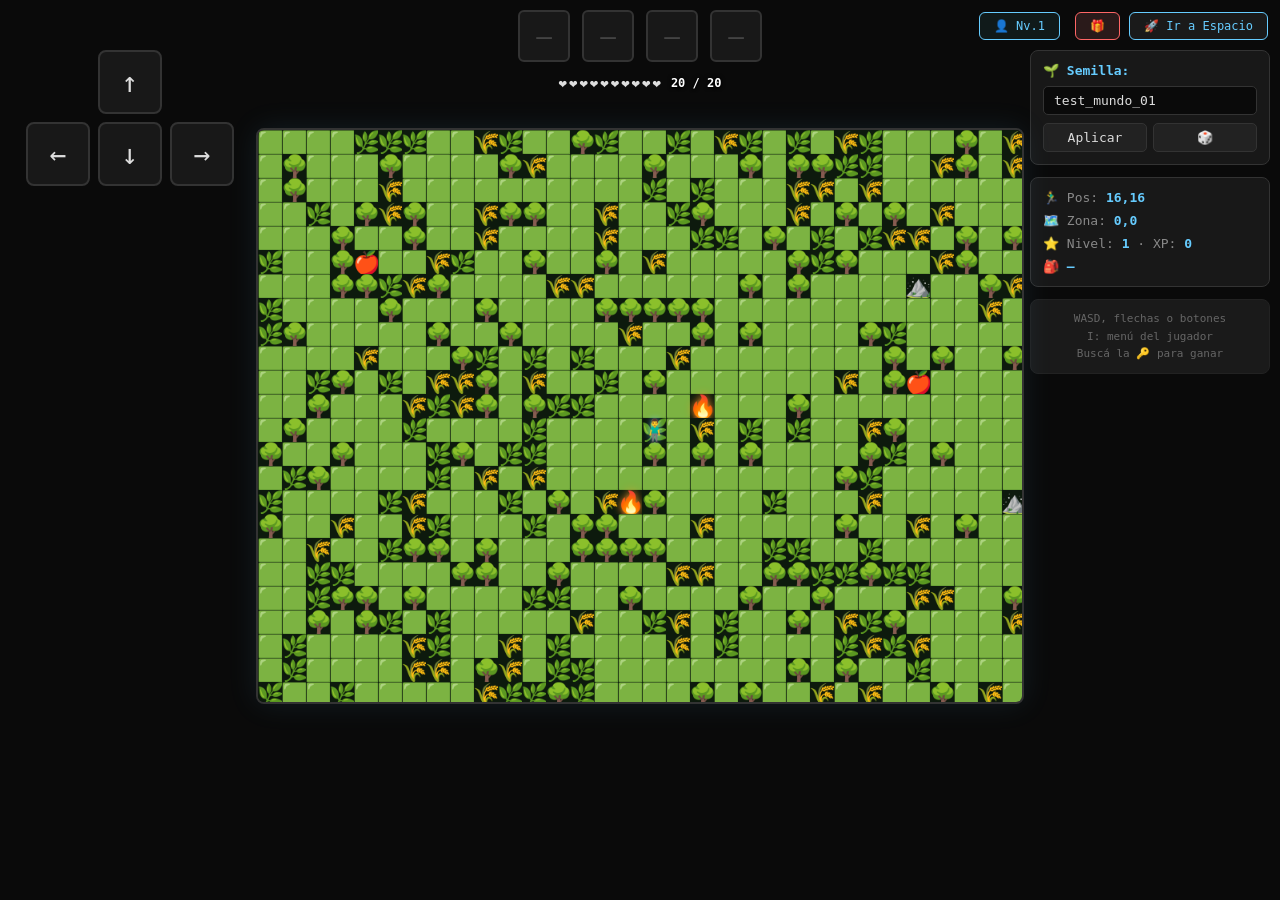
<file: index.html>
<!DOCTYPE html>
<html lang="es">
<head>
<meta charset="UTF-8">
<title>Roguelike · v2.10-alpha</title>
<link rel="stylesheet" href="css/estilo.css">
</head>
<body>
<button id="btn-tema" title="Cambiar tema">🌍 Tema: Tierra</button>
<button id="btn-cheat" title="Cheat: cargar/limpiar equipables">🎁</button>
<button id="btn-jugador" title="Menú del jugador">👤 Nv.1</button>

<!-- ═══════════════════════════════════════════════════════════ -->
<!--  LAYOUT PRINCIPAL: 3 columnas (20% / 60% / 20%)             -->
<!-- ═══════════════════════════════════════════════════════════ -->
<div id="layout">

  <!-- ─── Columna izquierda: botones de movimiento ─── -->
  <div id="col-izquierda">
    <div id="botones-movimiento">
      <div class="fila">
        <button class="btn-mover" data-dir="arriba">↑</button>
      </div>
      <div class="fila">
        <button class="btn-mover" data-dir="izquierda">←</button>
        <button class="btn-mover" data-dir="abajo">↓</button>
        <button class="btn-mover" data-dir="derecha">→</button>
      </div>
    </div>
  </div>

  <!-- ─── Columna centro: objetos arriba, mapa, barra abajo ─── -->
  <div id="col-centro">

    <!-- Slots de objetos equipados (arriba del mapa) -->
    <div id="slots-equipados">
      <div class="slot-equipado" id="slot-hacha">—</div>
      <div class="slot-equipado" id="slot-pico">—</div>
      <div class="slot-equipado" id="slot-linterna">—</div>
      <div class="slot-equipado" id="slot-barco">—</div>
    </div>

<!-- Corazones de HP (F28 fase 9) -->
<div id="hp-corazones" aria-label="Vida del jugador">
  <div id="hp-corazones-iconos"></div>
  <span id="hp-corazones-numero">20 / 20</span>
</div>

<!-- Barra de stamina (rotura) -->
<div id="barra-stamina">
  <div id="barra-stamina-relleno"></div>
</div>

    <!-- Mapa (viewport) -->
    <div id="pantalla">
      <div id="mapa"></div>
      <div id="jugador-fijo"></div>
    </div>

  </div>

  <!-- ─── Columna derecha: semilla + HUD ─── -->
  <div id="col-derecha">

    <!-- Semilla -->
    <div id="controles-semilla">
      <label>🌱 Semilla:</label>
      <input id="input-semilla" type="text" value="test_mundo_01" size="18">
      <div class="botones-semilla">
        <button id="btn-aplicar">Aplicar</button>
        <button id="btn-random">🎲</button>
      </div>
    </div>

    <!-- HUD -->
    <div id="hud">
      <div>🏃‍♂️ Pos: <strong id="pos">0,0</strong></div>
      <div>🗺️ Zona: <strong id="zona">0</strong></div>
      <div>⭐ Nivel: <strong id="nivel-jugador">1</strong> · XP: <strong id="xp-jugador">0</strong></div>
      <div>🎒 <strong id="inventario">—</strong></div>
    </div>

    <div id="ayuda">
  WASD, flechas o botones<br>
  I: menú del jugador<br>
  <span id="ayuda-objetivo"></span>
</div>

  </div>

</div>

<!-- Overlay -->
<div id="overlay">
  <div class="titulo" id="ovTitulo"></div>
  <div class="subtitulo" id="ovSubtitulo"></div>
</div>

<script src="js/core/temas/tema-tierra.js"></script>
<script src="js/core/temas/tema-espacio.js"></script>
<script src="js/core/config.js"></script>
<script src="js/core/ruido.js"></script>
<script src="js/core/tiles.js"></script>
<script src="js/core/rng.js"></script>
<script src="js/world/biomas.js"></script>
<script src="js/world/mundo.js"></script>
<script src="js/systems/camara.js"></script>
<script src="js/core/estado.js"></script>
<script src="js/systems/progresion.js"></script>
<script src="js/world/chunks.js"></script>
<script src="js/entities/items.js"></script>
<script src="js/systems/equipamiento.js"></script>
<script src="js/systems/ciclo.js"></script>
<script src="js/entities/mobs.js"></script>
<script src="js/systems/loot.js"></script>
<script src="js/entities/enemigos.js"></script>
<script src="js/systems/efectos.js"></script>
<script src="js/systems/barra-timing.js"></script>
<script src="js/ui/render.js"></script>
<script src="js/systems/ia.js"></script>
<script src="js/entities/jugador.js"></script>
<script src="js/ui/combate-ui.js"></script>
<script src="js/systems/combate.js"></script>
<script src="js/ui/menu-jugador.js"></script>
<script src="js/ui/victoria.js"></script>
<script src="js/core/input.js"></script>
<script src="js/systems/rotura.js"></script>
<script src="js/systems/barco.js"></script>
<script src="js/systems/cheats.js"></script>
<script src="js/main.js"></script>

</body>
</html>
</file>
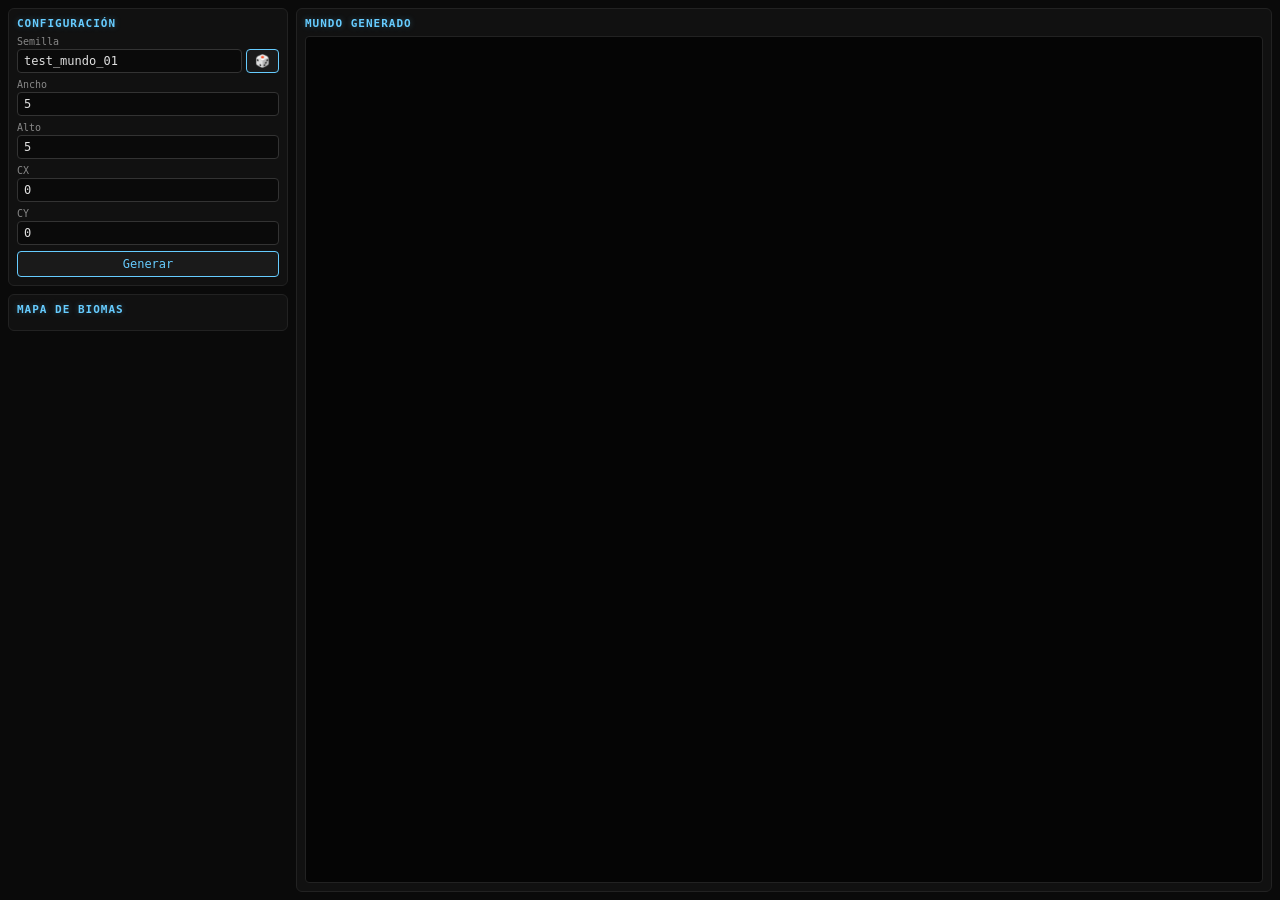
<file: auditor/auditor.html>
<!DOCTYPE html>
<html lang="es">
<head>
  <meta charset="UTF-8">
  <title>Auditor de Semillas · Game_RPG</title>
  <link rel="stylesheet" href="auditor.css">
</head>
<body>
  <div class="layout">

    <!-- ═══ TARJETA IZQUIERDA ═══ -->
    <aside class="tarjeta-izq">
      <section class="bloque">
        <h2>Configuración</h2>
        <label>Semilla
  <div style="display:flex;gap:4px">
    <input type="text" id="input-semilla" value="test_mundo_01">
    <button id="btn-random" title="Semilla aleatoria">🎲</button>
  </div>
</label>
        <label>Ancho <input type="number" id="input-ancho" value="5" min="1" max="10"></label>
        <label>Alto <input type="number" id="input-alto" value="5" min="1" max="10"></label>
        <label>CX <input type="number" id="input-cx" value="0" min="-50" max="50"></label>
        <label>CY <input type="number" id="input-cy" value="0" min="-50" max="50"></label>
        <button id="btn-generar">Generar</button>
      </section>

      <section class="bloque">
        <h2>Mapa de biomas</h2>
        <div class="matriz-simplificada" id="matriz-simplificada"></div>
      </section>
    </aside>

    <!-- ═══ TARJETA DERECHA ═══ -->
    <main class="tarjeta-der">
      <h2>Mundo generado</h2>
      <div class="mundo-wrapper" id="mundo-wrapper">
        <div class="mundo" id="mundo"></div>
      </div>
    </main>

  </div>

  <script src="../js/core/config.js"></script>
  <script src="../js/core/tiles.js"></script>
  <script src="../js/core/rng.js"></script>
  <script src="../js/world/biomas.js"></script>
  <script src="../js/world/mundo.js"></script>
  <script src="../js/world/chunks.js"></script>
  <script src="../js/entities/items.js"></script>
  <script src="auditor.js"></script>
</body>
</html>
</file>
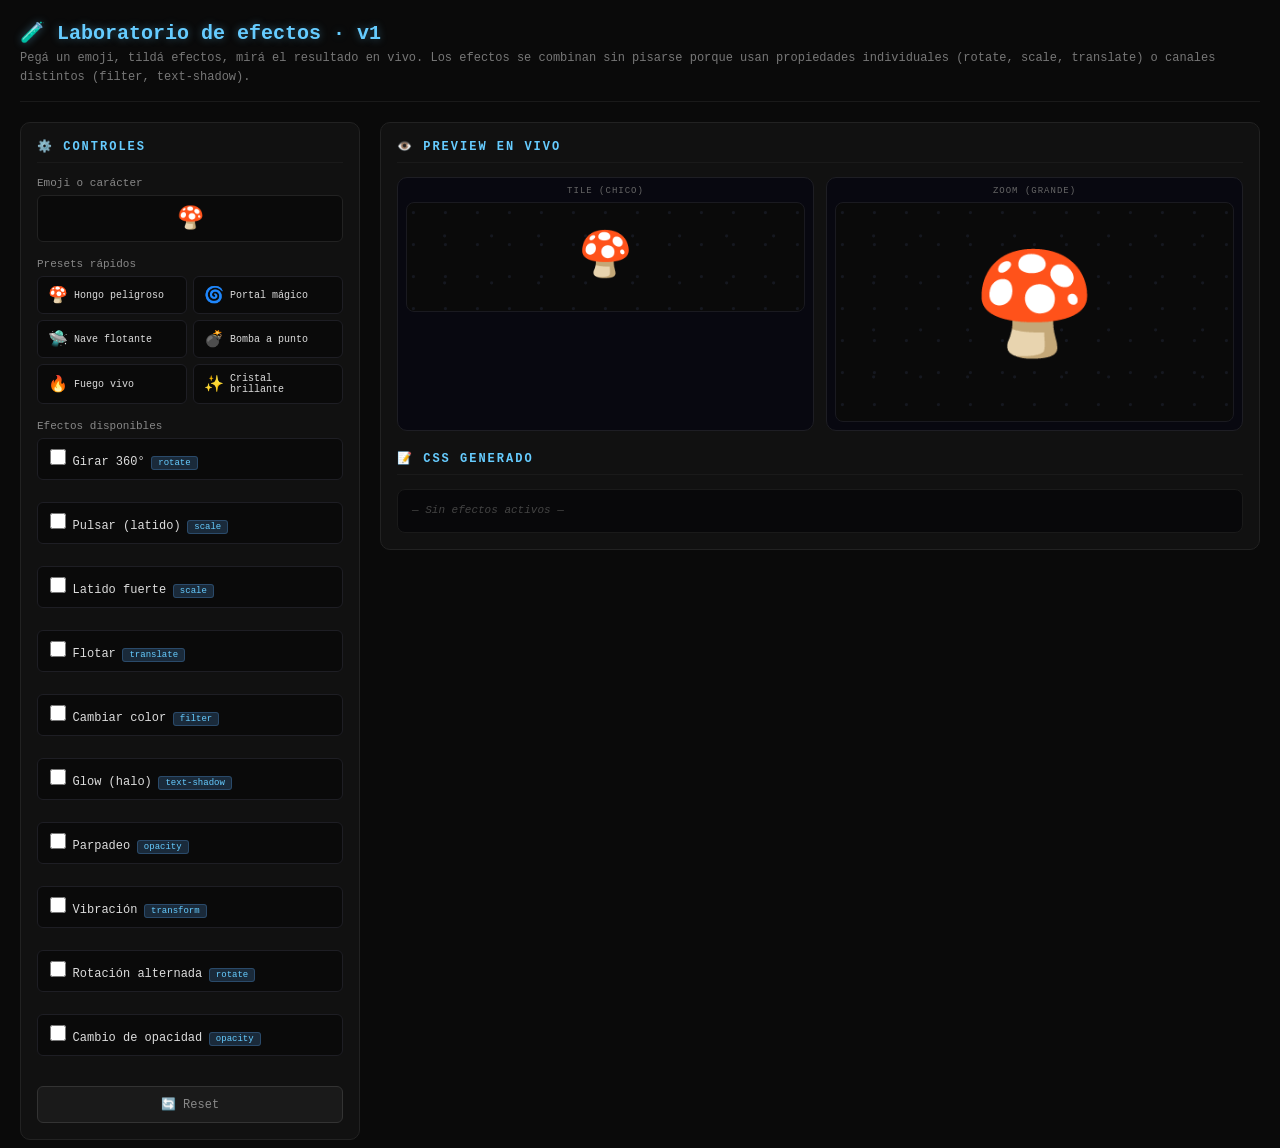
<file: auditor/laboratorio-v1.html>
<!DOCTYPE html>
<html lang="es">
<head>
<meta charset="UTF-8">
<title>🧪 Laboratorio de efectos · v1</title>
<style>
  * { box-sizing: border-box; margin: 0; padding: 0; }
  body {
    background: #0a0a0a;
    color: #ddd;
    font-family: monospace;
    padding: 20px;
    min-height: 100vh;
  }
  h1 {
    font-size: 20px;
    color: #6cf;
    margin-bottom: 4px;
    text-shadow: 0 0 8px rgba(102, 204, 255, 0.4);
  }
  .subtitulo {
    font-size: 12px;
    color: #777;
    margin-bottom: 20px;
    padding-bottom: 14px;
    border-bottom: 1px solid #1a1a1a;
    line-height: 1.6;
  }

  /* ── Layout de dos columnas ── */
  .layout {
    display: grid;
    grid-template-columns: 340px 1fr;
    gap: 20px;
    align-items: start;
  }
  @media (max-width: 820px) {
    .layout { grid-template-columns: 1fr; }
  }

  /* ── Paneles ── */
  .panel {
    background: #111;
    border: 1px solid #222;
    border-radius: 10px;
    padding: 16px;
  }
  .panel h2 {
    font-size: 12px;
    color: #6cf;
    text-transform: uppercase;
    letter-spacing: 2px;
    margin-bottom: 14px;
    padding-bottom: 8px;
    border-bottom: 1px solid #1a1a1a;
  }

  /* ── Campo de entrada de emoji ── */
  .campo {
    margin-bottom: 16px;
  }
  .campo label {
    display: block;
    font-size: 11px;
    color: #888;
    margin-bottom: 6px;
  }
  .campo input[type="text"] {
    width: 100%;
    background: #0a0a0a;
    border: 1px solid #222;
    border-radius: 6px;
    padding: 10px 12px;
    color: #ddd;
    font-family: monospace;
    font-size: 22px;
    text-align: center;
    outline: none;
    transition: border-color 0.15s;
  }
  .campo input[type="text"]:focus {
    border-color: #6cf;
    box-shadow: 0 0 8px rgba(102, 204, 255, 0.2);
  }

  /* ── Lista de efectos (checkboxes) ── */
  .efectos {
    display: flex;
    flex-direction: column;
    gap: 8px;
  }
  .efecto {
    display: flex;
    align-items: center;
    gap: 10px;
    padding: 10px 12px;
    background: #0a0a0a;
    border: 1px solid #1e1e24;
    border-radius: 6px;
    cursor: pointer;
    transition: border-color 0.15s, background 0.15s;
    user-select: none;
  }
  .efecto:hover {
    border-color: #2a4a6a;
  }
  .efecto.activo {
    background: #0f1a24;
    border-color: #6cf;
  }
  .efecto input[type="checkbox"] {
    accent-color: #6cf;
    width: 16px;
    height: 16px;
    cursor: pointer;
    flex-shrink: 0;
  }
  .efecto-label {
    font-size: 12px;
    color: #ddd;
    flex: 1;
  }
  .efecto-badge {
    font-size: 9px;
    color: #6cf;
    background: #1a2a3a;
    border: 1px solid #2a4a6a;
    border-radius: 3px;
    padding: 1px 6px;
    white-space: nowrap;
  }

  /* ── Panel derecho: previews + CSS ── */
  .preview-panel {
    position: sticky;
    top: 20px;
  }

  /* Grid de 2 previews */
  .previews {
    display: grid;
    grid-template-columns: 1fr 1fr;
    gap: 12px;
    margin-bottom: 20px;
  }
  @media (max-width: 600px) {
    .previews { grid-template-columns: 1fr; }
  }

  .preview-box {
    background: #080810;
    border: 1px solid #1e1e24;
    border-radius: 10px;
    padding: 8px;
    display: flex;
    flex-direction: column;
    gap: 6px;
  }
  .preview-label {
    font-size: 9px;
    color: #666;
    text-transform: uppercase;
    letter-spacing: 1px;
    text-align: center;
  }

  /* Área base: fondo, centrado, overflow */
  .preview-area {
    background:
      radial-gradient(circle at 20% 30%, #151820 1px, transparent 2px),
      radial-gradient(circle at 80% 70%, #151820 1px, transparent 2px),
      #0a0a0a;
    background-size: 32px 32px, 47px 47px, auto;
    border: 1px solid #1a1a20;
    border-radius: 8px;
    display: flex;
    align-items: center;
    justify-content: center;
    line-height: 1;
    overflow: hidden;
  }

  /* Tamaños distintos por preview */
  .preview-chico .preview-area {
    min-height: 110px;
    font-size: 44px;
  }
  .preview-grande .preview-area {
    min-height: 220px;
    font-size: 100px;
  }

  /* El emoji en sí */
  .preview-area .target {
    display: inline-block;
    will-change: transform, filter;
    transform-origin: center center;
  }

  /* ── Bloque de CSS generado ── */
  .css-output {
    background: #08080a;
    border: 1px solid #1a1a1a;
    border-radius: 8px;
    padding: 12px 14px;
    font-size: 11px;
    color: #9cd;
    line-height: 1.6;
    white-space: pre-wrap;
    word-break: break-word;
    max-height: 240px;
    overflow-y: auto;
    font-family: monospace;
  }
  .css-output .vacio {
    color: #444;
    font-style: italic;
  }

  /* ── Botones ── */
  .acciones {
    display: flex;
    gap: 8px;
    margin-top: 12px;
  }
  .btn {
    flex: 1;
    background: #1a2a3a;
    border: 1px solid #2a4a6a;
    color: #6cf;
    padding: 10px 14px;
    border-radius: 6px;
    font-family: monospace;
    font-size: 12px;
    cursor: pointer;
    transition: background 0.15s, border-color 0.15s;
  }
  .btn:hover {
    background: #2a3a5a;
    border-color: #6cf;
  }
  .btn.secundario {
    background: #1a1a1a;
    border-color: #333;
    color: #888;
  }
  .btn.secundario:hover {
    background: #222;
    border-color: #555;
    color: #ddd;
  }

  /* ═══════════════════════════════════════════════
     CLASES DE EFECTOS
     Cada efecto usa una propiedad individual (rotate, scale, translate)
     o un canal distinto (filter, text-shadow). Así se combinan sin
     pisarse entre sí.
     ═══════════════════════════════════════════════ */

    /* ═══════════════════════════════════════════════════════
     EFECTOS ANIMADOS: solo keyframes, sin clase CSS.
     El JS los combina en una sola `animation:` con comas.
     Así spin + pulse + float + hue corren sin pisarse.
     ═══════════════════════════════════════════════════════ */

  @keyframes efecto-spin {
    from { rotate: 0deg; }
    to   { rotate: 360deg; }
  }

    @keyframes efecto-pulse {
    0%, 100% { scale: 1; }
    50%      { scale: var(--pulse-scale-max, 1.2); }
  }

    @keyframes efecto-float {
    0%, 100% { translate: 0 0; }
    50%      { translate: 0 calc(-1 * var(--float-height, 10px)); }
  }

    @keyframes efecto-hue {
    from { filter: hue-rotate(0deg); }
    to   { filter: hue-rotate(var(--hue-max, 360deg)); }
  }

    @keyframes efecto-latido-fuerte {
    0%, 100% { scale: 1; }
    50%      { scale: var(--latido-fuerte-scale-max, 1.5); }
  }

    @keyframes efecto-parpadeo {
    0%, 100% { opacity: 1; }
    50%      { opacity: 0.15; }
  }

  @keyframes efecto-vibrar {
    0%, 100% { transform: translate(0, 0) rotate(0deg); }
    20%      { transform: translate(calc(-2px * var(--vibrar-intensity, 1)), calc(1px * var(--vibrar-intensity, 1))) rotate(calc(-3deg * var(--vibrar-intensity, 1))); }
    40%      { transform: translate(calc(2px * var(--vibrar-intensity, 1)), calc(-1px * var(--vibrar-intensity, 1))) rotate(calc(3deg * var(--vibrar-intensity, 1))); }
    60%      { transform: translate(calc(-1px * var(--vibrar-intensity, 1)), calc(2px * var(--vibrar-intensity, 1))) rotate(calc(-2deg * var(--vibrar-intensity, 1))); }
    80%      { transform: translate(calc(1px * var(--vibrar-intensity, 1)), calc(-2px * var(--vibrar-intensity, 1))) rotate(calc(2deg * var(--vibrar-intensity, 1))); }
  }

  @keyframes efecto-rotacion-alterna {
    from { rotate: 0deg; }
    to   { rotate: 180deg; }
  }

  @keyframes efecto-cambio-opacidad {
    0%, 100% { opacity: 1; }
    50%      { opacity: 0.5; }
  }
    /* ── Glow: efecto estático, controlado por --glow-shadow inline ── */
  .fx-glow {
    text-shadow: var(--glow-shadow, 0 0 10px #6cf);
  }

  /* ── Formato del CSS generado ── */
  .css-output .tag {
    display: inline-block;
    font-size: 9px;
    color: #6cf;
    background: #1a2a3a;
    border: 1px solid #2a4a6a;
    border-radius: 3px;
    padding: 1px 6px;
    margin: 6px 0 4px;
    letter-spacing: 1px;
  }
  .css-output code {
    color: #9cd;
    background: #0f1a24;
    padding: 0 4px;
    border-radius: 3px;
  }

  /* ── Paneles de parámetros ── */
  .efecto-wrapper {
    margin-bottom: 8px;
  }
  .efecto-wrapper .parametros {
    display: none;
    flex-direction: column;
    gap: 8px;
    padding: 12px;
    background: #0d1014;
    border: 1px solid #1e2a34;
    border-top: none;
    border-radius: 0 0 6px 6px;
    margin-top: -1px;
  }
  .efecto-wrapper.activo .parametros {
    display: flex;
  }
  .efecto-wrapper.activo .efecto {
    border-radius: 6px 6px 0 0;
  }

  .param {
    display: grid;
    grid-template-columns: 75px 1fr 50px;
    gap: 8px;
    align-items: center;
    font-size: 10px;
    color: #999;
  }
  .param > span:first-child {
    color: #888;
  }
  .param input[type="range"] {
    width: 100%;
    accent-color: #6cf;
  }
  .param select {
    grid-column: 2 / 4;
    background: #0a0a0a;
    border: 1px solid #222;
    border-radius: 4px;
    color: #ddd;
    font-family: monospace;
    font-size: 10px;
    padding: 5px 8px;
    cursor: pointer;
  }
    .param input[type="color"] {
    grid-column: 2 / 4;
    width: 100%;
    height: 30px;
    background: #0a0a0a;
    border: 1px solid #222;
    border-radius: 4px;
    cursor: pointer;
    padding: 2px;
  }
  .param input[type="color"]:focus {
    outline: none;
    border-color: #6cf;
  }
  .param select:focus {
    outline: none;
    border-color: #6cf;
  }
  .param-valor {
    color: #6cf;
    font-size: 10px;
    text-align: right;
    font-weight: bold;
  }

  /* ── Aviso de conflictos ── */
  .aviso-conflictos {
    display: none;
    flex-direction: column;
    gap: 8px;
    background: #2a1f0a;
    border: 1px solid #6a4a1a;
    border-radius: 8px;
    padding: 12px 14px;
    margin-bottom: 16px;
    font-size: 11px;
    color: #fda;
    line-height: 1.5;
  }
  .aviso-conflictos.visible {
    display: flex;
  }
  .aviso-conflictos-titulo {
    font-weight: bold;
    color: #fc8;
    margin-bottom: 4px;
  }
  .aviso-conflictos-canal {
    color: #6cf;
    background: #1a2a3a;
    padding: 0 6px;
    border-radius: 3px;
    font-size: 10px;
    margin: 0 3px;
  }
  .aviso-conflictos-botones {
    display: flex;
    gap: 6px;
    flex-wrap: wrap;
    margin-top: 4px;
  }
  .aviso-conflictos-botones button {
    background: #3a2a0a;
    border: 1px solid #6a4a1a;
    color: #fc8;
    padding: 5px 10px;
    border-radius: 4px;
    font-family: monospace;
    font-size: 10px;
    cursor: pointer;
    transition: background 0.15s;
  }
  .aviso-conflictos-botones button:hover {
    background: #5a3f0a;
    border-color: #fc8;
  }

  /* ── Presets rápidos ── */
  .presets {
    display: grid;
    grid-template-columns: repeat(2, 1fr);
    gap: 6px;
  }
  .preset-btn {
    display: flex;
    align-items: center;
    gap: 6px;
    padding: 8px 10px;
    background: #0a0a0a;
    border: 1px solid #1e1e24;
    border-radius: 6px;
    color: #ddd;
    font-family: monospace;
    font-size: 10px;
    text-align: left;
    cursor: pointer;
    transition: border-color 0.15s, background 0.15s;
  }
  .preset-btn:hover {
    border-color: #6cf;
    background: #0f1a24;
  }
  .preset-btn:active {
    transform: scale(0.97);
  }
  .preset-emoji {
    font-size: 16px;
    flex-shrink: 0;
  } 
</style>
</head>
<body>

<h1>🧪 Laboratorio de efectos · v1</h1>
<div class="subtitulo">
  Pegá un emoji, tildá efectos, mirá el resultado en vivo. Los efectos se combinan sin pisarse porque usan propiedades individuales (<code>rotate</code>, <code>scale</code>, <code>translate</code>) o canales distintos (<code>filter</code>, <code>text-shadow</code>).
</div>

<div class="layout">

  <!-- ═══════════════ PANEL IZQUIERDO: CONTROLES ═══════════════ -->
  <div class="panel">
    <h2>⚙️ Controles</h2>

        <div class="campo">
      <label for="emoji-input">Emoji o carácter</label>
      <input type="text" id="emoji-input" value="🍄" maxlength="10" autocomplete="off">
    </div>

    <div class="campo">
      <label>Presets rápidos</label>
      <div class="presets" id="lista-presets"></div>
    </div>

    <div class="campo">
      <label>Efectos disponibles</label>
      <div class="efectos" id="lista-efectos">

        <div class="efecto-wrapper" data-wrapper="spin">
          <label class="efecto" data-efecto="spin">
            <input type="checkbox" data-efecto="spin">
            <span class="efecto-label">Girar 360°</span>
            <span class="efecto-badge">rotate</span>
          </label>
          <div class="parametros">
            <label class="param">
              <span>Velocidad</span>
              <input type="range" data-param="spin-duration" min="0.5" max="6" step="0.1" value="2">
              <span class="param-valor" data-valor="spin-duration">2.0s</span>
            </label>
            <label class="param">
              <span>Dirección</span>
              <select data-param="spin-direction">
                <option value="normal">Horaria ⟳</option>
                <option value="reverse">Antihoraria ⟲</option>
                <option value="alternate">Alternada ⇄</option>
              </select>
            </label>
          </div>
        </div>

        <div class="efecto-wrapper" data-wrapper="pulse">
          <label class="efecto" data-efecto="pulse">
            <input type="checkbox" data-efecto="pulse">
            <span class="efecto-label">Pulsar (latido)</span>
            <span class="efecto-badge">scale</span>
          </label>
          <div class="parametros">
            <label class="param">
              <span>Velocidad</span>
              <input type="range" data-param="pulse-duration" min="0.3" max="3" step="0.1" value="1">
              <span class="param-valor" data-valor="pulse-duration">1.0s</span>
            </label>
            <label class="param">
              <span>Escala máx</span>
              <input type="range" data-param="pulse-scaleMax" min="1.05" max="1.6" step="0.05" value="1.2">
              <span class="param-valor" data-valor="pulse-scaleMax">1.20</span>
            </label>
          </div>
        </div>
        <div class="efecto-wrapper" data-wrapper="latido-fuerte">
          <label class="efecto" data-efecto="latido-fuerte">
            <input type="checkbox" data-efecto="latido-fuerte">
            <span class="efecto-label">Latido fuerte</span>
            <span class="efecto-badge">scale</span>
          </label>
          <div class="parametros">
            <label class="param">
              <span>Velocidad</span>
              <input type="range" data-param="latido-fuerte-duration" min="0.2" max="2" step="0.1" value="0.7">
              <span class="param-valor" data-valor="latido-fuerte-duration">0.7s</span>
            </label>
            <label class="param">
              <span>Escala máx</span>
              <input type="range" data-param="latido-fuerte-scaleMax" min="1.2" max="2.2" step="0.05" value="1.5">
              <span class="param-valor" data-valor="latido-fuerte-scaleMax">1.50</span>
            </label>
          </div>
        </div>

        <div class="efecto-wrapper" data-wrapper="float">
          <label class="efecto" data-efecto="float">
            <input type="checkbox" data-efecto="float">
            <span class="efecto-label">Flotar</span>
            <span class="efecto-badge">translate</span>
          </label>
          <div class="parametros">
            <label class="param">
              <span>Velocidad</span>
              <input type="range" data-param="float-duration" min="0.5" max="4" step="0.1" value="1.5">
              <span class="param-valor" data-valor="float-duration">1.5s</span>
            </label>
            <label class="param">
              <span>Altura</span>
              <input type="range" data-param="float-height" min="2" max="40" step="1" value="10">
              <span class="param-valor" data-valor="float-height">10px</span>
            </label>
          </div>
        </div>

                <div class="efecto-wrapper" data-wrapper="hue">
          <label class="efecto" data-efecto="hue">
            <input type="checkbox" data-efecto="hue">
            <span class="efecto-label">Cambiar color</span>
            <span class="efecto-badge">filter</span>
          </label>
          <div class="parametros">
            <label class="param">
              <span>Velocidad</span>
              <input type="range" data-param="hue-duration" min="0.5" max="12" step="0.5" value="4">
              <span class="param-valor" data-valor="hue-duration">4.0s</span>
            </label>
            <label class="param">
              <span>Rango</span>
              <input type="range" data-param="hue-degrees" min="60" max="720" step="30" value="360">
              <span class="param-valor" data-valor="hue-degrees">360°</span>
            </label>
          </div>
        </div>

        <div class="efecto-wrapper" data-wrapper="glow">
          <label class="efecto" data-efecto="glow">
            <input type="checkbox" data-efecto="glow">
            <span class="efecto-label">Glow (halo)</span>
            <span class="efecto-badge">text-shadow</span>
          </label>
          <div class="parametros">
            <label class="param">
              <span>Color</span>
              <input type="color" data-param="glow-color" value="#66ccff">
            </label>
                        <label class="param">
              <span>Intensidad</span>
              <input type="range" data-param="glow-intensity" min="0.3" max="2.5" step="0.1" value="1">
              <span class="param-valor" data-valor="glow-intensity">1.0×</span>
            </label>
          </div>
        </div>

        <div class="efecto-wrapper" data-wrapper="parpadeo">
          <label class="efecto" data-efecto="parpadeo">
            <input type="checkbox" data-efecto="parpadeo">
            <span class="efecto-label">Parpadeo</span>
            <span class="efecto-badge">opacity</span>
          </label>
          <div class="parametros">
            <label class="param">
              <span>Velocidad</span>
              <input type="range" data-param="parpadeo-duration" min="0.2" max="2" step="0.1" value="0.6">
              <span class="param-valor" data-valor="parpadeo-duration">0.6s</span>
            </label>
          </div>
        </div>

        <div class="efecto-wrapper" data-wrapper="vibracion">
          <label class="efecto" data-efecto="vibracion">
            <input type="checkbox" data-efecto="vibracion">
            <span class="efecto-label">Vibración</span>
            <span class="efecto-badge">transform</span>
          </label>
          <div class="parametros">
            <label class="param">
              <span>Velocidad</span>
              <input type="range" data-param="vibracion-duration" min="0.1" max="1" step="0.05" value="0.3">
              <span class="param-valor" data-valor="vibracion-duration">0.3s</span>
            </label>
            <label class="param">
              <span>Intensidad</span>
              <input type="range" data-param="vibracion-intensity" min="0.5" max="3" step="0.1" value="1">
              <span class="param-valor" data-valor="vibracion-intensity">1.0×</span>
            </label>
          </div>
        </div>

        <div class="efecto-wrapper" data-wrapper="rotacion-alterna">
          <label class="efecto" data-efecto="rotacion-alterna">
            <input type="checkbox" data-efecto="rotacion-alterna">
            <span class="efecto-label">Rotación alternada</span>
            <span class="efecto-badge">rotate</span>
          </label>
          <div class="parametros">
            <label class="param">
              <span>Velocidad</span>
              <input type="range" data-param="rotacion-alterna-duration" min="0.5" max="4" step="0.1" value="1.5">
              <span class="param-valor" data-valor="rotacion-alterna-duration">1.5s</span>
            </label>
          </div>
        </div>

        <div class="efecto-wrapper" data-wrapper="cambio-opacidad">
          <label class="efecto" data-efecto="cambio-opacidad">
            <input type="checkbox" data-efecto="cambio-opacidad">
            <span class="efecto-label">Cambio de opacidad</span>
            <span class="efecto-badge">opacity</span>
          </label>
          <div class="parametros">
            <label class="param">
              <span>Velocidad</span>
              <input type="range" data-param="cambio-opacidad-duration" min="0.5" max="5" step="0.1" value="2">
              <span class="param-valor" data-valor="cambio-opacidad-duration">2.0s</span>
            </label>
          </div>
        </div>

      </div>
    </div>

    <div class="acciones">
      <button class="btn secundario" id="btn-reset">🔄 Reset</button>
    </div>

  </div>

    <!-- ═══════════════ PANEL DERECHO: PREVIEW ═══════════════ -->
  <div class="panel preview-panel">
    <h2>👁️ Preview en vivo</h2>
    <div class="aviso-conflictos" id="aviso-conflictos"></div>

    <div class="previews">
      <div class="preview-box preview-chico">
        <span class="preview-label">Tile (chico)</span>
        <div class="preview-area">
          <span class="target" data-preview="chico">🍄</span>
        </div>
      </div>
      <div class="preview-box preview-grande">
        <span class="preview-label">Zoom (grande)</span>
        <div class="preview-area">
          <span class="target" data-preview="grande">🍄</span>
        </div>
      </div>
    </div>

    <h2 style="margin-top: 20px;">📝 CSS generado</h2>
    <div class="css-output" id="css-output">
      <span class="vacio">— Sin efectos activos —</span>
    </div>

  </div>
<script>
  // ═══════════════════════════════════════════════════════════
  // LABORATORIO v1.3 — Detector de conflictos por canal
  // ═══════════════════════════════════════════════════════════
  // ═══════════════════════════════════════════════════════════
  // PRESETS: combinaciones guardadas
  // Cada preset define emoji + efectos activos + parámetros custom.
  // Agregar uno nuevo = sumar una entrada acá. No hace falta tocar HTML.
  // ═══════════════════════════════════════════════════════════
  const PRESETS = [
    {
      id: 'hongo-peligroso',
      nombre: 'Hongo peligroso',
      emoji: '🍄',
      efectos: ['pulse', 'hue', 'glow'],
      parametros: {
        pulse: { duration: 0.8, scaleMax: 1.3 },
        hue:   { duration: 3, degrees: 180 },
        glow:  { color: '#ff3366', intensity: 1.5 },
      },
    },
    {
      id: 'portal-magico',
      nombre: 'Portal mágico',
      emoji: '🌀',
      efectos: ['spin', 'pulse', 'glow'],
      parametros: {
        spin:  { duration: 4, direction: 'normal' },
        pulse: { duration: 2, scaleMax: 1.15 },
        glow:  { color: '#66ccff', intensity: 2.0 },
      },
    },
    {
      id: 'nave-flotante',
      nombre: 'Nave flotante',
      emoji: '🛸',
      efectos: ['float', 'glow'],
      parametros: {
        float: { duration: 2.5, height: 12 },
        glow:  { color: '#4aff8a', intensity: 1.3 },
      },
    },
    {
      id: 'bomba-a-punto',
      nombre: 'Bomba a punto',
      emoji: '💣',
      efectos: ['pulse', 'glow', 'float'],
      parametros: {
        pulse: { duration: 0.35, scaleMax: 1.25 },
        float: { duration: 0.15, height: 3 },
        glow:  { color: '#ff4400', intensity: 2.2 },
      },
    },
    {
      id: 'fuego-vivo',
      nombre: 'Fuego vivo',
      emoji: '🔥',
      efectos: ['pulse', 'hue', 'glow'],
      parametros: {
        pulse: { duration: 0.5, scaleMax: 1.25 },
        hue:   { duration: 2, degrees: 120 },
        glow:  { color: '#ffaa00', intensity: 1.8 },
      },
    },
    {
      id: 'cristal-brillante',
      nombre: 'Cristal brillante',
      emoji: '✨',
      efectos: ['spin', 'pulse', 'glow'],
      parametros: {
        spin:  { duration: 5, direction: 'alternate' },
        pulse: { duration: 1.5, scaleMax: 1.2 },
        glow:  { color: '#aa66ff', intensity: 1.6 },
      },
    },
  ];

  // ── Biblioteca de efectos ──
  const META = {
    spin:               { nombre: 'Girar 360°',         canal: 'rotate',      clase: null },
    pulse:              { nombre: 'Pulsar (latido)',    canal: 'scale',       clase: null },
    'latido-fuerte':    { nombre: 'Latido fuerte',      canal: 'scale',       clase: null },
    float:              { nombre: 'Flotar',             canal: 'translate',   clase: null },
    hue:                { nombre: 'Cambiar color',      canal: 'filter',      clase: null },
    glow:               { nombre: 'Glow (halo)',        canal: 'text-shadow', clase: 'fx-glow' },
    parpadeo:           { nombre: 'Parpadeo',           canal: 'opacity',     clase: null },
    vibracion:          { nombre: 'Vibración',          canal: 'transform',   clase: null },
    'rotacion-alterna': { nombre: 'Rotación alternada', canal: 'rotate',      clase: null },
    'cambio-opacidad':  { nombre: 'Cambio de opacidad', canal: 'opacity',     clase: null },
  };

    const PARAM_DEFAULTS = {
    spin:  { duration: 2, direction: 'normal' },
    pulse: { duration: 1, scaleMax: 1.2 },
    float: { duration: 1.5, height: 10 },
    hue:   { duration: 4, degrees: 360 },
    glow:  { color: '#66ccff', intensity: 1 },
    'latido-fuerte':    { duration: 0.7, scaleMax: 1.5 },
    parpadeo:           { duration: 0.6 },
    vibracion:          { duration: 0.3, intensity: 1 },
    'rotacion-alterna': { duration: 1.5 },
    'cambio-opacidad':  { duration: 2 },
  };

  const efectosActivos = new Set();
  const parametros = JSON.parse(JSON.stringify(PARAM_DEFAULTS));

  const inputEmoji   = document.getElementById('emoji-input');
  const targets      = document.querySelectorAll('.target');
  const checkboxes   = document.querySelectorAll('input[data-efecto]');
  const cssOutput    = document.getElementById('css-output');
  const btnReset     = document.getElementById('btn-reset');
  const avisoDiv     = document.getElementById('aviso-conflictos');

  // ═══════════════════════════════════════════════════════════
  // CONSTRUIR ANIMACIONES
  // ═══════════════════════════════════════════════════════════
    // Convierte un hex (#abc o #aabbcc) a rgba con alpha
  function hexToRgba(hex, alpha) {
    let h = hex.replace('#', '');
    if (h.length === 3) h = h[0]+h[0] + h[1]+h[1] + h[2]+h[2];
    const r = parseInt(h.substring(0, 2), 16);
    const g = parseInt(h.substring(2, 4), 16);
    const b = parseInt(h.substring(4, 6), 16);
    return `rgba(${r}, ${g}, ${b}, ${alpha})`;
  }

  // Genera la cadena completa de text-shadow para el glow
  function buildGlowShadow() {
    const { color, intensity } = parametros.glow;
    const base = 10 * intensity;
    return [
      `0 0 ${base}px ${hexToRgba(color, 1.0)}`,
      `0 0 ${base * 2}px ${hexToRgba(color, 0.6)}`,
      `0 0 ${base * 3}px ${hexToRgba(color, 0.4)}`,
    ].join(', ');
  }

  function construirAnimaciones() {
    const anims = [];
    if (efectosActivos.has('spin')) {
      anims.push(`efecto-spin ${parametros.spin.duration}s linear infinite ${parametros.spin.direction}`);
    }
        if (efectosActivos.has('pulse')) {
      anims.push(`efecto-pulse ${parametros.pulse.duration}s ease-in-out infinite`);
    }
    if (efectosActivos.has('latido-fuerte')) {
      anims.push(`efecto-latido-fuerte ${parametros['latido-fuerte'].duration}s ease-in-out infinite`);
    }
        if (efectosActivos.has('float')) {
      anims.push(`efecto-float ${parametros.float.duration}s ease-in-out infinite`);
    }
        if (efectosActivos.has('hue')) {
      anims.push(`efecto-hue ${parametros.hue.duration}s linear infinite`);
    }
    if (efectosActivos.has('parpadeo')) {
      anims.push(`efecto-parpadeo ${parametros.parpadeo.duration}s ease-in-out infinite`);
    }
    if (efectosActivos.has('vibracion')) {
      anims.push(`efecto-vibrar ${parametros.vibracion.duration}s ease-in-out infinite`);
    }
    if (efectosActivos.has('rotacion-alterna')) {
      anims.push(`efecto-rotacion-alterna ${parametros['rotacion-alterna'].duration}s linear infinite alternate`);
    }
    if (efectosActivos.has('cambio-opacidad')) {
      anims.push(`efecto-cambio-opacidad ${parametros['cambio-opacidad'].duration}s ease-in-out infinite`);
    }
    return anims;
  }

  // ═══════════════════════════════════════════════════════════
  // DETECTAR CONFLICTOS POR CANAL
  // Devuelve [{ canal, efectos: [id1, id2, ...] }, ...]
  // ═══════════════════════════════════════════════════════════
  function detectarConflictos() {
    const porCanal = {};
    efectosActivos.forEach(id => {
      const canal = META[id].canal;
      if (!porCanal[canal]) porCanal[canal] = [];
      porCanal[canal].push(id);
    });
    const conflictos = [];
    Object.keys(porCanal).forEach(canal => {
      if (porCanal[canal].length > 1) {
        conflictos.push({ canal, efectos: porCanal[canal] });
      }
    });
    return conflictos;
  }

  // ═══════════════════════════════════════════════════════════
  // RENDER
  // ═══════════════════════════════════════════════════════════
    function render() {
    const emoji = inputEmoji.value.trim() || '❓';

    targets.forEach(t => {
      // Reset total
      t.textContent = emoji;
      t.className = 'target';
      t.style.animation = '';
      t.style.removeProperty('--pulse-scale-max');
      t.style.removeProperty('--float-height');
      t.style.removeProperty('--hue-max');
      t.style.removeProperty('--glow-shadow');
      t.style.removeProperty('--latido-fuerte-scale-max');
      t.style.removeProperty('--vibrar-intensity');

      // Clases estáticas (glow)
      efectosActivos.forEach(id => {
        if (META[id] && META[id].clase) t.classList.add(META[id].clase);
      });

    // Variables CSS para parámetros que afectan @keyframes
      if (efectosActivos.has('pulse')) {
        t.style.setProperty('--pulse-scale-max', parametros.pulse.scaleMax);
      }
      if (efectosActivos.has('float')) {
        t.style.setProperty('--float-height', parametros.float.height + 'px');
      }
      if (efectosActivos.has('hue')) {
        t.style.setProperty('--hue-max', parametros.hue.degrees + 'deg');
      }
      if (efectosActivos.has('glow')) {
        t.style.setProperty('--glow-shadow', buildGlowShadow());
      }
            if (efectosActivos.has('latido-fuerte')) {
        t.style.setProperty('--latido-fuerte-scale-max', parametros['latido-fuerte'].scaleMax);
      }
      if (efectosActivos.has('vibracion')) {
        t.style.setProperty('--vibrar-intensity', parametros.vibracion.intensity);
      }

      // Animaciones compuestas
      const anims = construirAnimaciones();
      if (anims.length) t.style.animation = anims.join(', ');
    });

    // Labels + wrappers
    document.querySelectorAll('.efecto').forEach(label => {
      const id = label.dataset.efecto;
      const activo = efectosActivos.has(id);
      label.classList.toggle('activo', activo);
      const wrapper = label.closest('.efecto-wrapper');
      if (wrapper) wrapper.classList.toggle('activo', activo);
    });

    // Aviso de conflictos
    renderAvisoConflictos();

    // CSS generado
    actualizarCSS();
  }
  
  // ═══════════════════════════════════════════════════════════
  // AVISO DE CONFLICTOS
  // ═══════════════════════════════════════════════════════════
  function renderAvisoConflictos() {
    const conflictos = detectarConflictos();
    if (conflictos.length === 0) {
      avisoDiv.classList.remove('visible');
      avisoDiv.innerHTML = '';
      return;
    }

    avisoDiv.classList.add('visible');
    let html = '';

    conflictos.forEach(c => {
      const nombres = c.efectos.map(id => META[id].nombre).join(' y ');
      html += `<div class="aviso-conflictos-titulo">⚠️ Conflicto en canal <span class="aviso-conflictos-canal">${c.canal}</span></div>`;
      html += `<div>${nombres} comparten la misma propiedad CSS. Solo uno se verá.</div>`;
      html += '<div class="aviso-conflictos-botones">';
      c.efectos.forEach(id => {
        html += `<button data-mantener="${id}">Mantener ${META[id].nombre}</button>`;
      });
      html += '</div>';
    });

    avisoDiv.innerHTML = html;

    // Delegación de eventos para los botones "Mantener X"
    avisoDiv.querySelectorAll('[data-mantener]').forEach(btn => {
      btn.addEventListener('click', () => {
        const mantener = btn.dataset.mantener;
        // Encontrar el conflicto al que pertenece este botón
        const conflicto = conflictos.find(c => c.efectos.includes(mantener));
        if (!conflicto) return;
        // Desactivar todos los demás del mismo conflicto
        conflicto.efectos.forEach(id => {
          if (id !== mantener) {
            efectosActivos.delete(id);
            // Desmarcar el checkbox visual
            const cb = document.querySelector(`input[data-efecto="${id}"]`);
            if (cb) cb.checked = false;
          }
        });
        render();
      });
    });
  }

  // ═══════════════════════════════════════════════════════════
  // CSS GENERADO
  // ═══════════════════════════════════════════════════════════
  function actualizarCSS() {
    if (efectosActivos.size === 0) {
      cssOutput.innerHTML = '<span class="vacio">— Sin efectos activos —</span>';
      return;
    }

    const emoji = inputEmoji.value.trim() || '❓';

    const clases = [];
    efectosActivos.forEach(id => {
      if (META[id] && META[id].clase) clases.push(META[id].clase);
    });

        const anims = construirAnimaciones();
    const inlineStyles = [];
    if (anims.length) inlineStyles.push(`animation: ${anims.join(', ')}`);
    if (efectosActivos.has('pulse')) {
      inlineStyles.push(`--pulse-scale-max: ${parametros.pulse.scaleMax}`);
    }
    if (efectosActivos.has('float')) {
      inlineStyles.push(`--float-height: ${parametros.float.height}px`);
    }
    if (efectosActivos.has('hue')) {
      inlineStyles.push(`--hue-max: ${parametros.hue.degrees}deg`);
    }
    if (efectosActivos.has('glow')) {
      inlineStyles.push(`--glow-shadow: ${buildGlowShadow()}`);
    }
        if (efectosActivos.has('latido-fuerte')) {
      inlineStyles.push(`--latido-fuerte-scale-max: ${parametros['latido-fuerte'].scaleMax}`);
    }
    if (efectosActivos.has('vibracion')) {
      inlineStyles.push(`--vibrar-intensity: ${parametros.vibracion.intensity}`);
    }

    const classAttr = ' class="target' + (clases.length ? ' ' + clases.join(' ') : '') + '"';
    const styleAttr = inlineStyles.length ? ` style="${inlineStyles.join('; ')}"` : '';

    let html = '';
    html += '<span class="tag">HTML resultante</span>\n';
    html += `&lt;span${classAttr}${styleAttr}&gt;${emoji}&lt;/span&gt;\n\n`;
    html += `<span class="tag">Efectos activos (${efectosActivos.size})</span>\n`;
    efectosActivos.forEach(id => {
      html += `• ${META[id].nombre} — <code>${META[id].canal}</code>\n`;
    });

    cssOutput.innerHTML = html;
  }
  // ═══════════════════════════════════════════════════════════
  // SINCRONIZAR CONTROLES VISUALES CON EL ESTADO
  // Usado por Reset y por los presets.
  // ═══════════════════════════════════════════════════════════
  function sincronizarControlesDesdeParametros() {
    // 1. Checkboxes: marcados según efectosActivos
    checkboxes.forEach(cb => {
      cb.checked = efectosActivos.has(cb.dataset.efecto);
    });

    // 2. Inputs de parámetros: valor según parametros
    document.querySelectorAll('[data-param]').forEach(input => {
      const partes = input.dataset.param.split('-');
      const campo = partes.pop();
      const efecto = partes.join('-');
      const val = parametros[efecto]?.[campo];
      if (val !== undefined) input.value = val;
    });

    // 3. Labels de valores: texto formateado según parametros
    document.querySelectorAll('[data-valor]').forEach(el => {
      const partes = el.dataset.valor.split('-');
      const campo = partes.pop();
      const efecto = partes.join('-');
      const val = parametros[efecto]?.[campo];
      if (val !== undefined) {
        let unidad = '';
        let decimales = 1;
        if (campo === 'duration') unidad = 's';
        else if (campo === 'height') { unidad = 'px'; decimales = 0; }
        else if (campo === 'scaleMax') { decimales = 2; }
        else if (campo === 'degrees') { unidad = '°'; decimales = 0; }
        else if (campo === 'intensity') { unidad = '×'; decimales = 1; }
        el.textContent = parseFloat(val).toFixed(decimales) + unidad;
      }
    });
  }

  // ═══════════════════════════════════════════════════════════
  // CARGAR UN PRESET
  // ═══════════════════════════════════════════════════════════
  function cargarPreset(preset) {
    // 1. Resetear estado
    efectosActivos.clear();
    Object.keys(parametros).forEach(k => delete parametros[k]);
    Object.assign(parametros, JSON.parse(JSON.stringify(PARAM_DEFAULTS)));

    // 2. Aplicar emoji
    inputEmoji.value = preset.emoji;

    // 3. Activar efectos del preset
    preset.efectos.forEach(id => efectosActivos.add(id));

    // 4. Aplicar parámetros custom del preset (sobreescriben defaults)
    if (preset.parametros) {
      Object.entries(preset.parametros).forEach(([efecto, vals]) => {
        if (parametros[efecto]) Object.assign(parametros[efecto], vals);
      });
    }

    // 5. Sincronizar controles visuales y renderizar
    sincronizarControlesDesdeParametros();
    render();
  }

  // ═══════════════════════════════════════════════════════════
  // GENERAR BOTONES DE PRESETS
  // ═══════════════════════════════════════════════════════════
  function construirBotonesPresets() {
    const contenedor = document.getElementById('lista-presets');
    PRESETS.forEach(preset => {
      const btn = document.createElement('button');
      btn.className = 'preset-btn';
      btn.innerHTML = `<span class="preset-emoji">${preset.emoji}</span><span>${preset.nombre}</span>`;
      btn.addEventListener('click', () => cargarPreset(preset));
      contenedor.appendChild(btn);
    });
  }

  // ═══════════════════════════════════════════════════════════
  // EVENTOS
  // ═══════════════════════════════════════════════════════════
  inputEmoji.addEventListener('input', render);

  checkboxes.forEach(cb => {
    cb.addEventListener('change', () => {
      const id = cb.dataset.efecto;
      if (cb.checked) efectosActivos.add(id);
      else            efectosActivos.delete(id);
      render();
    });
  });

  document.querySelectorAll('[data-param]').forEach(input => {
    input.addEventListener('input', () => {
      const partes = input.dataset.param.split('-');
      const campo = partes.pop();
      const efecto = partes.join('-');
      if (!parametros[efecto]) return;
      let valor = input.value;
      if (input.type === 'range') valor = parseFloat(valor);
      parametros[efecto][campo] = valor;
            const label = document.querySelector(`[data-valor="${input.dataset.param}"]`);
      if (label && input.type === 'range') {
        let unidad = '';
        let decimales = 1;
        if (campo === 'duration') unidad = 's';
        else if (campo === 'height') { unidad = 'px'; decimales = 0; }
        else if (campo === 'scaleMax') { decimales = 2; }
        else if (campo === 'degrees') { unidad = '°'; decimales = 0; }
        else if (campo === 'intensity') { unidad = '×'; decimales = 1; }
        label.textContent = valor.toFixed(decimales) + unidad;
      }
      render();
    });
  });

   btnReset.addEventListener('click', () => {
    efectosActivos.clear();
    inputEmoji.value = '🍄';

    Object.keys(parametros).forEach(k => delete parametros[k]);
    Object.assign(parametros, JSON.parse(JSON.stringify(PARAM_DEFAULTS)));

    sincronizarControlesDesdeParametros();
    render();
  });

  // Arranque
  construirBotonesPresets();
  render();
</script>

</body>
</html>
</file>
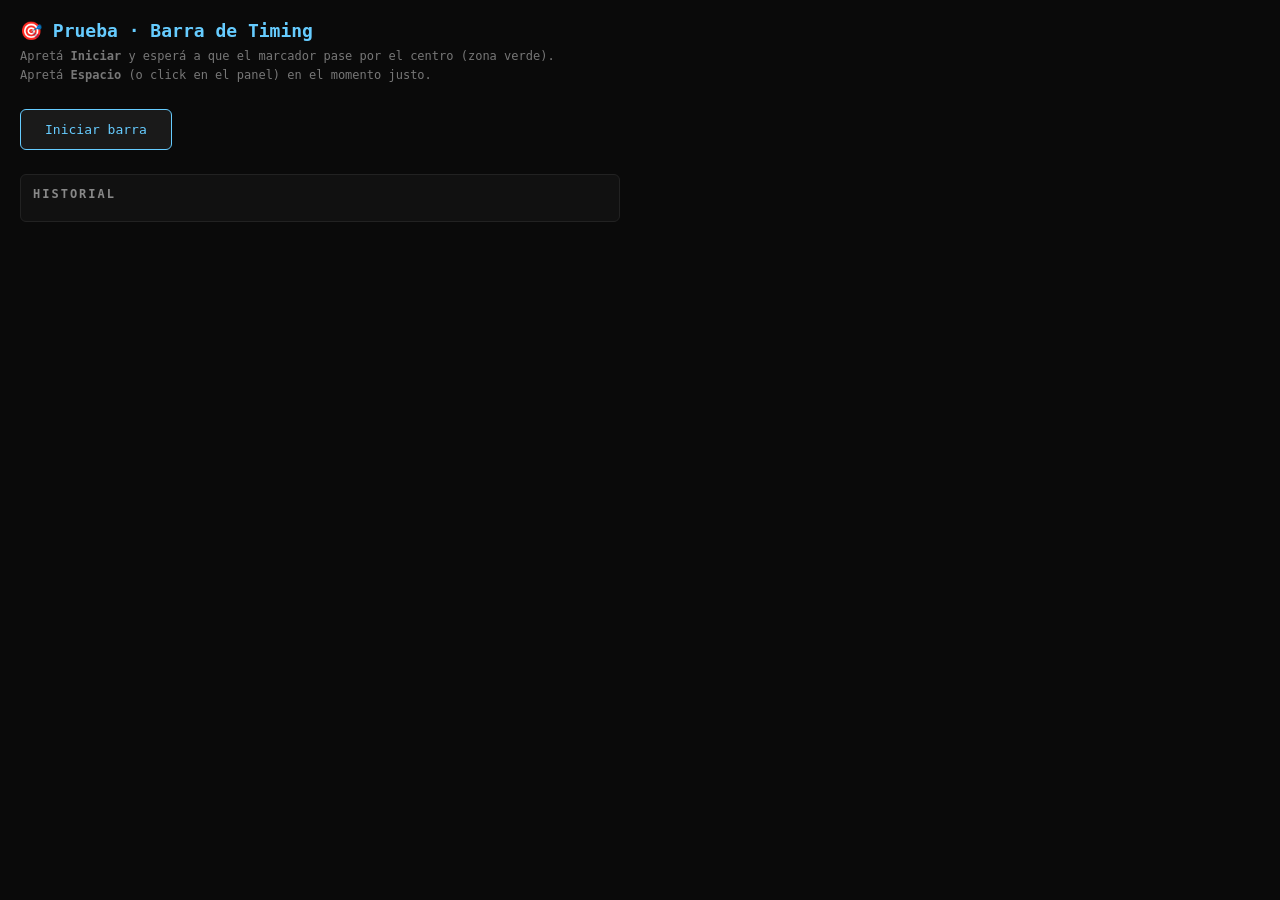
<file: pruebas/barra-timing.html>
<!DOCTYPE html>
<html lang="es">
<head>
<meta charset="UTF-8">
<title>Prueba · Barra de Timing</title>
<style>
  * { box-sizing: border-box; margin: 0; padding: 0; }
  body { background: #0a0a0a; color: #ddd; font-family: monospace; padding: 20px; min-height: 100vh; }
  h1 { color: #6cf; font-size: 18px; margin-bottom: 6px; }
  .subt { font-size: 12px; color: #777; margin-bottom: 24px; max-width: 600px; line-height: 1.6; }
  #btn-iniciar { background: #1a1a1a; border: 1px solid #6cf; color: #6cf; padding: 12px 24px; border-radius: 6px; font-family: monospace; font-size: 13px; cursor: pointer; }
  #btn-iniciar:hover { background: #6cf; color: #0a0a0a; box-shadow: 0 0 16px rgba(102, 204, 255, 0.6); }
  #btn-iniciar:disabled { opacity: 0.4; cursor: not-allowed; }
  #resultados { margin-top: 24px; padding: 12px; background: #111; border: 1px solid #222; border-radius: 6px; max-width: 600px; }
  #resultados h2 { font-size: 12px; color: #888; text-transform: uppercase; letter-spacing: 2px; margin-bottom: 8px; }
  #resultados .fila { padding: 6px 0; border-bottom: 1px solid #1a1a1a; font-size: 13px; }
  .pct { color: #6cf; font-weight: bold; }
  .perfecto { color: #5c5; }
  .aceptable { color: #e85; }
  .fallo { color: #d33; }
  #barra-timing-overlay {
    position: fixed; top: 0; right: 0; bottom: 0; left: 0;
    background: rgba(0, 0, 0, 0.7); display: flex;
    align-items: center; justify-content: center;
    z-index: 500; cursor: pointer;
  }
  #barra-timing-panel {
    background: #111; border: 2px solid #6cf; border-radius: 12px;
    padding: 24px 32px; box-shadow: 0 0 32px rgba(102, 204, 255, 0.4);
    min-width: 440px; text-align: center;
  }
  #barra-timing-panel.perfecto { border-color: #5c5; box-shadow: 0 0 32px rgba(85, 204, 85, 0.7); }
  #barra-timing-panel.aceptable { border-color: #e85; box-shadow: 0 0 32px rgba(238, 136, 85, 0.7); }
  #barra-timing-panel.fallo { border-color: #d33; box-shadow: 0 0 32px rgba(221, 51, 51, 0.7); }
  #barra-timing-titulo { font-size: 16px; color: #6cf; margin-bottom: 20px; font-weight: bold; }
  #barra-timing-barra {
    position: relative; width: 100%; height: 40px;
    background: #0a0a0a; border: 2px solid #333;
    border-radius: 6px; overflow: hidden; margin-bottom: 14px; display: flex;
  }
  #barra-timing-barra .zona { height: 100%; }
  .zona.roja-izq    { width: 25%; background: rgba(221, 51, 51, 0.6); }
  .zona.naranja-izq { width: 15%; background: rgba(238, 136, 85, 0.7); }
  .zona.verde       { width: 20%; background: rgba(85, 204, 85, 0.8); }
  .zona.naranja-der { width: 15%; background: rgba(238, 136, 85, 0.7); }
  .zona.roja-der    { width: 25%; background: rgba(221, 51, 51, 0.6); }
  #barra-timing-marcador {
    position: absolute; top: 0; width: 4px; height: 100%;
    background: #fff; box-shadow: 0 0 8px #fff, 0 0 16px #6cf;
    left: 0%; transform: translateX(-2px); pointer-events: none;
  }
  #barra-timing-hint { font-size: 10px; color: #888; text-transform: uppercase; letter-spacing: 2px; }
</style>
</head>
<body>

<h1>🎯 Prueba · Barra de Timing</h1>
<div class="subt">
  Apretá <strong>Iniciar</strong> y esperá a que el marcador pase por el centro (zona verde).<br>
  Apretá <strong>Espacio</strong> (o click en el panel) en el momento justo.
</div>

<button id="btn-iniciar">Iniciar barra</button>

<div id="resultados">
  <h2>Historial</h2>
</div>

<script>
"use strict";

window.BarraTiming = (() => {
  let activo = false, inicio = 0, duracion = 1500;
  let onResultado = null, frameId = null, teclaHandler = null;
  let contenedor = null, marcador = null;

  function iniciar(opciones) {
    if (activo) return;
    activo = true;
    duracion = opciones.duracionMs || 1500;
    onResultado = opciones.onResultado || (() => {});
    crearUI(opciones.titulo || "¡Apretá Espacio!");
    inicio = performance.now();
    animar();
    teclaHandler = (e) => {
      if (e.code === "Space" || e.key === " ") { e.preventDefault(); apretar(); }
    };
    document.addEventListener("keydown", teclaHandler);
  }

  function crearUI(titulo) {
    contenedor = document.createElement("div");
    contenedor.id = "barra-timing-overlay";
    contenedor.innerHTML = `
      <div id="barra-timing-panel">
        <div id="barra-timing-titulo">${titulo}</div>
        <div id="barra-timing-barra">
          <div class="zona roja-izq"></div>
          <div class="zona naranja-izq"></div>
          <div class="zona verde"></div>
          <div class="zona naranja-der"></div>
          <div class="zona roja-der"></div>
          <div id="barra-timing-marcador"></div>
        </div>
        <div id="barra-timing-hint">Espacio para apretar</div>
      </div>
    `;
    document.body.appendChild(contenedor);
    marcador = document.getElementById("barra-timing-marcador");
    contenedor.addEventListener("click", (e) => { e.stopPropagation(); apretar(); });
  }

  function animar() {
    if (!activo) return;
    const transcurrido = performance.now() - inicio;
    const progreso = Math.min(1, transcurrido / duracion);
    if (marcador) marcador.style.left = (progreso * 100) + "%";
    if (progreso >= 1) { terminar(0); return; }
    frameId = requestAnimationFrame(animar);
  }

  function apretar() {
    if (!activo) return;
    const transcurrido = performance.now() - inicio;
    const posicion = Math.min(100, (transcurrido / duracion) * 100);
    const distanciaAlCentro = Math.abs(posicion - 50);
    const precision = Math.max(0, 1 - distanciaAlCentro / 50);
    terminar(precision);
  }

  function terminar(precision) {
    activo = false;
    if (frameId) { cancelAnimationFrame(frameId); frameId = null; }
    if (teclaHandler) { document.removeEventListener("keydown", teclaHandler); teclaHandler = null; }
    const panel = document.getElementById("barra-timing-panel");
    if (panel) panel.classList.add(claseDePrecision(precision));
    setTimeout(() => {
      if (contenedor && contenedor.parentNode) contenedor.parentNode.removeChild(contenedor);
      contenedor = null; marcador = null;
      onResultado(precision);
    }, 400);
  }

  function claseDePrecision(p) {
    if (p >= 0.8) return "perfecto";
    if (p >= 0.4) return "aceptable";
    return "fallo";
  }

  return { iniciar };
})();

const btn = document.getElementById("btn-iniciar");
const divResultados = document.getElementById("resultados");
let contador = 0;
const historial = [];

btn.addEventListener("click", () => {
  btn.disabled = true;
  BarraTiming.iniciar({
    duracionMs: 1500,
    titulo: "¡Apretá Espacio!",
    onResultado: (precision) => {
      contador++;
      historial.unshift({ n: contador, p: precision });
      if (historial.length > 10) historial.pop();
      renderHistorial();
      btn.disabled = false;
    }
  });
});

function renderHistorial() {
  const clase = (p) => p >= 0.8 ? "perfecto" : p >= 0.4 ? "aceptable" : "fallo";
  const filas = historial.map(({ n, p }) => `
    <div class="fila">
      #${n} · Precisión: <span class="pct">${(p * 100).toFixed(0)}%</span> · <span class="${clase(p)}">${clase(p)}</span>
    </div>
  `).join("");
  divResultados.innerHTML = `<h2>Historial</h2>${filas}`;
}
</script>

</body>
</html>
</file>
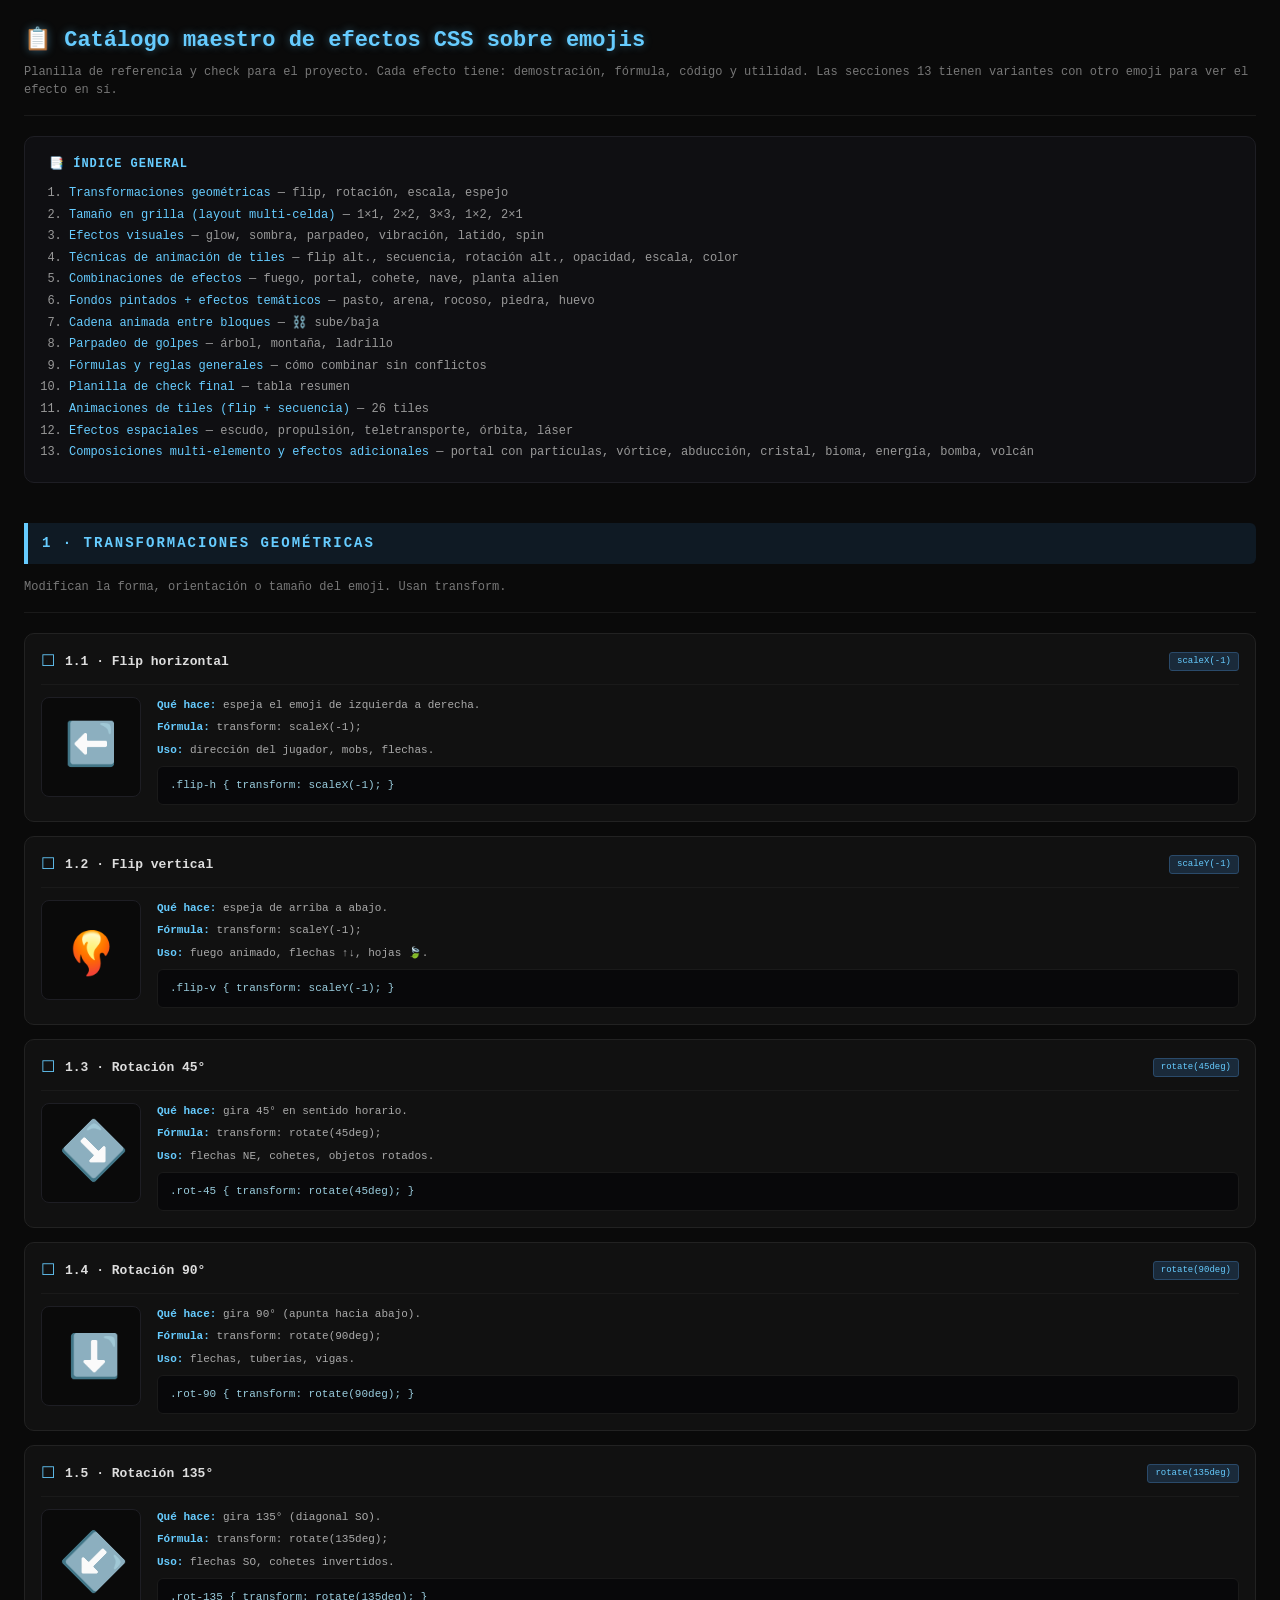
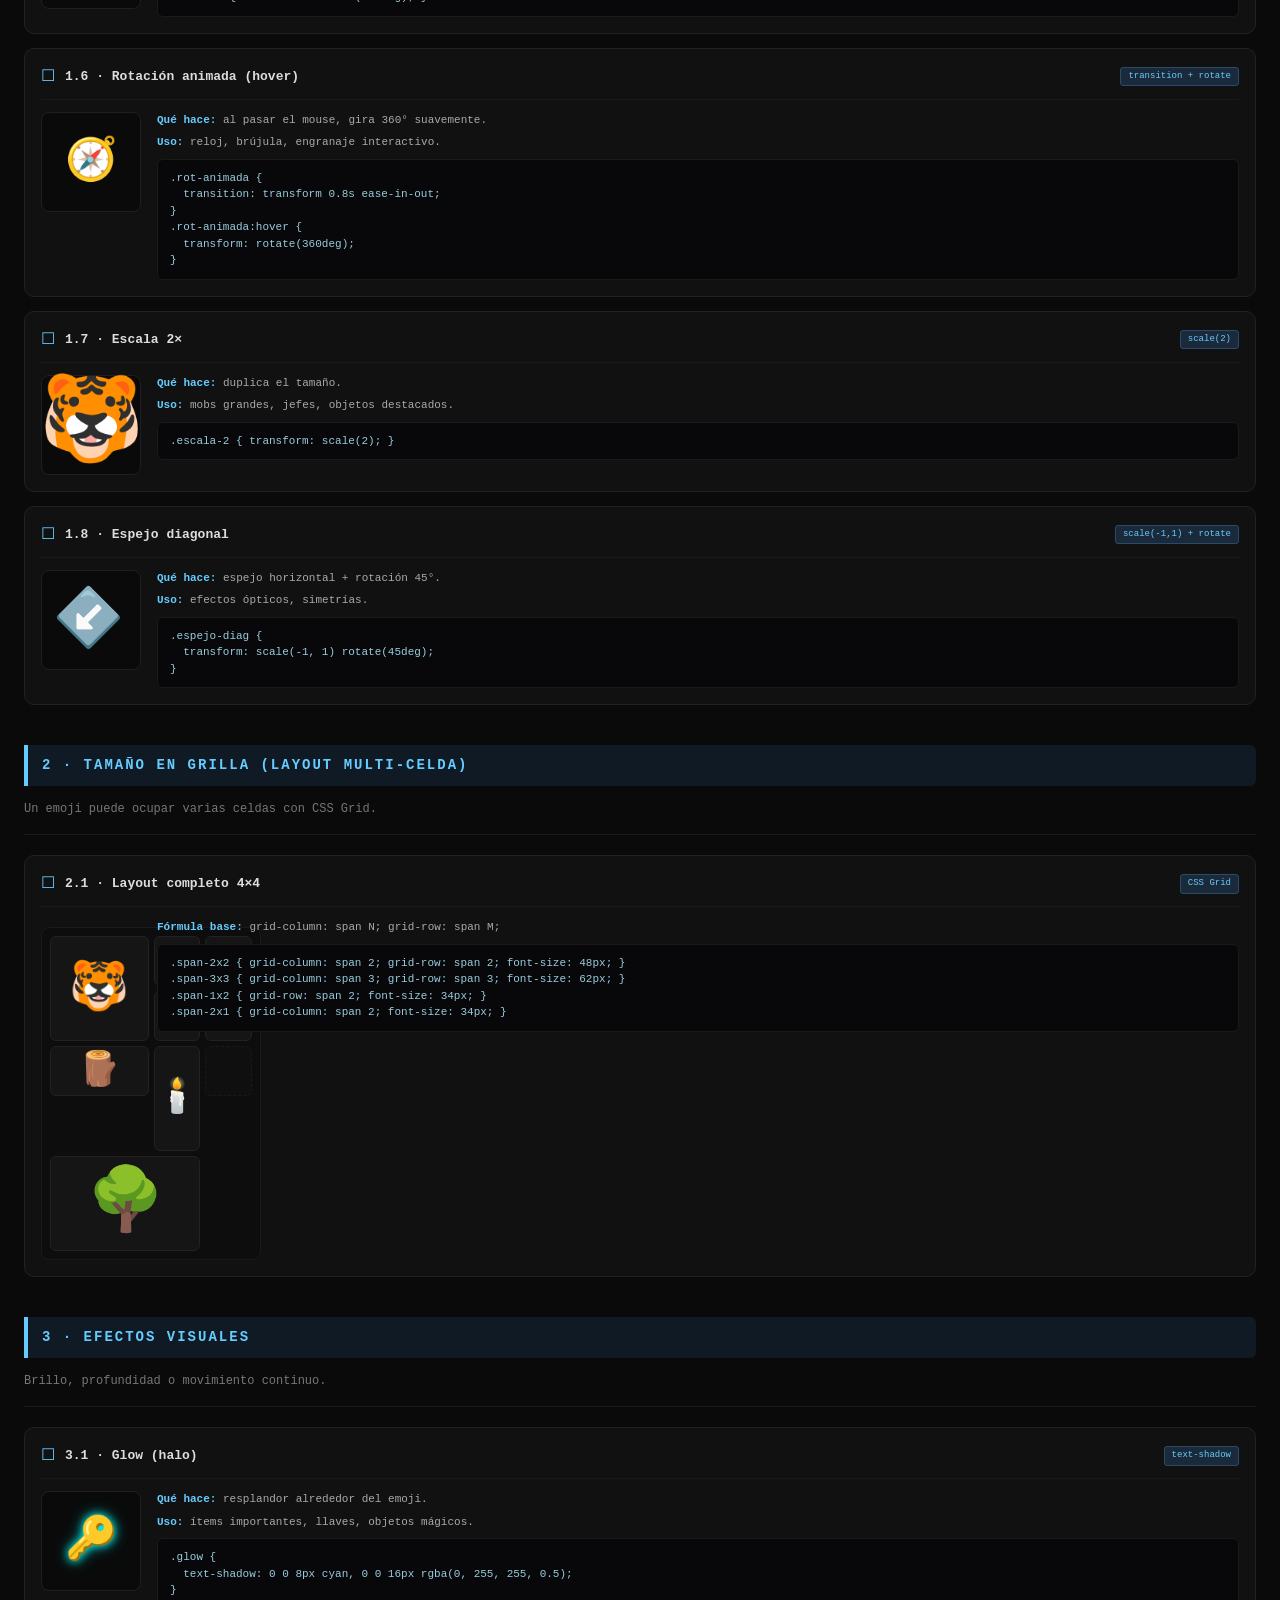
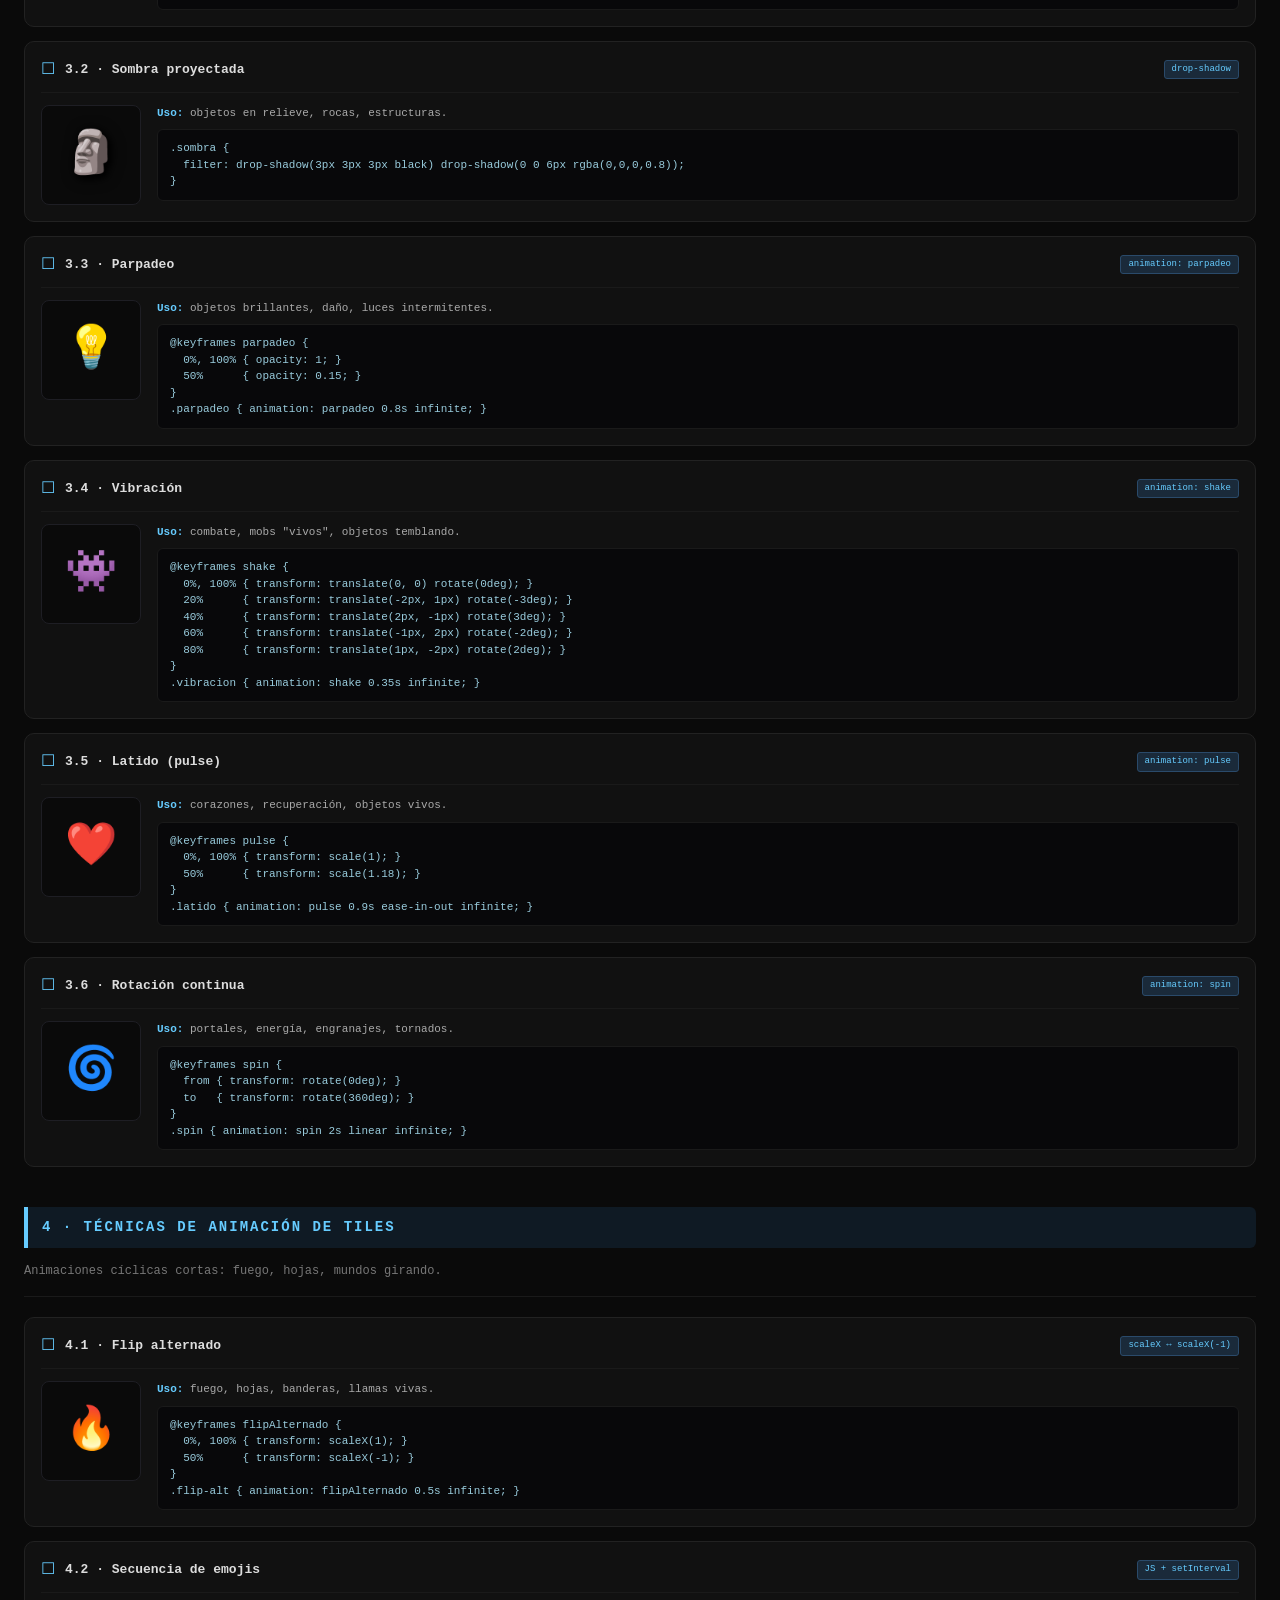
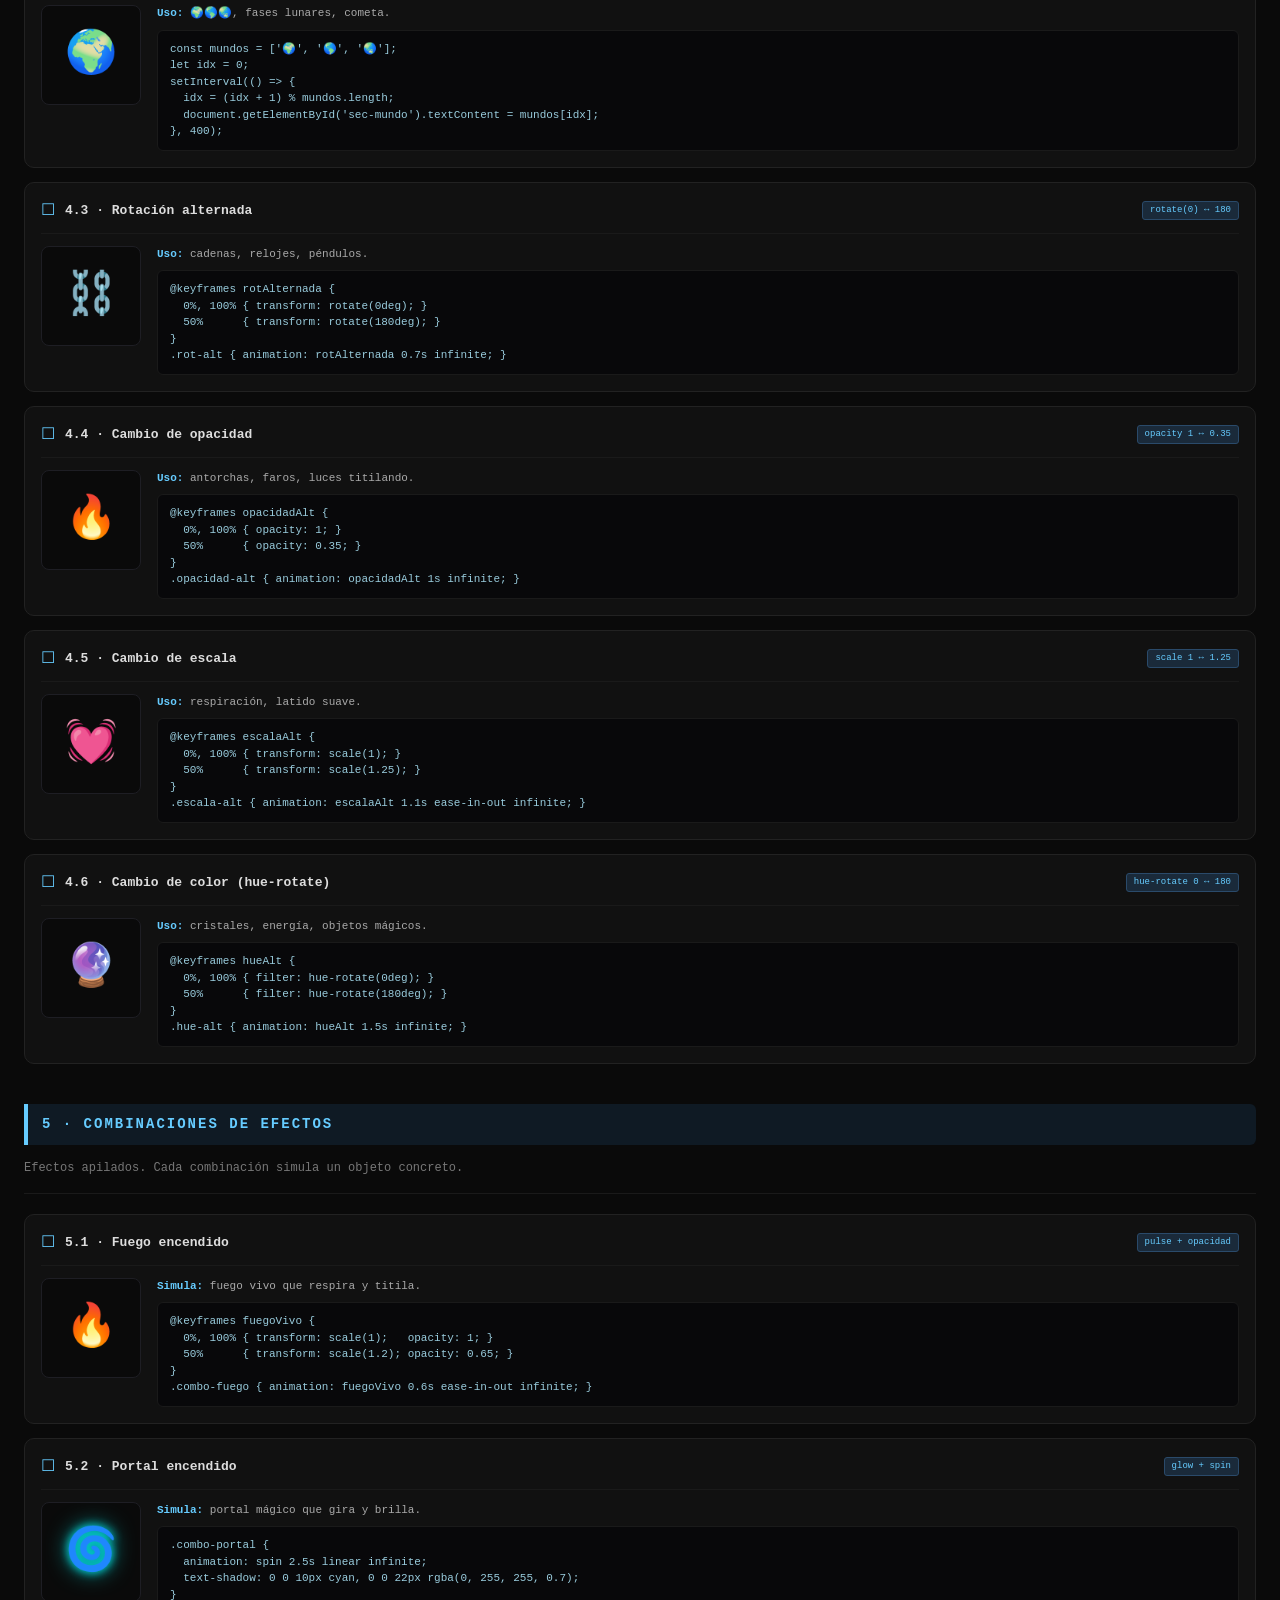
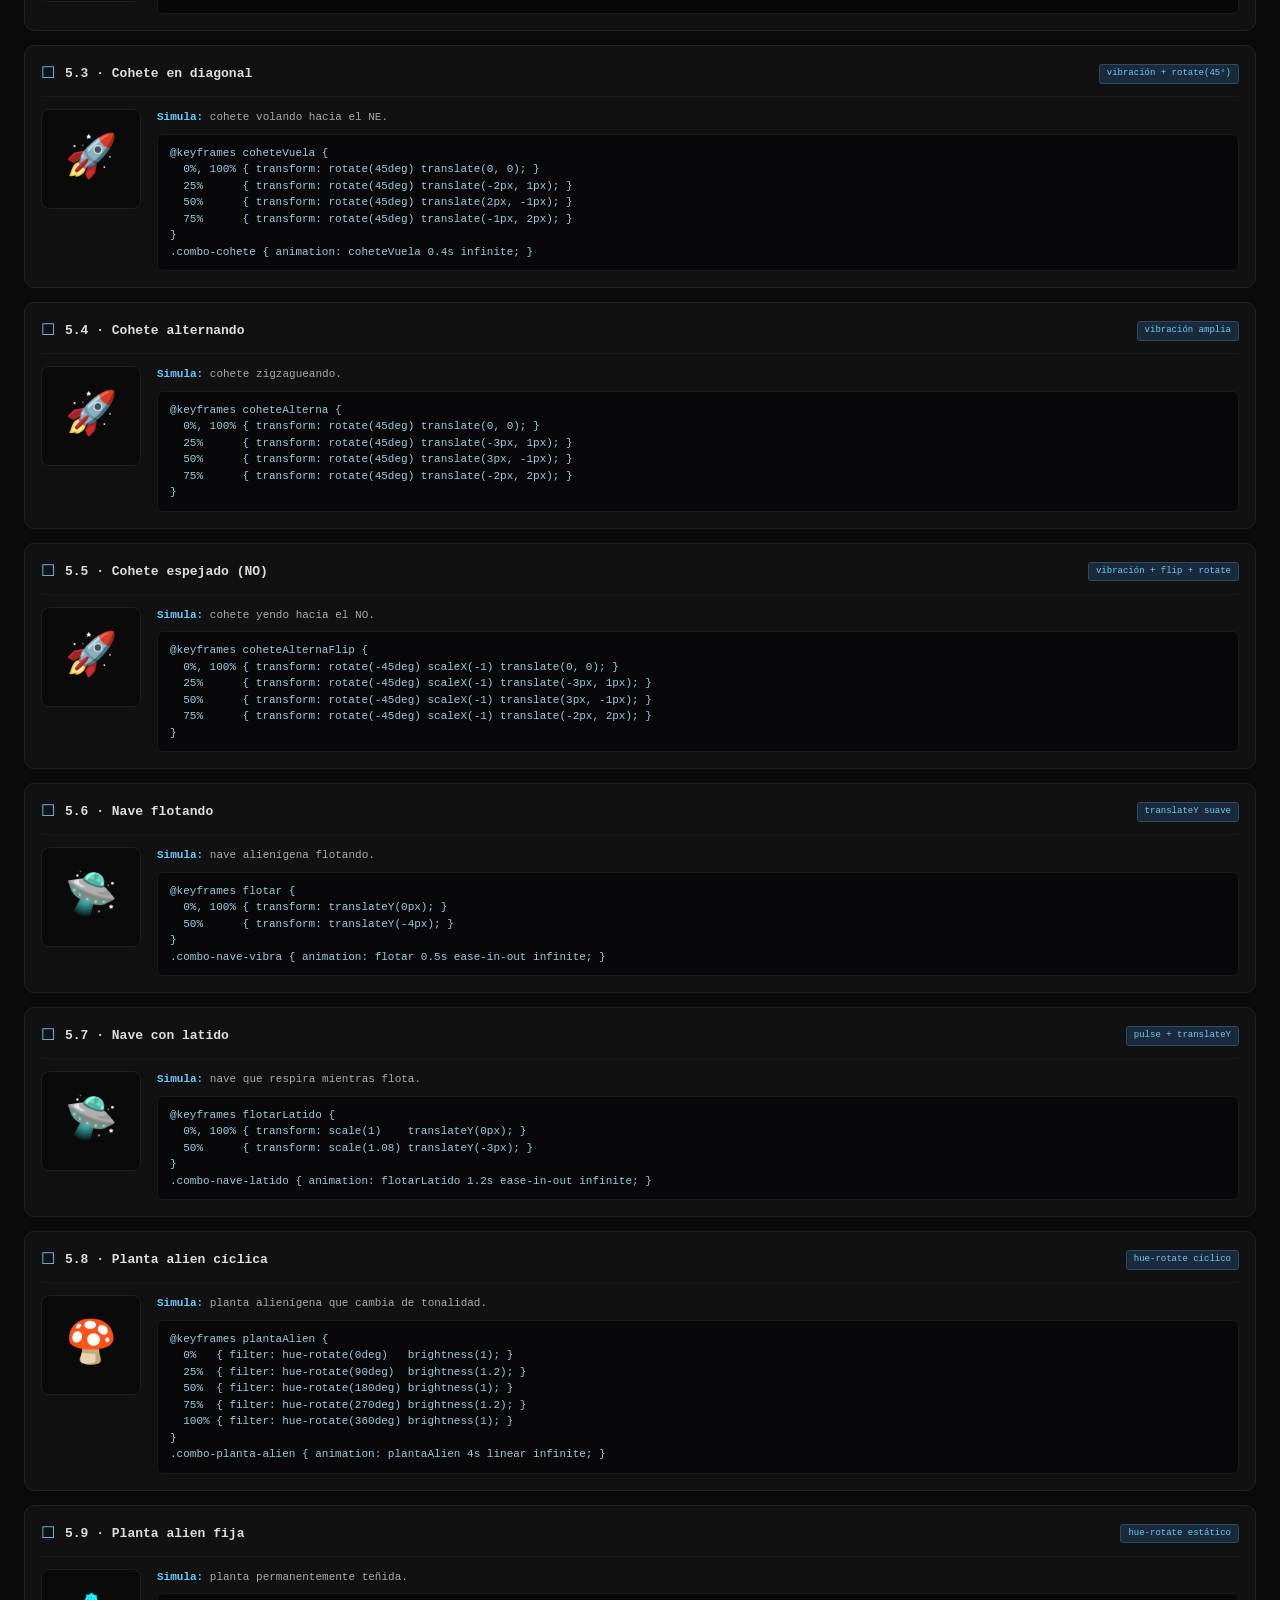
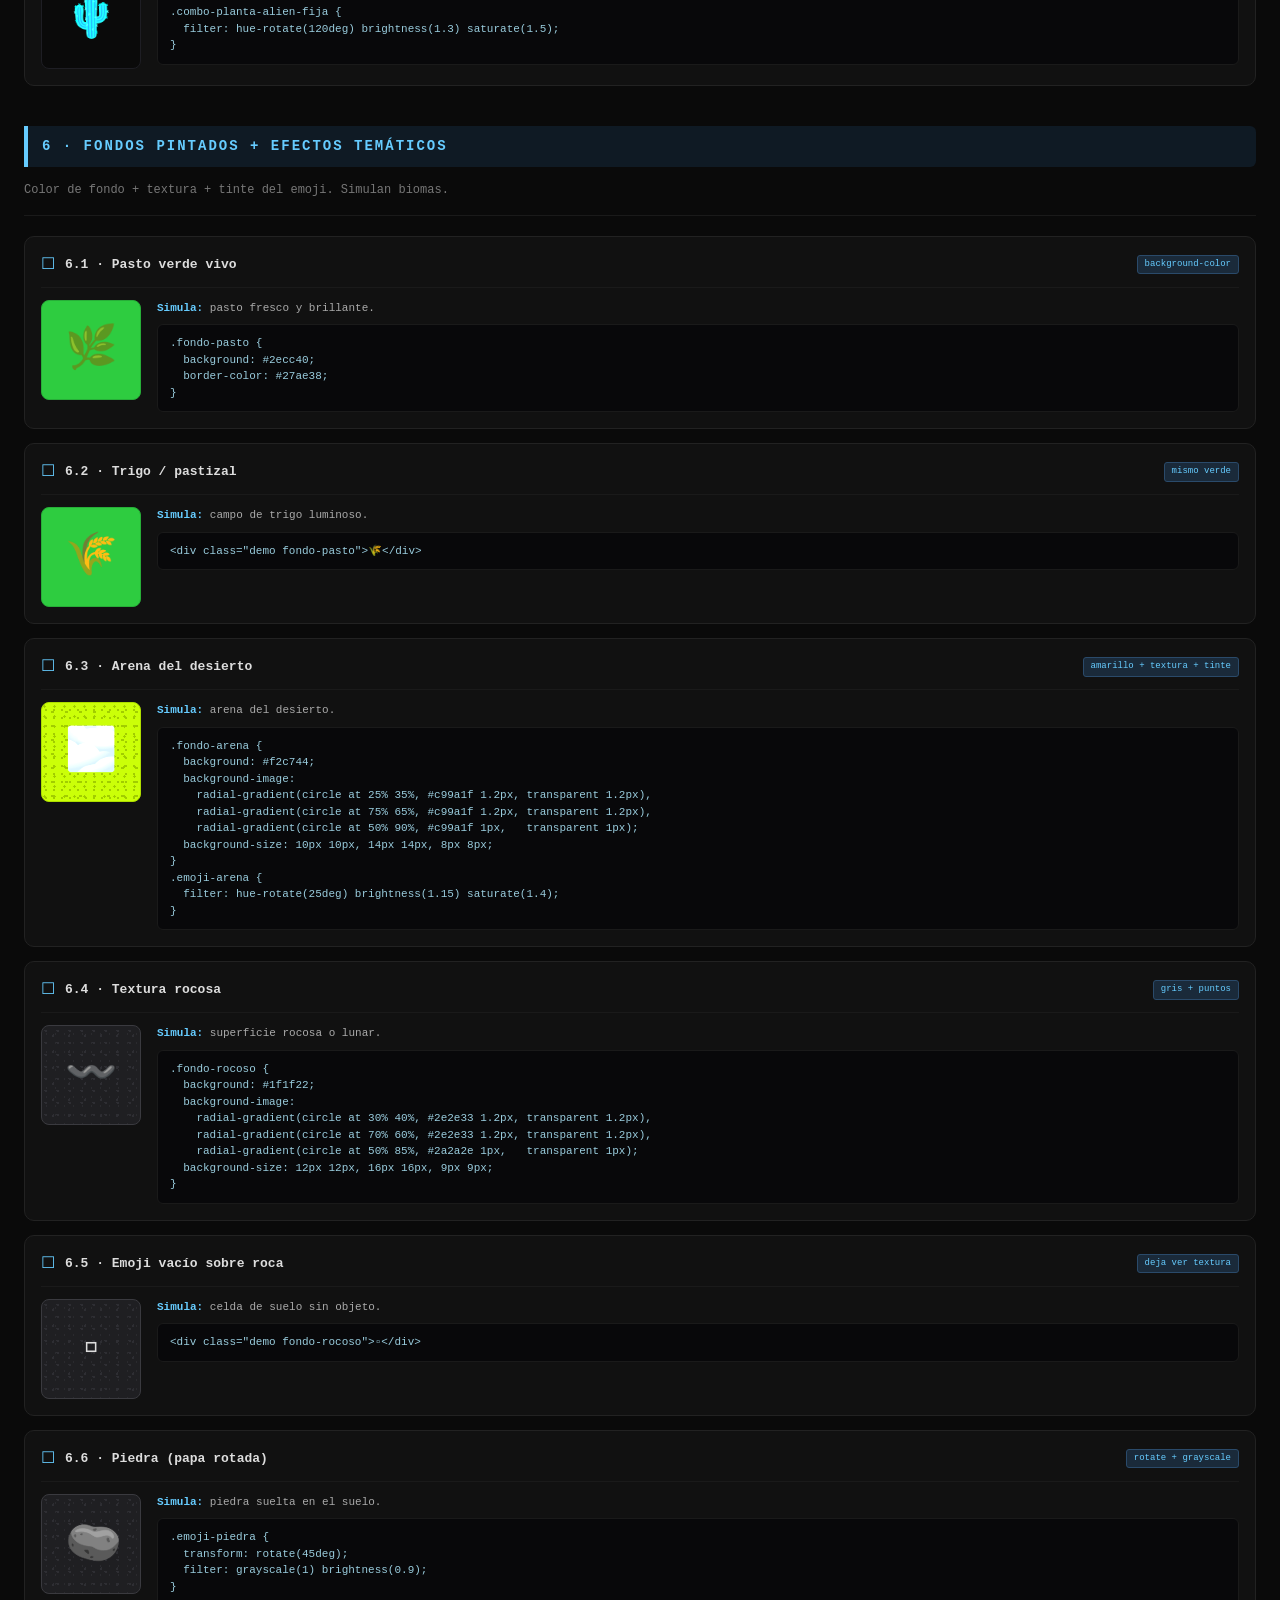
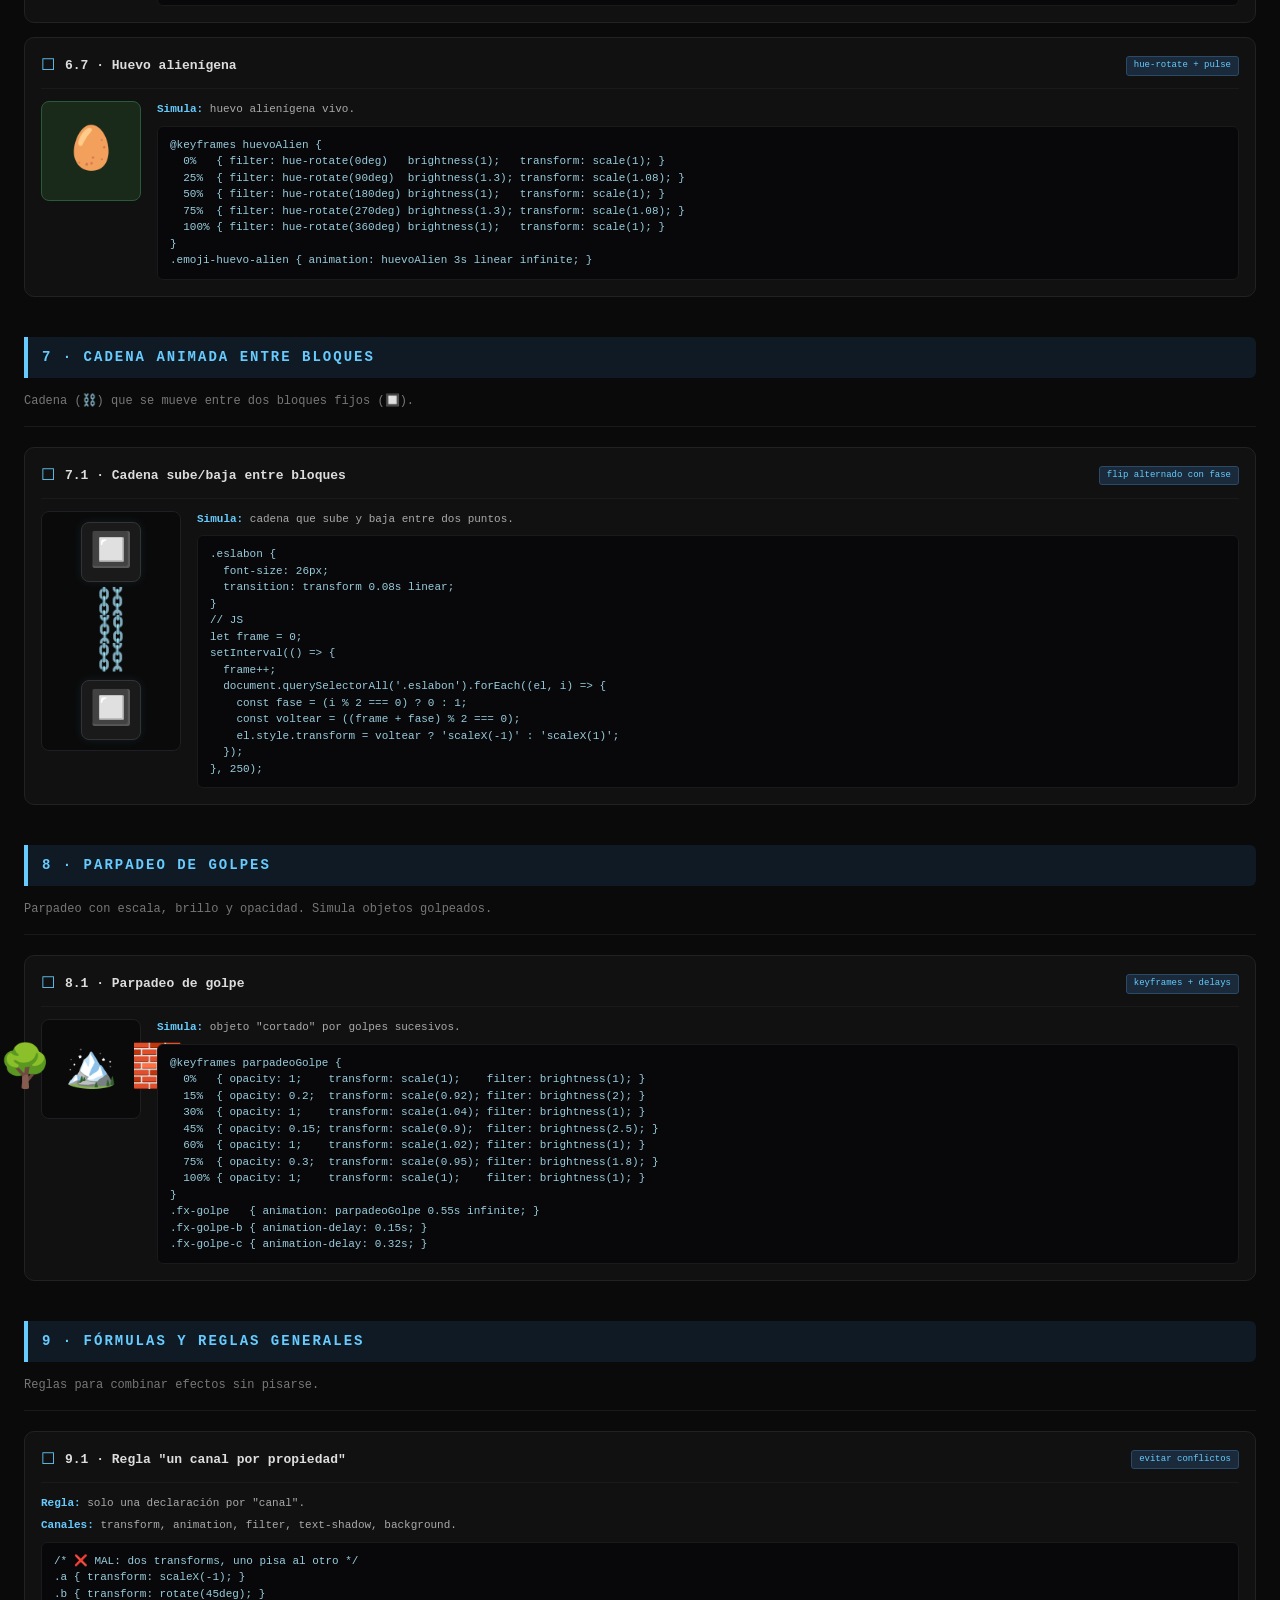
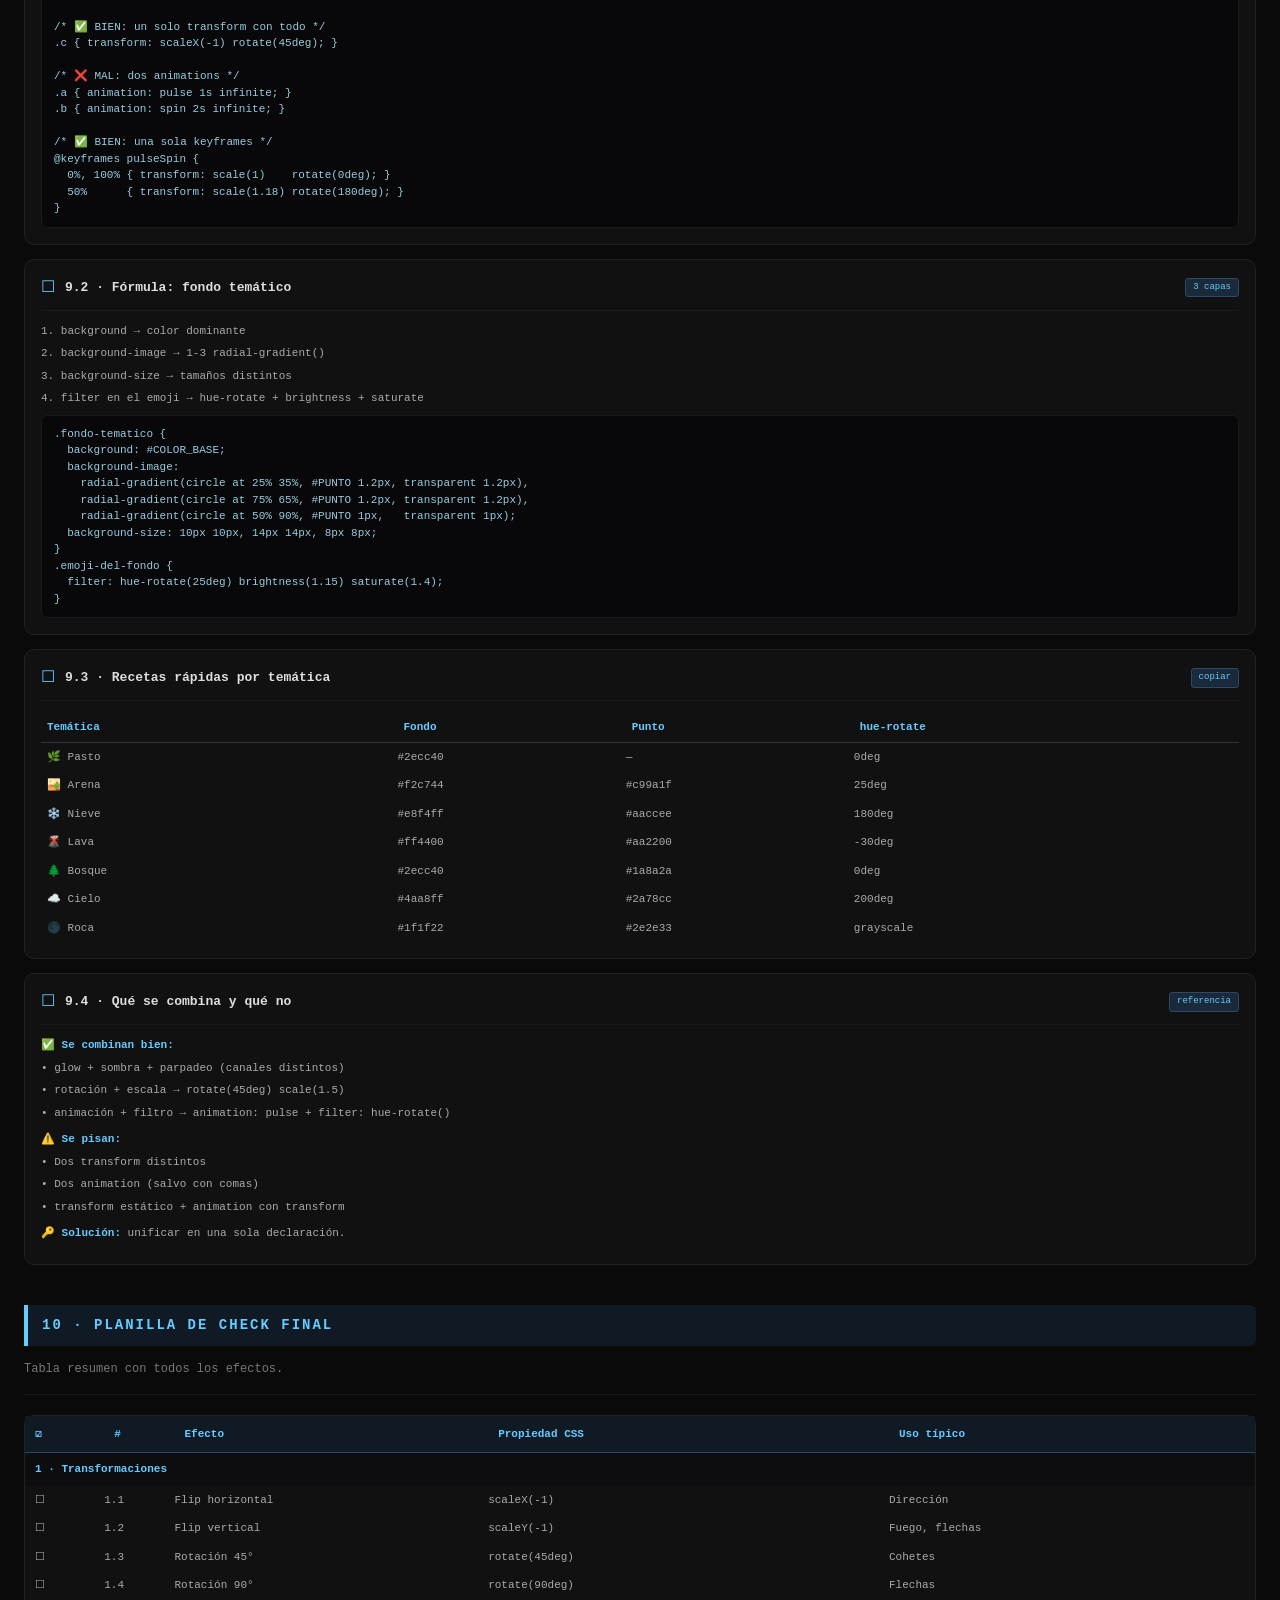
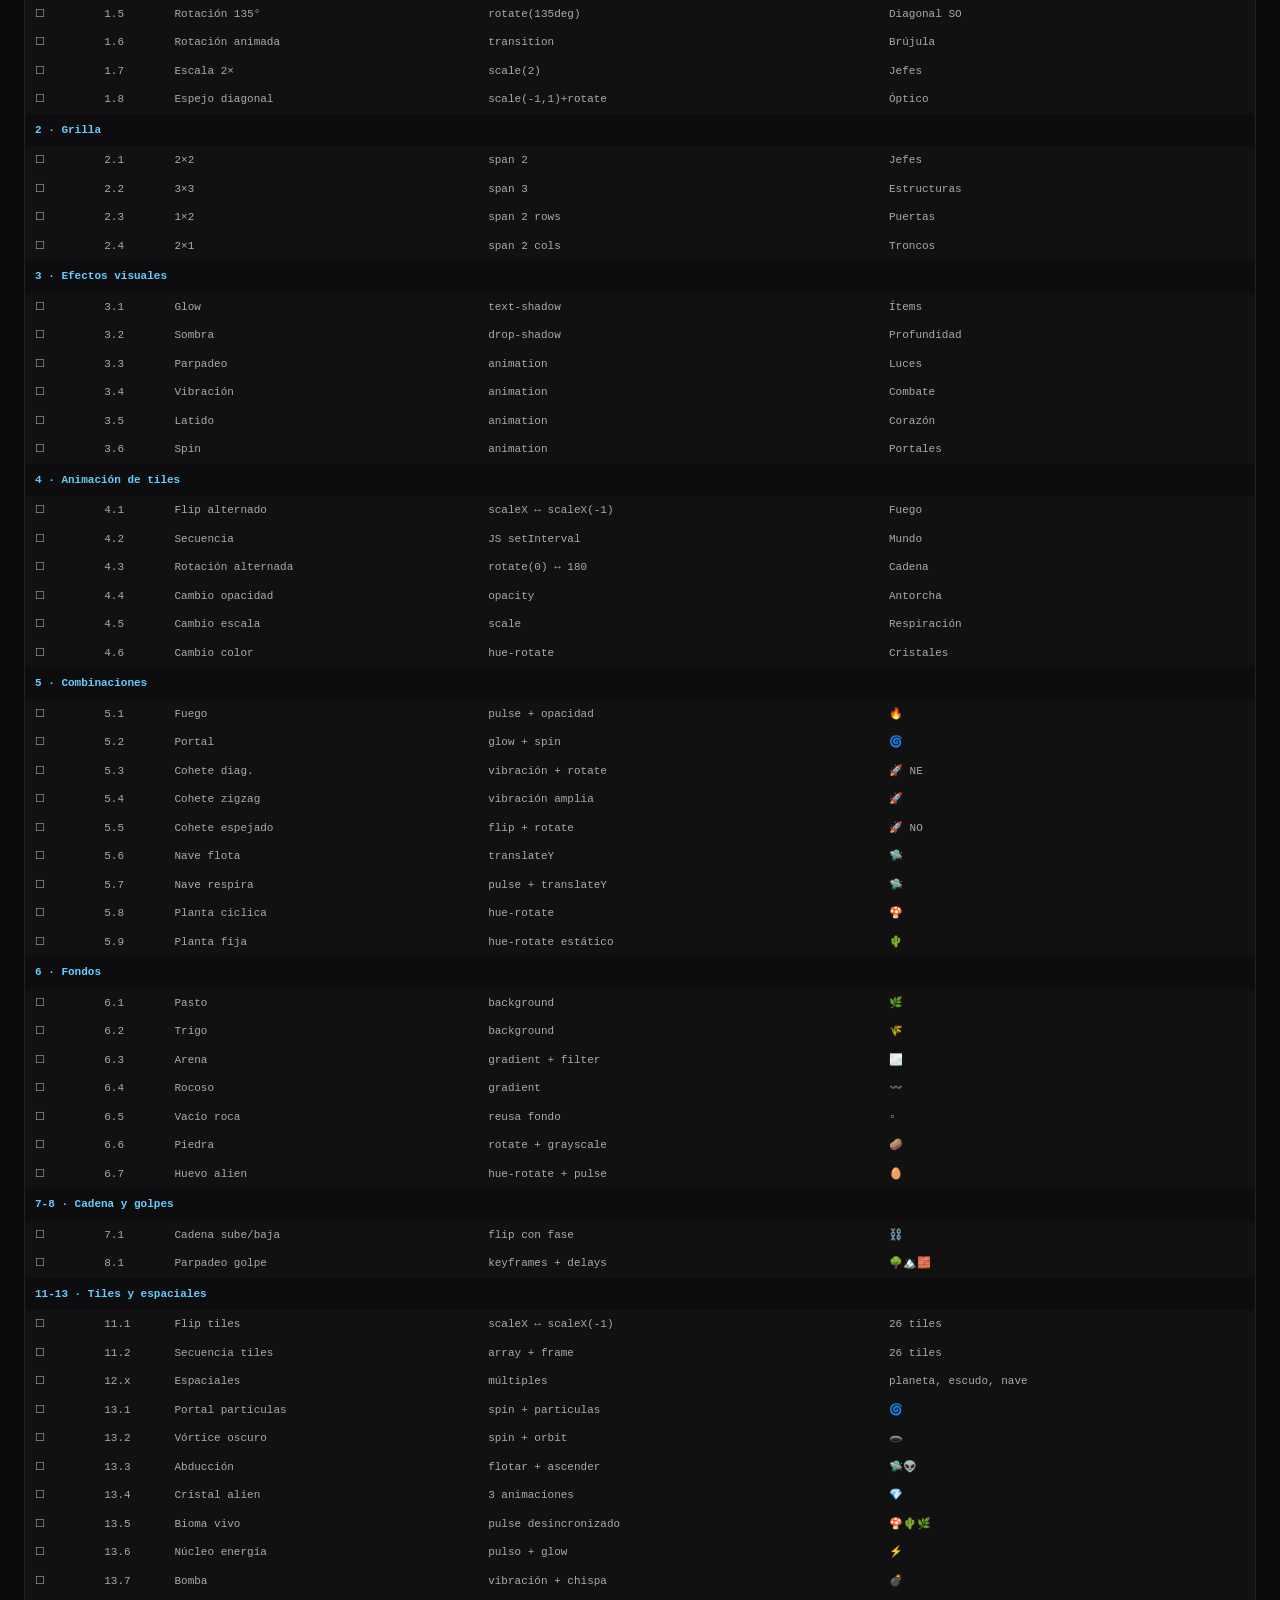
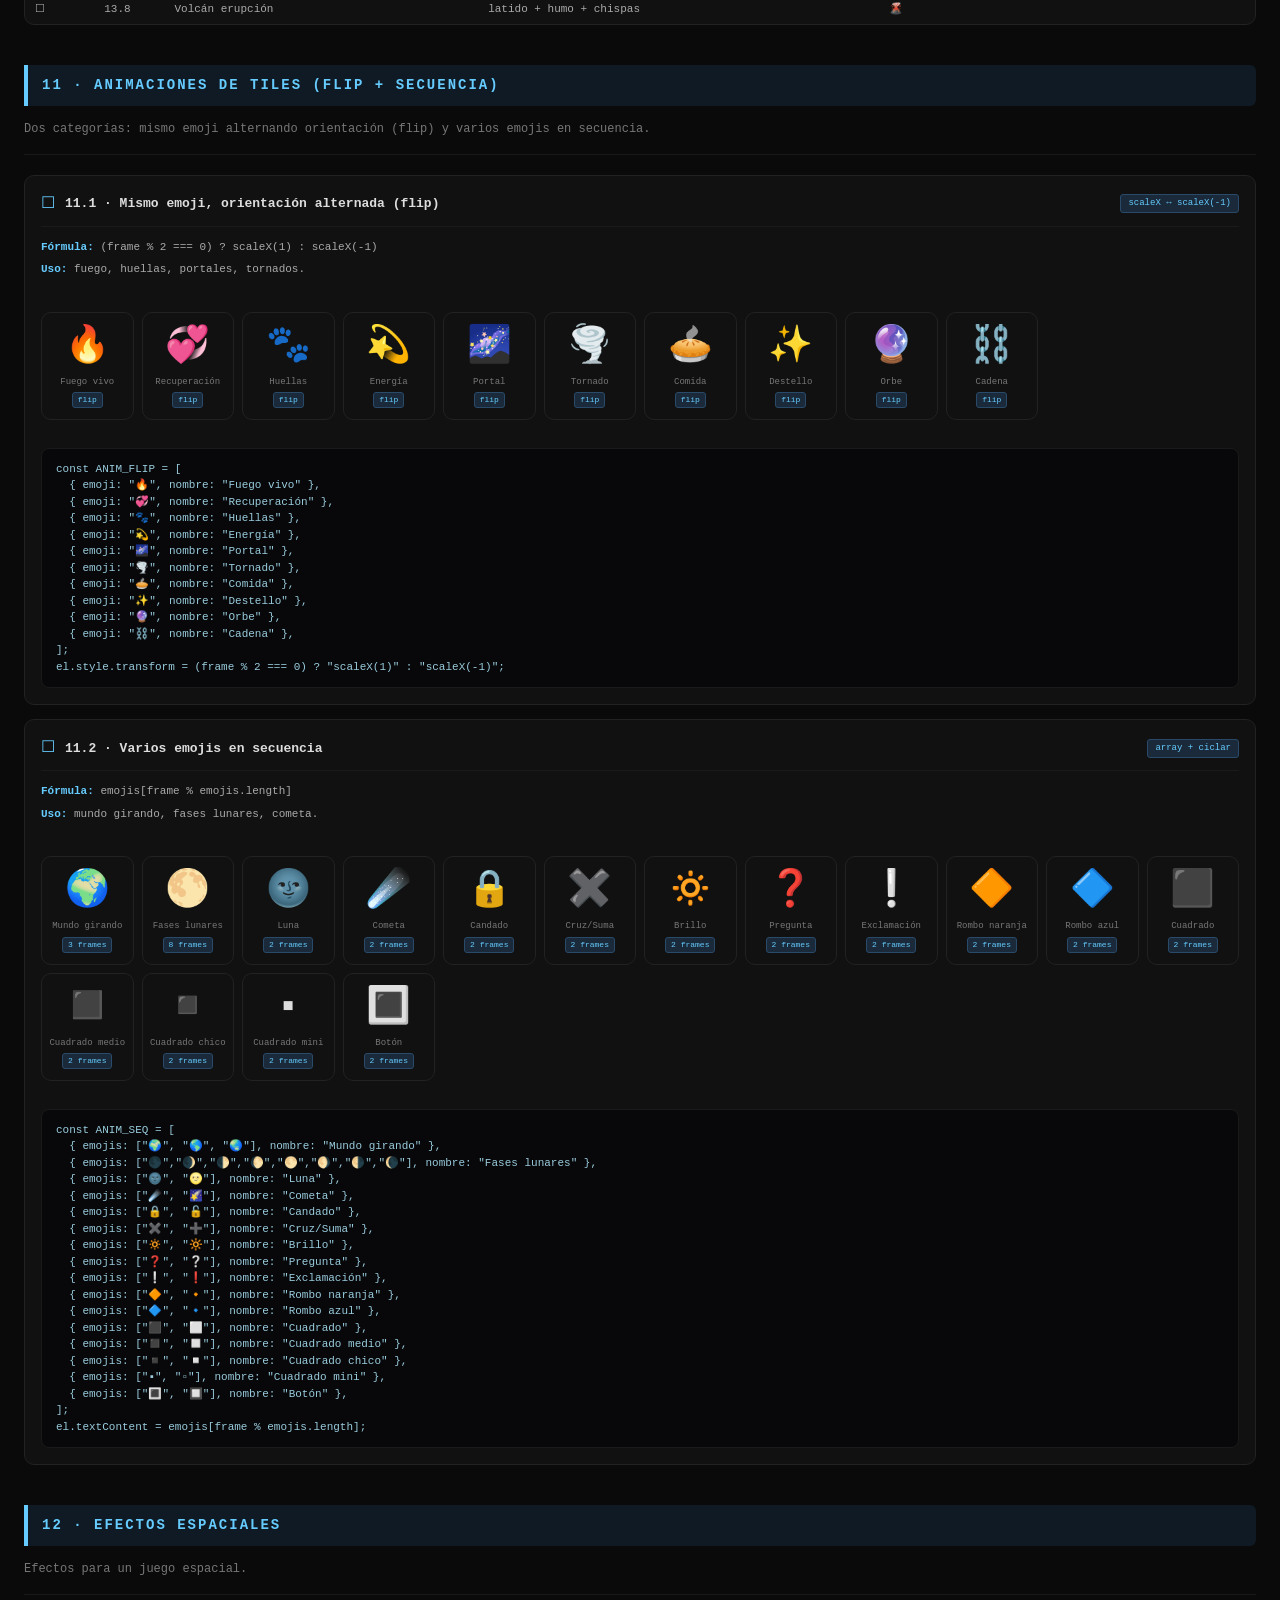
<file: pruebas/catalogo.html>
<!DOCTYPE html>
<html lang="es">
<head>
<meta charset="UTF-8">
<title>📋 Catálogo maestro de efectos CSS sobre emojis</title>
<style>
  * { box-sizing: border-box; margin: 0; padding: 0; }
  body { background: #0a0a0a; color: #ddd; font-family: monospace; padding: 24px; line-height: 1.5; }
  h1 { font-size: 22px; color: #6cf; margin-bottom: 6px; text-shadow: 0 0 8px rgba(102, 204, 255, 0.4); }
  h2 { font-size: 14px; color: #6cf; text-transform: uppercase; letter-spacing: 2px; margin: 40px 0 14px; padding: 10px 14px; background: #0f1a24; border-left: 4px solid #6cf; border-radius: 0 6px 6px 0; }
  h3 { font-size: 12px; color: #9cd; margin: 24px 0 10px; letter-spacing: 1px; text-transform: uppercase; }
  .subtitulo { font-size: 12px; color: #777; margin-bottom: 20px; padding-bottom: 16px; border-bottom: 1px solid #1a1a1a; }
  .indice { background: #0f0f12; border: 1px solid #1e1e24; border-radius: 10px; padding: 18px 24px; margin-bottom: 30px; }
  .indice h3 { color: #6cf; margin-top: 0; }
  .indice ol { margin-left: 20px; font-size: 12px; color: #999; line-height: 1.8; }
  .indice a { color: #6cf; text-decoration: none; }
  .indice a:hover { text-decoration: underline; }
  .item { background: #111; border: 1px solid #222; border-radius: 10px; padding: 16px; margin-bottom: 14px; transition: border-color 0.15s; }
  .item:hover { border-color: #2a4a6a; }
  .item-header { display: flex; align-items: center; gap: 10px; margin-bottom: 12px; padding-bottom: 10px; border-bottom: 1px solid #1a1a1a; }
  .check { font-size: 16px; color: #6cf; cursor: pointer; user-select: none; }
  .item-title { font-size: 13px; color: #ddd; font-weight: bold; flex: 1; }
  .item-badge { font-size: 9px; color: #6cf; background: #1a2a3a; border: 1px solid #2a4a6a; border-radius: 3px; padding: 2px 7px; }
  .item-body { display: grid; grid-template-columns: 100px 1fr; gap: 16px; align-items: start; }
  .demo { background: #0a0a0a; border: 1px solid #1e1e24; border-radius: 8px; min-height: 100px; display: flex; align-items: center; justify-content: center; font-size: 42px; line-height: 1; }
  .info p { font-size: 11px; color: #aaa; margin-bottom: 6px; }
  .info p strong { color: #6cf; }
  .info pre { background: #08080a; border: 1px solid #1a1a1a; border-radius: 6px; padding: 10px 12px; margin-top: 8px; overflow-x: auto; font-size: 11px; color: #9cd; line-height: 1.5; }
  .info code { font-family: monospace; }

  /* Variante mini */
  .variante { display: flex; align-items: center; gap: 10px; margin: 8px 0; padding: 6px 10px; background: #0a0f14; border: 1px solid #1a2a3a; border-radius: 6px; font-size: 10px; }
  .variante-label { color: #6cf; font-weight: bold; white-space: nowrap; }
  .variante-desc { color: #888; font-size: 10px; }
  .demo-mini { background: #080810; border: 1px solid #1a1a24; border-radius: 5px; min-width: 60px; min-height: 44px; display: flex; align-items: center; justify-content: center; font-size: 26px; }

  /* ═══ SECCIÓN 1: TRANSFORMACIONES ═══ */
  .fx-flip-h { transform: scaleX(-1); }
  .fx-flip-v { transform: scaleY(-1); }
  .fx-rot-45  { transform: rotate(45deg); }
  .fx-rot-90  { transform: rotate(90deg); }
  .fx-rot-135 { transform: rotate(135deg); }
  .fx-rot-animada { transition: transform 0.8s ease-in-out; }
  .fx-rot-animada:hover { transform: rotate(360deg); }
  .fx-escala-2 { transform: scale(2); }
  .fx-espejo-diag { transform: scale(-1, 1) rotate(45deg); }

  /* ═══ SECCIÓN 2: GRILLA ═══ */
  .demo-grilla { display: grid; grid-template-columns: repeat(4, 1fr); grid-template-rows: repeat(4, 50px); gap: 5px; background: #0d0d0d; padding: 8px; border-radius: 8px; border: 1px solid #1a1a1a; margin-top: 8px; }
  .celda { background: #151515; border: 1px solid #222; border-radius: 6px; display: flex; align-items: center; justify-content: center; font-size: 24px; }
  .celda.vacia { background: #0f0f0f; border-style: dashed; border-color: #1a1a1a; }
  .span-2x2 { grid-column: span 2; grid-row: span 2; font-size: 48px; }
  .span-3x3 { grid-column: span 3; grid-row: span 3; font-size: 62px; }
  .span-1x2 { grid-row: span 2; font-size: 34px; }
  .span-2x1 { grid-column: span 2; font-size: 34px; }

  /* ═══ SECCIÓN 3: EFECTOS VISUALES ═══ */
  .fx-glow { text-shadow: 0 0 8px cyan, 0 0 16px rgba(0, 255, 255, 0.5); }
  .fx-sombra { filter: drop-shadow(3px 3px 3px black) drop-shadow(0 0 6px rgba(0,0,0,0.8)); }
  @keyframes parpadeo { 0%, 100% { opacity: 1; } 50% { opacity: 0.15; } }
  .fx-parpadeo { animation: parpadeo 0.8s infinite; }
  @keyframes shake { 0%, 100% { transform: translate(0, 0) rotate(0deg); } 20% { transform: translate(-2px, 1px) rotate(-3deg); } 40% { transform: translate(2px, -1px) rotate(3deg); } 60% { transform: translate(-1px, 2px) rotate(-2deg); } 80% { transform: translate(1px, -2px) rotate(2deg); } }
  .fx-vibracion { animation: shake 0.35s infinite; }
  @keyframes pulse { 0%, 100% { transform: scale(1); } 50% { transform: scale(1.18); } }
  .fx-latido { animation: pulse 0.9s ease-in-out infinite; }
  @keyframes spin { from { transform: rotate(0deg); } to { transform: rotate(360deg); } }
  .fx-spin { animation: spin 2s linear infinite; }

  /* ═══ SECCIÓN 4: ANIMACIÓN DE TILES ═══ */
  @keyframes flipAlternado { 0%, 100% { transform: scaleX(1); } 50% { transform: scaleX(-1); } }
  .fx-flip-alt { animation: flipAlternado 0.5s infinite; }
  .fx-secuencia { display: flex; align-items: center; justify-content: center; font-size: 42px; }
  @keyframes rotAlternada { 0%, 100% { transform: rotate(0deg); } 50% { transform: rotate(180deg); } }
  .fx-rot-alt { animation: rotAlternada 0.7s infinite; }
  @keyframes opacidadAlt { 0%, 100% { opacity: 1; } 50% { opacity: 0.35; } }
  .fx-opacidad-alt { animation: opacidadAlt 1s infinite; }
  @keyframes escalaAlt { 0%, 100% { transform: scale(1); } 50% { transform: scale(1.25); } }
  .fx-escala-alt { animation: escalaAlt 1.1s ease-in-out infinite; }
  @keyframes hueAlt { 0%, 100% { filter: hue-rotate(0deg); } 50% { filter: hue-rotate(180deg); } }
  .fx-hue-alt { animation: hueAlt 1.5s infinite; }

  /* ═══ SECCIÓN 5: COMBINACIONES ═══ */
  @keyframes fuegoVivo { 0%, 100% { transform: scale(1); opacity: 1; } 50% { transform: scale(1.2); opacity: 0.65; } }
  .fx-combo-fuego { animation: fuegoVivo 0.6s ease-in-out infinite; }
  .fx-combo-portal { animation: spin 2.5s linear infinite; text-shadow: 0 0 10px cyan, 0 0 22px rgba(0, 255, 255, 0.7); }
  @keyframes coheteVuela { 0%, 100% { transform: rotate(45deg) translate(0, 0); } 25% { transform: rotate(45deg) translate(-2px, 1px); } 50% { transform: rotate(45deg) translate(2px, -1px); } 75% { transform: rotate(45deg) translate(-1px, 2px); } }
  .fx-combo-cohete { animation: coheteVuela 0.4s infinite; }
  @keyframes coheteAlterna { 0%, 100% { transform: rotate(45deg) translate(0, 0); } 25% { transform: rotate(45deg) translate(-3px, 1px); } 50% { transform: rotate(45deg) translate(3px, -1px); } 75% { transform: rotate(45deg) translate(-2px, 2px); } }
  .fx-combo-cohete-alt { animation: coheteAlterna 0.4s infinite; }
  @keyframes coheteAlternaFlip { 0%, 100% { transform: rotate(-45deg) scaleX(-1) translate(0, 0); } 25% { transform: rotate(-45deg) scaleX(-1) translate(-3px, 1px); } 50% { transform: rotate(-45deg) scaleX(-1) translate(3px, -1px); } 75% { transform: rotate(-45deg) scaleX(-1) translate(-2px, 2px); } }
  .fx-combo-cohete-alt-b { animation: coheteAlternaFlip 0.4s infinite; }
  @keyframes flotar { 0%, 100% { transform: translateY(0px); } 50% { transform: translateY(-4px); } }
  .fx-combo-nave-vibra { animation: flotar 0.5s ease-in-out infinite; }
  @keyframes flotarLatido { 0%, 100% { transform: scale(1) translateY(0px); } 50% { transform: scale(1.08) translateY(-3px); } }
  .fx-combo-nave-latido { animation: flotarLatido 1.2s ease-in-out infinite; }
  @keyframes plantaAlien { 0% { filter: hue-rotate(0deg) brightness(1); } 25% { filter: hue-rotate(90deg) brightness(1.2); } 50% { filter: hue-rotate(180deg) brightness(1); } 75% { filter: hue-rotate(270deg) brightness(1.2); } 100% { filter: hue-rotate(360deg) brightness(1); } }
  .fx-combo-planta-alien { animation: plantaAlien 4s linear infinite; }
  .fx-combo-planta-alien-fija { filter: hue-rotate(120deg) brightness(1.3) saturate(1.5); }

  /* ═══ SECCIÓN 6: FONDOS ═══ */
  .fx-fondo-pasto { background: #2ecc40; border-color: #27ae38; }
  .fx-fondo-pasto:hover { border-color: #6cff7a; box-shadow: 0 0 14px rgba(46, 204, 64, 0.6); }
  .fx-fondo-arena { background: #f2c744; border-color: #d4a82e; background-image: radial-gradient(circle at 25% 35%, #c99a1f 1.2px, transparent 1.2px), radial-gradient(circle at 75% 65%, #c99a1f 1.2px, transparent 1.2px), radial-gradient(circle at 50% 90%, #c99a1f 1px, transparent 1px); background-size: 10px 10px, 14px 14px, 8px 8px; filter: hue-rotate(25deg) brightness(1.15) saturate(1.4); }
  .fx-fondo-arena:hover { border-color: #ffe066; box-shadow: 0 0 14px rgba(242, 199, 68, 0.6); }
  .fx-fondo-rocoso { background: #1f1f22; border-color: #3a3a3f; background-image: radial-gradient(circle at 30% 40%, #2e2e33 1.2px, transparent 1.2px), radial-gradient(circle at 70% 60%, #2e2e33 1.2px, transparent 1.2px), radial-gradient(circle at 50% 85%, #2a2a2e 1px, transparent 1px); background-size: 12px 12px, 16px 16px, 9px 9px; }
  .fx-fondo-rocoso:hover { border-color: #7a7a8a; box-shadow: 0 0 14px rgba(122, 122, 138, 0.5); }
  .fx-emoji-piedra { transform: rotate(45deg); filter: grayscale(1) brightness(0.9); }
  .fx-fondo-alien { background: #1a2a1a; border-color: #2a5a3a; }
  .fx-fondo-alien:hover { border-color: #4aff8a; box-shadow: 0 0 12px rgba(74, 255, 138, 0.3); }
  @keyframes huevoAlien { 0% { filter: hue-rotate(0deg) brightness(1); transform: scale(1); } 25% { filter: hue-rotate(90deg) brightness(1.3); transform: scale(1.08); } 50% { filter: hue-rotate(180deg) brightness(1); transform: scale(1); } 75% { filter: hue-rotate(270deg) brightness(1.3); transform: scale(1.08); } 100% { filter: hue-rotate(360deg) brightness(1); transform: scale(1); } }
  .fx-emoji-huevo-alien { animation: huevoAlien 3s linear infinite; }

  /* ═══ SECCIÓN 7: CADENA ═══ */
  .demo-cadena { flex-direction: column; gap: 4px; padding: 10px; font-size: 32px; }
  .demo-cadena .bloque { font-size: 34px; width: 60px; height: 60px; display: flex; align-items: center; justify-content: center; background: #1a1a1a; border: 1px solid #333; border-radius: 8px; box-shadow: 0 0 10px rgba(102, 204, 255, 0.1); }
  .cadena-anim { display: flex; flex-direction: column; align-items: center; gap: 2px; padding: 4px 0; }
  .eslabon { font-size: 26px; line-height: 1; display: block; transition: transform 0.08s linear; }

  /* ═══ SECCIÓN 8: GOLPES ═══ */
  @keyframes parpadeoGolpe { 0% { opacity: 1; transform: scale(1); filter: brightness(1); } 15% { opacity: 0.2; transform: scale(0.92); filter: brightness(2); } 30% { opacity: 1; transform: scale(1.04); filter: brightness(1); } 45% { opacity: 0.15; transform: scale(0.9); filter: brightness(2.5); } 60% { opacity: 1; transform: scale(1.02); filter: brightness(1); } 75% { opacity: 0.3; transform: scale(0.95); filter: brightness(1.8); } 100% { opacity: 1; transform: scale(1); filter: brightness(1); } }
  .fx-golpe { animation: parpadeoGolpe 0.55s infinite; font-size: 42px; }
  .fx-golpe-b { animation-delay: 0.15s; }
  .fx-golpe-c { animation-delay: 0.32s; }

  /* ═══ SECCIÓN 11: TILES ═══ */
  #grid-flip, #grid-seq { grid-template-columns: repeat(auto-fill, minmax(90px, 1fr)); gap: 8px; }
  #grid-flip .card, #grid-seq .card { padding: 10px 6px; }
  #grid-flip .anim, #grid-seq .anim { font-size: 36px; min-height: 48px; display: flex; align-items: center; justify-content: center; transition: transform 0.05s linear; }
  #grid-flip .nombre, #grid-seq .nombre { font-size: 9px; margin-top: 6px; }
  #grid-flip .badge, #grid-seq .badge { margin-top: 4px; }
  .grid { display: grid; grid-template-columns: repeat(auto-fill, minmax(130px, 1fr)); gap: 12px; }
  .card { background: #111; border: 1px solid #222; border-radius: 10px; padding: 14px 8px; text-align: center; transition: border-color 0.15s; }
  .card:hover { border-color: #6cf; box-shadow: 0 0 12px rgba(102, 204, 255, 0.2); }
  .anim { font-size: 36px; line-height: 1; min-height: 48px; display: flex; align-items: center; justify-content: center; transition: transform 0.05s linear; }
  .nombre { font-size: 9px; color: #777; margin-top: 6px; line-height: 1.3; }
  .badge { display: inline-block; font-size: 8px; color: #6cf; background: #1a2a3a; border: 1px solid #2a4a6a; border-radius: 3px; padding: 1px 5px; margin-top: 4px; }
  .pre-seccion11 { background: #08080a; border: 1px solid #1a1a1a; border-radius: 8px; padding: 12px 14px; margin-top: 12px; overflow-x: auto; font-size: 11px; color: #9cd; line-height: 1.5; white-space: pre; }

  /* ═══ SECCIÓN 12: ESPACIALES ═══ */
  .space-demo { background: radial-gradient(circle at 20% 25%, #273b63 1px, transparent 2px), radial-gradient(circle at 75% 70%, #526c99 1px, transparent 2px), #050914; background-size: 28px 28px, 39px 39px, auto; border-color: #263b66; position: relative; overflow: hidden; gap: 2px; }
  .space-planet { filter: drop-shadow(0 0 7px #48dfff); animation: pulsoPlaneta 2s ease-in-out infinite; }
  @keyframes pulsoPlaneta { 0%, 100% { transform: scale(1); } 50% { transform: scale(1.08); } }
  .space-shield { position: absolute; font-size: 68px; opacity: 0.7; filter: drop-shadow(0 0 7px cyan); animation: escudo 0.9s ease-in-out infinite; }
  .space-shield-core { z-index: 1; font-size: 32px; }
  @keyframes escudo { 0%, 100% { opacity: 0.45; transform: scale(0.92); } 50% { opacity: 1; transform: scale(1.12); } }
  .space-ship { font-size: 40px; }
  .space-thrust { font-size: 24px; color: orange; filter: drop-shadow(0 0 6px orange); animation: motor 0.18s ease-in-out infinite alternate; }
  @keyframes motor { from { transform: scaleY(0.7) scaleX(0.85); opacity: 0.7; } to { transform: scaleY(1.25) scaleX(1.1); opacity: 1; } }
  .space-teleport { animation: aparecer 0.8s ease-out infinite; }
  @keyframes aparecer { 0% { opacity: 0; transform: scale(0.2) rotate(-35deg); filter: blur(5px); } 70% { opacity: 1; transform: scale(1.15) rotate(8deg); filter: blur(0); } 100% { opacity: 1; transform: scale(1) rotate(0); } }
  .orbit-planet { position: relative; display: inline-block; font-size: 44px; }
  .orbit-moon { position: absolute; font-size: 22px; left: 35px; top: -20px; transform-origin: -12px 42px; animation: orbitar 2.8s linear infinite; }
  @keyframes orbitar { to { transform: rotate(360deg); } }
  .laser-trail { position: absolute; color: cyan; letter-spacing: -3px; font-size: 20px; text-shadow: 0 0 5px cyan, 0 0 14px #00aaff; animation: estela 0.6s linear infinite; }
  .laser-bolt { position: absolute; font-size: 30px; filter: drop-shadow(0 0 8px cyan); animation: disparo 0.6s linear infinite; }
  @keyframes estela { from { transform: translateX(-35px) scaleX(0.5); opacity: 0; } 25% { opacity: 1; } to { transform: translateX(25px) scaleX(1.2); opacity: 0; } }
  @keyframes disparo { from { transform: translateX(-35px); opacity: 0; } 15% { opacity: 1; } to { transform: translateX(35px); opacity: 0; } }
  .space-hit { animation: golpe 0.35s steps(2,end) infinite; }
  @keyframes golpe { 0%, 100% { filter: brightness(1); transform: translateX(0); } 25%, 75% { filter: brightness(3) sepia(1); transform: translateX(-3px); } 50% { filter: brightness(2); transform: translateX(3px); } }
  .space-ghost { opacity: 0.45; filter: hue-rotate(130deg) saturate(0.7) drop-shadow(0 0 6px #8cf); animation: fantasma 1.8s ease-in-out infinite; }
  @keyframes fantasma { 0%, 100% { opacity: 0.3; } 50% { opacity: 0.65; } }
  .station-demo { display: grid; grid-template-columns: repeat(3, 1fr); padding: 8px; font-size: 28px; }
  .station-demo span:nth-child(2) { transform: scale(1.25); }

  /* ═══ SECCIÓN 13: COMPOSICIONES NUEVAS ═══ */

  /* 13.1 Portal dimensional */
  .demo-portal-nuevo { position: relative; width: 100%; height: 100%; display: flex; align-items: center; justify-content: center; }
  .portal-giro { font-size: 56px; line-height: 1; animation: spinPortal 3s linear infinite; filter: drop-shadow(0 0 14px #a066ff) drop-shadow(0 0 30px #7a3fff); position: relative; z-index: 2; }
  @keyframes spinPortal { from { transform: rotate(0deg); } to { transform: rotate(360deg); } }
  .portal-particula { position: absolute; font-size: 14px; top: 50%; left: 50%; animation: alejarParticula 2.4s ease-out infinite; filter: drop-shadow(0 0 6px #c99aff); }
  .portal-particula.pp1 { animation-delay: 0s; --dx: 45px; --dy: -40px; }
  .portal-particula.pp2 { animation-delay: 0.6s; --dx: -50px; --dy: -30px; }
  .portal-particula.pp3 { animation-delay: 1.2s; --dx: 40px; --dy: 45px; }
  .portal-particula.pp4 { animation-delay: 1.8s; --dx: -45px; --dy: 40px; }
  @keyframes alejarParticula { 0% { transform: translate(-50%, -50%) scale(0.4); opacity: 0; } 20% { opacity: 1; } 100% { transform: translate(calc(-50% + var(--dx)), calc(-50% + var(--dy))) scale(1.2); opacity: 0; } }

  /* 13.2 Vórtice oscuro */
  .demo-vortice { position: relative; width: 100%; height: 100%; display: flex; align-items: center; justify-content: center; }
  .vortice-base { font-size: 56px; line-height: 1; animation: spinVortice 4s linear infinite reverse; filter: drop-shadow(0 0 12px #00ffff) drop-shadow(0 0 25px #0088ff); position: relative; z-index: 2; }
  @keyframes spinVortice { 0% { transform: rotate(0deg) scale(0.9); } 50% { transform: rotate(180deg) scale(1.1); } 100% { transform: rotate(360deg) scale(0.9); } }
  .vortice-spark { position: absolute; font-size: 12px; animation: orbitaSpark 2s linear infinite; filter: drop-shadow(0 0 5px #0ff); }
  .vortice-spark.vs1 { animation-delay: 0s; }
  .vortice-spark.vs2 { animation-delay: 1s; }
  @keyframes orbitaSpark { 0% { transform: rotate(0deg) translateX(35px) rotate(0deg); opacity: 0.2; } 50% { opacity: 1; } 100% { transform: rotate(360deg) translateX(35px) rotate(-360deg); opacity: 0.2; } }

  /* 13.3 Nave abduciendo */
  .demo-abduccion { position: relative; width: 100%; height: 100%; }
  .abduccion-nave { position: absolute; top: 8px; left: 50%; transform: translateX(-50%); font-size: 34px; animation: flotarNave 1.6s ease-in-out infinite; filter: drop-shadow(0 0 8px #6cf); z-index: 3; }
  @keyframes flotarNave { 0%, 100% { transform: translateX(-50%) translateY(0); } 50% { transform: translateX(-50%) translateY(-6px); } }
  .abduccion-cono { position: absolute; top: 40px; left: 50%; transform: translateX(-50%); width: 0; height: 0; border-left: 20px solid transparent; border-right: 20px solid transparent; border-top: 60px solid rgba(74, 255, 138, 0.35); filter: blur(2px) drop-shadow(0 0 8px #4aff8a); animation: pulsoCono 1.6s ease-in-out infinite; z-index: 1; }
  @keyframes pulsoCono { 0%, 100% { opacity: 0.5; } 50% { opacity: 0.9; } }
  .abduccion-objeto { position: absolute; bottom: 12px; left: 50%; transform: translateX(-50%); font-size: 22px; animation: ascender 2.4s ease-in infinite; filter: drop-shadow(0 0 4px #6cf); z-index: 2; }
  @keyframes ascender { 0% { transform: translateX(-50%) translateY(0) scale(1); opacity: 1; } 80% { transform: translateX(-50%) translateY(-65px) scale(0.3); opacity: 0.6; } 100% { transform: translateX(-50%) translateY(-85px) scale(0.1); opacity: 0; } }

  /* 13.4 Cristal alienígena */
  .demo-cristal { position: relative; width: 100%; height: 100%; display: flex; align-items: center; justify-content: center; }
  .cristal-base { font-size: 56px; animation: cristalColor 4s linear infinite, cristalFlota 2.2s ease-in-out infinite, cristalBrillo 1.8s ease-in-out infinite; z-index: 2; }
  @keyframes cristalColor { 0% { filter: hue-rotate(0deg) brightness(1.1) drop-shadow(0 0 8px #6cf); } 25% { filter: hue-rotate(90deg) brightness(1.3) drop-shadow(0 0 12px #6cf); } 50% { filter: hue-rotate(180deg) brightness(1.1) drop-shadow(0 0 8px #6cf); } 75% { filter: hue-rotate(270deg) brightness(1.3) drop-shadow(0 0 12px #6cf); } 100% { filter: hue-rotate(360deg) brightness(1.1) drop-shadow(0 0 8px #6cf); } }
  @keyframes cristalFlota { 0%, 100% { transform: translateY(0); } 50% { transform: translateY(-6px); } }
  @keyframes cristalBrillo { 0%, 100% { text-shadow: 0 0 6px #fff; } 50% { text-shadow: 0 0 16px #fff, 0 0 24px #6cf; } }
  .cristal-destello { position: absolute; font-size: 12px; animation: destelloPulso 1.8s ease-in-out infinite; z-index: 1; }
  .cristal-destello.cd1 { top: 15%; left: 15%; animation-delay: 0s; }
  .cristal-destello.cd2 { top: 20%; right: 15%; animation-delay: 0.5s; }
  .cristal-destello.cd3 { bottom: 20%; left: 18%; animation-delay: 1s; }
  .cristal-destello.cd4 { bottom: 15%; right: 18%; animation-delay: 1.5s; }
  @keyframes destelloPulso { 0%, 100% { opacity: 0.2; transform: scale(0.7); } 50% { opacity: 1; transform: scale(1.2); } }

  /* 13.5 Bioma alienígena */
  .demo-bioma { position: relative; width: 100%; height: 100%; display: flex; align-items: flex-end; justify-content: center; gap: 8px; padding-bottom: 10px; background: radial-gradient(ellipse at 50% 100%, rgba(74, 255, 138, 0.08), transparent 70%); }
  .bioma-planta { line-height: 1; animation: plantaPulso 2s ease-in-out infinite; transform-origin: bottom center; }
  .bioma-planta.bp1 { font-size: 22px; animation-delay: 0s; }
  .bioma-planta.bp2 { font-size: 32px; animation-delay: 0.4s; }
  .bioma-planta.bp3 { font-size: 20px; animation-delay: 0.8s; }
  .bioma-planta.bp4 { font-size: 26px; animation-delay: 1.2s; }
  @keyframes plantaPulso { 0%, 100% { transform: scaleY(1) translateY(0); filter: hue-rotate(0deg) brightness(1); } 50% { transform: scaleY(1.1) translateY(-3px); filter: hue-rotate(40deg) brightness(1.3); } }
  .bioma-luz { position: absolute; font-size: 10px; animation: luzFlota 3s ease-in-out infinite; filter: drop-shadow(0 0 6px #c9ff8a); }
  .bioma-luz.bl1 { top: 20%; left: 22%; animation-delay: 0s; }
  .bioma-luz.bl2 { top: 30%; left: 55%; animation-delay: 0.8s; }
  .bioma-luz.bl3 { top: 15%; right: 20%; animation-delay: 1.6s; }
  @keyframes luzFlota { 0%, 100% { transform: translateY(0) scale(0.6); opacity: 0.3; } 50% { transform: translateY(-14px) scale(1.2); opacity: 1; } }

  /* 13.6 Núcleo de energía */
  .demo-energia { display: flex; align-items: center; justify-content: center; width: 100%; height: 100%; }
  .energia-base { font-size: 56px; animation: pulsoEnergia 0.8s ease-in-out infinite alternate; filter: drop-shadow(0 0 15px #ffeb3b); }
  @keyframes pulsoEnergia { 0% { transform: scale(0.95); filter: drop-shadow(0 0 5px #ffeb3b); } 100% { transform: scale(1.15); filter: drop-shadow(0 0 25px #ffc107); } }

  /* 13.7 Bomba por explotar */
  .demo-bomba { position: relative; display: flex; align-items: center; justify-content: center; width: 100%; height: 100%; }
  .bomba-base { font-size: 56px; animation: vibrarBomba 0.15s ease-in-out infinite; filter: drop-shadow(0 0 8px #ff3d00); }
  @keyframes vibrarBomba { 0% { transform: translate(0, 0) rotate(0deg); } 25% { transform: translate(-2px, 2px) rotate(-3deg); } 50% { transform: translate(2px, -2px) rotate(3deg); } 75% { transform: translate(-1px, -2px) rotate(-1deg); } 100% { transform: translate(1px, 2px) rotate(1deg); } }
  .bomba-chispa { position: absolute; top: 22px; font-size: 16px; animation: chispaAnim 0.4s ease-out infinite alternate; }
  @keyframes chispaAnim { 0% { transform: scale(0.8) translateY(0); opacity: 0.5; } 100% { transform: scale(1.4) translateY(-6px); opacity: 1; filter: drop-shadow(0 0 8px #ffeb3b); } }

  /* 13.8 Volcán con humo */
  .demo-volcan { position: relative; display: flex; align-items: flex-end; justify-content: center; width: 100%; height: 100%; padding-bottom: 10px; overflow: hidden; background: radial-gradient(circle at 50% 85%, rgba(255, 87, 34, 0.2), transparent 70%); }
  .volcan-base { font-size: 56px; z-index: 2; animation: volcanLatir 1.5s ease-in-out infinite; filter: drop-shadow(0 0 10px #ff5722); }
  @keyframes volcanLatir { 0%, 100% { transform: scale(1); } 50% { transform: scale(1.05); filter: drop-shadow(0 0 20px #ff9800); } }
  .humo-volcan { position: absolute; bottom: 50px; font-size: 16px; opacity: 0; animation: subirHumo 3s ease-out infinite; }
  .humo-volcan.hv1 { left: 42%; animation-delay: 0s; }
  .humo-volcan.hv2 { left: 50%; animation-delay: 1s; }
  .humo-volcan.hv3 { left: 58%; animation-delay: 2s; }
  @keyframes subirHumo { 0% { opacity: 0; transform: translateY(10px) scale(0.5); } 20% { opacity: 0.7; } 100% { opacity: 0; transform: translateY(-60px) scale(1.6) translateX(15px); } }
  .chispa-volcan { position: absolute; bottom: 55px; font-size: 12px; animation: saltarChispa 1.8s ease-out infinite; }
  .chispa-volcan.cv1 { left: 38%; animation-delay: 0s; }
  .chispa-volcan.cv2 { right: 38%; animation-delay: 0.9s; }
  @keyframes saltarChispa { 0% { opacity: 1; transform: translateY(0) scale(0.6); } 100% { opacity: 0; transform: translateY(-70px) scale(1.2); } }
</style>
</head>
<body>

<h1>📋 Catálogo maestro de efectos CSS sobre emojis</h1>
<div class="subtitulo">
  Planilla de referencia y check para el proyecto. Cada efecto tiene: demostración, fórmula, código y utilidad. Las secciones 13 tienen variantes con otro emoji para ver el efecto en sí.
</div>

<div class="indice">
  <h3>📑 Índice general</h3>
  <ol>
    <li><a href="#s1">Transformaciones geométricas</a> — flip, rotación, escala, espejo</li>
    <li><a href="#s2">Tamaño en grilla (layout multi-celda)</a> — 1×1, 2×2, 3×3, 1×2, 2×1</li>
    <li><a href="#s3">Efectos visuales</a> — glow, sombra, parpadeo, vibración, latido, spin</li>
    <li><a href="#s4">Técnicas de animación de tiles</a> — flip alt., secuencia, rotación alt., opacidad, escala, color</li>
    <li><a href="#s5">Combinaciones de efectos</a> — fuego, portal, cohete, nave, planta alien</li>
    <li><a href="#s6">Fondos pintados + efectos temáticos</a> — pasto, arena, rocoso, piedra, huevo</li>
    <li><a href="#s7">Cadena animada entre bloques</a> — ⛓️ sube/baja</li>
    <li><a href="#s8">Parpadeo de golpes</a> — árbol, montaña, ladrillo</li>
    <li><a href="#s9">Fórmulas y reglas generales</a> — cómo combinar sin conflictos</li>
    <li><a href="#s10">Planilla de check final</a> — tabla resumen</li>
    <li><a href="#s11">Animaciones de tiles (flip + secuencia)</a> — 26 tiles</li>
    <li><a href="#s12">Efectos espaciales</a> — escudo, propulsión, teletransporte, órbita, láser</li>
    <li><a href="#s13">Composiciones multi-elemento y efectos adicionales</a> — portal con partículas, vórtice, abducción, cristal, bioma, energía, bomba, volcán</li>
  </ol>
</div>

<!-- ═══════════════ SECCIÓN 1 ═══════════════ -->
<h2 id="s1">1 · Transformaciones geométricas</h2>
<p class="subtitulo">Modifican la forma, orientación o tamaño del emoji. Usan <code>transform</code>.</p>

<div class="item">
  <div class="item-header"><span class="check">☐</span><span class="item-title">1.1 · Flip horizontal</span><span class="item-badge">scaleX(-1)</span></div>
  <div class="item-body">
    <div class="demo"><span class="fx-flip-h">➡️</span></div>
    <div class="info">
      <p><strong>Qué hace:</strong> espeja el emoji de izquierda a derecha.</p>
      <p><strong>Fórmula:</strong> <code>transform: scaleX(-1);</code></p>
      <p><strong>Uso:</strong> dirección del jugador, mobs, flechas.</p>
      <pre><code>.flip-h { transform: scaleX(-1); }</code></pre>
    </div>
  </div>
</div>

<div class="item">
  <div class="item-header"><span class="check">☐</span><span class="item-title">1.2 · Flip vertical</span><span class="item-badge">scaleY(-1)</span></div>
  <div class="item-body">
    <div class="demo"><span class="fx-flip-v">🔥</span></div>
    <div class="info">
      <p><strong>Qué hace:</strong> espeja de arriba a abajo.</p>
      <p><strong>Fórmula:</strong> <code>transform: scaleY(-1);</code></p>
      <p><strong>Uso:</strong> fuego animado, flechas ↑↓, hojas 🍃.</p>
      <pre><code>.flip-v { transform: scaleY(-1); }</code></pre>
    </div>
  </div>
</div>

<div class="item">
  <div class="item-header"><span class="check">☐</span><span class="item-title">1.3 · Rotación 45°</span><span class="item-badge">rotate(45deg)</span></div>
  <div class="item-body">
    <div class="demo"><span class="fx-rot-45">➡️</span></div>
    <div class="info">
      <p><strong>Qué hace:</strong> gira 45° en sentido horario.</p>
      <p><strong>Fórmula:</strong> <code>transform: rotate(45deg);</code></p>
      <p><strong>Uso:</strong> flechas NE, cohetes, objetos rotados.</p>
      <pre><code>.rot-45 { transform: rotate(45deg); }</code></pre>
    </div>
  </div>
</div>

<div class="item">
  <div class="item-header"><span class="check">☐</span><span class="item-title">1.4 · Rotación 90°</span><span class="item-badge">rotate(90deg)</span></div>
  <div class="item-body">
    <div class="demo"><span class="fx-rot-90">➡️</span></div>
    <div class="info">
      <p><strong>Qué hace:</strong> gira 90° (apunta hacia abajo).</p>
      <p><strong>Fórmula:</strong> <code>transform: rotate(90deg);</code></p>
      <p><strong>Uso:</strong> flechas, tuberías, vigas.</p>
      <pre><code>.rot-90 { transform: rotate(90deg); }</code></pre>
    </div>
  </div>
</div>

<div class="item">
  <div class="item-header"><span class="check">☐</span><span class="item-title">1.5 · Rotación 135°</span><span class="item-badge">rotate(135deg)</span></div>
  <div class="item-body">
    <div class="demo"><span class="fx-rot-135">➡️</span></div>
    <div class="info">
      <p><strong>Qué hace:</strong> gira 135° (diagonal SO).</p>
      <p><strong>Fórmula:</strong> <code>transform: rotate(135deg);</code></p>
      <p><strong>Uso:</strong> flechas SO, cohetes invertidos.</p>
      <pre><code>.rot-135 { transform: rotate(135deg); }</code></pre>
    </div>
  </div>
</div>

<div class="item">
  <div class="item-header"><span class="check">☐</span><span class="item-title">1.6 · Rotación animada (hover)</span><span class="item-badge">transition + rotate</span></div>
  <div class="item-body">
    <div class="demo"><span class="fx-rot-animada">🧭</span></div>
    <div class="info">
      <p><strong>Qué hace:</strong> al pasar el mouse, gira 360° suavemente.</p>
      <p><strong>Uso:</strong> reloj, brújula, engranaje interactivo.</p>
      <pre><code>.rot-animada {
  transition: transform 0.8s ease-in-out;
}
.rot-animada:hover {
  transform: rotate(360deg);
}</code></pre>
    </div>
  </div>
</div>

<div class="item">
  <div class="item-header"><span class="check">☐</span><span class="item-title">1.7 · Escala 2×</span><span class="item-badge">scale(2)</span></div>
  <div class="item-body">
    <div class="demo"><span class="fx-escala-2">🐯</span></div>
    <div class="info">
      <p><strong>Qué hace:</strong> duplica el tamaño.</p>
      <p><strong>Uso:</strong> mobs grandes, jefes, objetos destacados.</p>
      <pre><code>.escala-2 { transform: scale(2); }</code></pre>
    </div>
  </div>
</div>

<div class="item">
  <div class="item-header"><span class="check">☐</span><span class="item-title">1.8 · Espejo diagonal</span><span class="item-badge">scale(-1,1) + rotate</span></div>
  <div class="item-body">
    <div class="demo"><span class="fx-espejo-diag">➡️</span></div>
    <div class="info">
      <p><strong>Qué hace:</strong> espejo horizontal + rotación 45°.</p>
      <p><strong>Uso:</strong> efectos ópticos, simetrías.</p>
      <pre><code>.espejo-diag {
  transform: scale(-1, 1) rotate(45deg);
}</code></pre>
    </div>
  </div>
</div>

<!-- ═══════════════ SECCIÓN 2 ═══════════════ -->
<h2 id="s2">2 · Tamaño en grilla (layout multi-celda)</h2>
<p class="subtitulo">Un emoji puede ocupar varias celdas con CSS Grid.</p>

<div class="item">
  <div class="item-header"><span class="check">☐</span><span class="item-title">2.1 · Layout completo 4×4</span><span class="item-badge">CSS Grid</span></div>
  <div class="item-body">
    <div class="demo-grilla" style="grid-column: span 1; width: 220px;">
      <div class="celda span-2x2">🐯</div>
      <div class="celda">🐾</div>
      <div class="celda">🐾</div>
      <div class="celda">🌿</div>
      <div class="celda">🌿</div>
      <div class="celda span-2x1">🪵</div>
      <div class="celda span-1x2">🕯️</div>
      <div class="celda vacia"></div>
      <div class="celda span-3x3">🌳</div>
    </div>
    <div class="info">
      <p><strong>Fórmula base:</strong> <code>grid-column: span N; grid-row: span M;</code></p>
      <pre><code>.span-2x2 { grid-column: span 2; grid-row: span 2; font-size: 48px; }
.span-3x3 { grid-column: span 3; grid-row: span 3; font-size: 62px; }
.span-1x2 { grid-row: span 2; font-size: 34px; }
.span-2x1 { grid-column: span 2; font-size: 34px; }</code></pre>
    </div>
  </div>
</div>

<!-- ═══════════════ SECCIÓN 3 ═══════════════ -->
<h2 id="s3">3 · Efectos visuales</h2>
<p class="subtitulo">Brillo, profundidad o movimiento continuo.</p>

<div class="item">
  <div class="item-header"><span class="check">☐</span><span class="item-title">3.1 · Glow (halo)</span><span class="item-badge">text-shadow</span></div>
  <div class="item-body">
    <div class="demo"><span class="fx-glow">🔑</span></div>
    <div class="info">
      <p><strong>Qué hace:</strong> resplandor alrededor del emoji.</p>
      <p><strong>Uso:</strong> ítems importantes, llaves, objetos mágicos.</p>
      <pre><code>.glow {
  text-shadow: 0 0 8px cyan, 0 0 16px rgba(0, 255, 255, 0.5);
}</code></pre>
    </div>
  </div>
</div>

<div class="item">
  <div class="item-header"><span class="check">☐</span><span class="item-title">3.2 · Sombra proyectada</span><span class="item-badge">drop-shadow</span></div>
  <div class="item-body">
    <div class="demo"><span class="fx-sombra">🗿</span></div>
    <div class="info">
      <p><strong>Uso:</strong> objetos en relieve, rocas, estructuras.</p>
      <pre><code>.sombra {
  filter: drop-shadow(3px 3px 3px black) drop-shadow(0 0 6px rgba(0,0,0,0.8));
}</code></pre>
    </div>
  </div>
</div>

<div class="item">
  <div class="item-header"><span class="check">☐</span><span class="item-title">3.3 · Parpadeo</span><span class="item-badge">animation: parpadeo</span></div>
  <div class="item-body">
    <div class="demo"><span class="fx-parpadeo">💡</span></div>
    <div class="info">
      <p><strong>Uso:</strong> objetos brillantes, daño, luces intermitentes.</p>
      <pre><code>@keyframes parpadeo {
  0%, 100% { opacity: 1; }
  50%      { opacity: 0.15; }
}
.parpadeo { animation: parpadeo 0.8s infinite; }</code></pre>
    </div>
  </div>
</div>

<div class="item">
  <div class="item-header"><span class="check">☐</span><span class="item-title">3.4 · Vibración</span><span class="item-badge">animation: shake</span></div>
  <div class="item-body">
    <div class="demo"><span class="fx-vibracion">👾</span></div>
    <div class="info">
      <p><strong>Uso:</strong> combate, mobs "vivos", objetos temblando.</p>
      <pre><code>@keyframes shake {
  0%, 100% { transform: translate(0, 0) rotate(0deg); }
  20%      { transform: translate(-2px, 1px) rotate(-3deg); }
  40%      { transform: translate(2px, -1px) rotate(3deg); }
  60%      { transform: translate(-1px, 2px) rotate(-2deg); }
  80%      { transform: translate(1px, -2px) rotate(2deg); }
}
.vibracion { animation: shake 0.35s infinite; }</code></pre>
    </div>
  </div>
</div>

<div class="item">
  <div class="item-header"><span class="check">☐</span><span class="item-title">3.5 · Latido (pulse)</span><span class="item-badge">animation: pulse</span></div>
  <div class="item-body">
    <div class="demo"><span class="fx-latido">❤️</span></div>
    <div class="info">
      <p><strong>Uso:</strong> corazones, recuperación, objetos vivos.</p>
      <pre><code>@keyframes pulse {
  0%, 100% { transform: scale(1); }
  50%      { transform: scale(1.18); }
}
.latido { animation: pulse 0.9s ease-in-out infinite; }</code></pre>
    </div>
  </div>
</div>

<div class="item">
  <div class="item-header"><span class="check">☐</span><span class="item-title">3.6 · Rotación continua</span><span class="item-badge">animation: spin</span></div>
  <div class="item-body">
    <div class="demo"><span class="fx-spin">🌀</span></div>
    <div class="info">
      <p><strong>Uso:</strong> portales, energía, engranajes, tornados.</p>
      <pre><code>@keyframes spin {
  from { transform: rotate(0deg); }
  to   { transform: rotate(360deg); }
}
.spin { animation: spin 2s linear infinite; }</code></pre>
    </div>
  </div>
</div>

<!-- ═══════════════ SECCIÓN 4 ═══════════════ -->
<h2 id="s4">4 · Técnicas de animación de tiles</h2>
<p class="subtitulo">Animaciones cíclicas cortas: fuego, hojas, mundos girando.</p>

<div class="item">
  <div class="item-header"><span class="check">☐</span><span class="item-title">4.1 · Flip alternado</span><span class="item-badge">scaleX ↔ scaleX(-1)</span></div>
  <div class="item-body">
    <div class="demo"><span class="fx-flip-alt">🔥</span></div>
    <div class="info">
      <p><strong>Uso:</strong> fuego, hojas, banderas, llamas vivas.</p>
      <pre><code>@keyframes flipAlternado {
  0%, 100% { transform: scaleX(1); }
  50%      { transform: scaleX(-1); }
}
.flip-alt { animation: flipAlternado 0.5s infinite; }</code></pre>
    </div>
  </div>
</div>

<div class="item">
  <div class="item-header"><span class="check">☐</span><span class="item-title">4.2 · Secuencia de emojis</span><span class="item-badge">JS + setInterval</span></div>
  <div class="item-body">
    <div class="demo"><span class="fx-secuencia" id="sec-mundo">🌍</span></div>
    <div class="info">
      <p><strong>Uso:</strong> 🌍🌎🌏, fases lunares, cometa.</p>
      <pre><code>const mundos = ['🌍', '🌎', '🌏'];
let idx = 0;
setInterval(() => {
  idx = (idx + 1) % mundos.length;
  document.getElementById('sec-mundo').textContent = mundos[idx];
}, 400);</code></pre>
    </div>
  </div>
</div>

<div class="item">
  <div class="item-header"><span class="check">☐</span><span class="item-title">4.3 · Rotación alternada</span><span class="item-badge">rotate(0) ↔ 180</span></div>
  <div class="item-body">
    <div class="demo"><span class="fx-rot-alt">⛓️</span></div>
    <div class="info">
      <p><strong>Uso:</strong> cadenas, relojes, péndulos.</p>
      <pre><code>@keyframes rotAlternada {
  0%, 100% { transform: rotate(0deg); }
  50%      { transform: rotate(180deg); }
}
.rot-alt { animation: rotAlternada 0.7s infinite; }</code></pre>
    </div>
  </div>
</div>

<div class="item">
  <div class="item-header"><span class="check">☐</span><span class="item-title">4.4 · Cambio de opacidad</span><span class="item-badge">opacity 1 ↔ 0.35</span></div>
  <div class="item-body">
    <div class="demo"><span class="fx-opacidad-alt">🔥</span></div>
    <div class="info">
      <p><strong>Uso:</strong> antorchas, faros, luces titilando.</p>
      <pre><code>@keyframes opacidadAlt {
  0%, 100% { opacity: 1; }
  50%      { opacity: 0.35; }
}
.opacidad-alt { animation: opacidadAlt 1s infinite; }</code></pre>
    </div>
  </div>
</div>

<div class="item">
  <div class="item-header"><span class="check">☐</span><span class="item-title">4.5 · Cambio de escala</span><span class="item-badge">scale 1 ↔ 1.25</span></div>
  <div class="item-body">
    <div class="demo"><span class="fx-escala-alt">💓</span></div>
    <div class="info">
      <p><strong>Uso:</strong> respiración, latido suave.</p>
      <pre><code>@keyframes escalaAlt {
  0%, 100% { transform: scale(1); }
  50%      { transform: scale(1.25); }
}
.escala-alt { animation: escalaAlt 1.1s ease-in-out infinite; }</code></pre>
    </div>
  </div>
</div>

<div class="item">
  <div class="item-header"><span class="check">☐</span><span class="item-title">4.6 · Cambio de color (hue-rotate)</span><span class="item-badge">hue-rotate 0 ↔ 180</span></div>
  <div class="item-body">
    <div class="demo"><span class="fx-hue-alt">🔮</span></div>
    <div class="info">
      <p><strong>Uso:</strong> cristales, energía, objetos mágicos.</p>
      <pre><code>@keyframes hueAlt {
  0%, 100% { filter: hue-rotate(0deg); }
  50%      { filter: hue-rotate(180deg); }
}
.hue-alt { animation: hueAlt 1.5s infinite; }</code></pre>
    </div>
  </div>
</div>

<!-- ═══════════════ SECCIÓN 5 ═══════════════ -->
<h2 id="s5">5 · Combinaciones de efectos</h2>
<p class="subtitulo">Efectos apilados. Cada combinación simula un objeto concreto.</p>

<div class="item">
  <div class="item-header"><span class="check">☐</span><span class="item-title">5.1 · Fuego encendido</span><span class="item-badge">pulse + opacidad</span></div>
  <div class="item-body">
    <div class="demo"><span class="fx-combo-fuego">🔥</span></div>
    <div class="info">
      <p><strong>Simula:</strong> fuego vivo que respira y titila.</p>
      <pre><code>@keyframes fuegoVivo {
  0%, 100% { transform: scale(1);   opacity: 1; }
  50%      { transform: scale(1.2); opacity: 0.65; }
}
.combo-fuego { animation: fuegoVivo 0.6s ease-in-out infinite; }</code></pre>
    </div>
  </div>
</div>

<div class="item">
  <div class="item-header"><span class="check">☐</span><span class="item-title">5.2 · Portal encendido</span><span class="item-badge">glow + spin</span></div>
  <div class="item-body">
    <div class="demo"><span class="fx-combo-portal">🌀</span></div>
    <div class="info">
      <p><strong>Simula:</strong> portal mágico que gira y brilla.</p>
      <pre><code>.combo-portal {
  animation: spin 2.5s linear infinite;
  text-shadow: 0 0 10px cyan, 0 0 22px rgba(0, 255, 255, 0.7);
}</code></pre>
    </div>
  </div>
</div>

<div class="item">
  <div class="item-header"><span class="check">☐</span><span class="item-title">5.3 · Cohete en diagonal</span><span class="item-badge">vibración + rotate(45°)</span></div>
  <div class="item-body">
    <div class="demo"><span class="fx-combo-cohete">🚀</span></div>
    <div class="info">
      <p><strong>Simula:</strong> cohete volando hacia el NE.</p>
      <pre><code>@keyframes coheteVuela {
  0%, 100% { transform: rotate(45deg) translate(0, 0); }
  25%      { transform: rotate(45deg) translate(-2px, 1px); }
  50%      { transform: rotate(45deg) translate(2px, -1px); }
  75%      { transform: rotate(45deg) translate(-1px, 2px); }
}
.combo-cohete { animation: coheteVuela 0.4s infinite; }</code></pre>
    </div>
  </div>
</div>

<div class="item">
  <div class="item-header"><span class="check">☐</span><span class="item-title">5.4 · Cohete alternando</span><span class="item-badge">vibración amplia</span></div>
  <div class="item-body">
    <div class="demo"><span class="fx-combo-cohete-alt">🚀</span></div>
    <div class="info">
      <p><strong>Simula:</strong> cohete zigzagueando.</p>
      <pre><code>@keyframes coheteAlterna {
  0%, 100% { transform: rotate(45deg) translate(0, 0); }
  25%      { transform: rotate(45deg) translate(-3px, 1px); }
  50%      { transform: rotate(45deg) translate(3px, -1px); }
  75%      { transform: rotate(45deg) translate(-2px, 2px); }
}</code></pre>
    </div>
  </div>
</div>

<div class="item">
  <div class="item-header"><span class="check">☐</span><span class="item-title">5.5 · Cohete espejado (NO)</span><span class="item-badge">vibración + flip + rotate</span></div>
  <div class="item-body">
    <div class="demo"><span class="fx-combo-cohete-alt-b">🚀</span></div>
    <div class="info">
      <p><strong>Simula:</strong> cohete yendo hacia el NO.</p>
      <pre><code>@keyframes coheteAlternaFlip {
  0%, 100% { transform: rotate(-45deg) scaleX(-1) translate(0, 0); }
  25%      { transform: rotate(-45deg) scaleX(-1) translate(-3px, 1px); }
  50%      { transform: rotate(-45deg) scaleX(-1) translate(3px, -1px); }
  75%      { transform: rotate(-45deg) scaleX(-1) translate(-2px, 2px); }
}</code></pre>
    </div>
  </div>
</div>

<div class="item">
  <div class="item-header"><span class="check">☐</span><span class="item-title">5.6 · Nave flotando</span><span class="item-badge">translateY suave</span></div>
  <div class="item-body">
    <div class="demo"><span class="fx-combo-nave-vibra">🛸</span></div>
    <div class="info">
      <p><strong>Simula:</strong> nave alienígena flotando.</p>
      <pre><code>@keyframes flotar {
  0%, 100% { transform: translateY(0px); }
  50%      { transform: translateY(-4px); }
}
.combo-nave-vibra { animation: flotar 0.5s ease-in-out infinite; }</code></pre>
    </div>
  </div>
</div>

<div class="item">
  <div class="item-header"><span class="check">☐</span><span class="item-title">5.7 · Nave con latido</span><span class="item-badge">pulse + translateY</span></div>
  <div class="item-body">
    <div class="demo"><span class="fx-combo-nave-latido">🛸</span></div>
    <div class="info">
      <p><strong>Simula:</strong> nave que respira mientras flota.</p>
      <pre><code>@keyframes flotarLatido {
  0%, 100% { transform: scale(1)    translateY(0px); }
  50%      { transform: scale(1.08) translateY(-3px); }
}
.combo-nave-latido { animation: flotarLatido 1.2s ease-in-out infinite; }</code></pre>
    </div>
  </div>
</div>

<div class="item">
  <div class="item-header"><span class="check">☐</span><span class="item-title">5.8 · Planta alien cíclica</span><span class="item-badge">hue-rotate cíclico</span></div>
  <div class="item-body">
    <div class="demo"><span class="fx-combo-planta-alien">🍄</span></div>
    <div class="info">
      <p><strong>Simula:</strong> planta alienígena que cambia de tonalidad.</p>
      <pre><code>@keyframes plantaAlien {
  0%   { filter: hue-rotate(0deg)   brightness(1); }
  25%  { filter: hue-rotate(90deg)  brightness(1.2); }
  50%  { filter: hue-rotate(180deg) brightness(1); }
  75%  { filter: hue-rotate(270deg) brightness(1.2); }
  100% { filter: hue-rotate(360deg) brightness(1); }
}
.combo-planta-alien { animation: plantaAlien 4s linear infinite; }</code></pre>
    </div>
  </div>
</div>

<div class="item">
  <div class="item-header"><span class="check">☐</span><span class="item-title">5.9 · Planta alien fija</span><span class="item-badge">hue-rotate estático</span></div>
  <div class="item-body">
    <div class="demo"><span class="fx-combo-planta-alien-fija">🌵</span></div>
    <div class="info">
      <p><strong>Simula:</strong> planta permanentemente teñida.</p>
      <pre><code>.combo-planta-alien-fija {
  filter: hue-rotate(120deg) brightness(1.3) saturate(1.5);
}</code></pre>
    </div>
  </div>
</div>

<!-- ═══════════════ SECCIÓN 6 ═══════════════ -->
<h2 id="s6">6 · Fondos pintados + efectos temáticos</h2>
<p class="subtitulo">Color de fondo + textura + tinte del emoji. Simulan biomas.</p>

<div class="item">
  <div class="item-header"><span class="check">☐</span><span class="item-title">6.1 · Pasto verde vivo</span><span class="item-badge">background-color</span></div>
  <div class="item-body">
    <div class="demo fx-fondo-pasto">🌿</div>
    <div class="info">
      <p><strong>Simula:</strong> pasto fresco y brillante.</p>
      <pre><code>.fondo-pasto {
  background: #2ecc40;
  border-color: #27ae38;
}</code></pre>
    </div>
  </div>
</div>

<div class="item">
  <div class="item-header"><span class="check">☐</span><span class="item-title">6.2 · Trigo / pastizal</span><span class="item-badge">mismo verde</span></div>
  <div class="item-body">
    <div class="demo fx-fondo-pasto">🌾</div>
    <div class="info">
      <p><strong>Simula:</strong> campo de trigo luminoso.</p>
      <pre><code>&lt;div class="demo fondo-pasto"&gt;🌾&lt;/div&gt;</code></pre>
    </div>
  </div>
</div>

<div class="item">
  <div class="item-header"><span class="check">☐</span><span class="item-title">6.3 · Arena del desierto</span><span class="item-badge">amarillo + textura + tinte</span></div>
  <div class="item-body">
    <div class="demo fx-fondo-arena">🌫️</div>
    <div class="info">
      <p><strong>Simula:</strong> arena del desierto.</p>
      <pre><code>.fondo-arena {
  background: #f2c744;
  background-image:
    radial-gradient(circle at 25% 35%, #c99a1f 1.2px, transparent 1.2px),
    radial-gradient(circle at 75% 65%, #c99a1f 1.2px, transparent 1.2px),
    radial-gradient(circle at 50% 90%, #c99a1f 1px,   transparent 1px);
  background-size: 10px 10px, 14px 14px, 8px 8px;
}
.emoji-arena {
  filter: hue-rotate(25deg) brightness(1.15) saturate(1.4);
}</code></pre>
    </div>
  </div>
</div>

<div class="item">
  <div class="item-header"><span class="check">☐</span><span class="item-title">6.4 · Textura rocosa</span><span class="item-badge">gris + puntos</span></div>
  <div class="item-body">
    <div class="demo fx-fondo-rocoso">〰️</div>
    <div class="info">
      <p><strong>Simula:</strong> superficie rocosa o lunar.</p>
      <pre><code>.fondo-rocoso {
  background: #1f1f22;
  background-image:
    radial-gradient(circle at 30% 40%, #2e2e33 1.2px, transparent 1.2px),
    radial-gradient(circle at 70% 60%, #2e2e33 1.2px, transparent 1.2px),
    radial-gradient(circle at 50% 85%, #2a2a2e 1px,   transparent 1px);
  background-size: 12px 12px, 16px 16px, 9px 9px;
}</code></pre>
    </div>
  </div>
</div>

<div class="item">
  <div class="item-header"><span class="check">☐</span><span class="item-title">6.5 · Emoji vacío sobre roca</span><span class="item-badge">deja ver textura</span></div>
  <div class="item-body">
    <div class="demo fx-fondo-rocoso">▫️</div>
    <div class="info">
      <p><strong>Simula:</strong> celda de suelo sin objeto.</p>
      <pre><code>&lt;div class="demo fondo-rocoso"&gt;▫️&lt;/div&gt;</code></pre>
    </div>
  </div>
</div>

<div class="item">
  <div class="item-header"><span class="check">☐</span><span class="item-title">6.6 · Piedra (papa rotada)</span><span class="item-badge">rotate + grayscale</span></div>
  <div class="item-body">
    <div class="demo fx-fondo-rocoso"><span class="fx-emoji-piedra">🥔</span></div>
    <div class="info">
      <p><strong>Simula:</strong> piedra suelta en el suelo.</p>
      <pre><code>.emoji-piedra {
  transform: rotate(45deg);
  filter: grayscale(1) brightness(0.9);
}</code></pre>
    </div>
  </div>
</div>

<div class="item">
  <div class="item-header"><span class="check">☐</span><span class="item-title">6.7 · Huevo alienígena</span><span class="item-badge">hue-rotate + pulse</span></div>
  <div class="item-body">
    <div class="demo fx-fondo-alien"><span class="fx-emoji-huevo-alien">🥚</span></div>
    <div class="info">
      <p><strong>Simula:</strong> huevo alienígena vivo.</p>
      <pre><code>@keyframes huevoAlien {
  0%   { filter: hue-rotate(0deg)   brightness(1);   transform: scale(1); }
  25%  { filter: hue-rotate(90deg)  brightness(1.3); transform: scale(1.08); }
  50%  { filter: hue-rotate(180deg) brightness(1);   transform: scale(1); }
  75%  { filter: hue-rotate(270deg) brightness(1.3); transform: scale(1.08); }
  100% { filter: hue-rotate(360deg) brightness(1);   transform: scale(1); }
}
.emoji-huevo-alien { animation: huevoAlien 3s linear infinite; }</code></pre>
    </div>
  </div>
</div>

<!-- ═══════════════ SECCIÓN 7 ═══════════════ -->
<h2 id="s7">7 · Cadena animada entre bloques</h2>
<p class="subtitulo">Cadena (⛓️) que se mueve entre dos bloques fijos (🔲).</p>

<div class="item">
  <div class="item-header"><span class="check">☐</span><span class="item-title">7.1 · Cadena sube/baja entre bloques</span><span class="item-badge">flip alternado con fase</span></div>
  <div class="item-body" style="grid-template-columns: 140px 1fr;">
    <div class="demo demo-cadena">
      <div class="bloque">🔲</div>
      <div class="cadena-anim" id="cadena">
        <span class="eslabon" data-idx="0">⛓️</span>
        <span class="eslabon" data-idx="1">⛓️</span>
        <span class="eslabon" data-idx="2">⛓️</span>
      </div>
      <div class="bloque">🔲</div>
    </div>
    <div class="info">
      <p><strong>Simula:</strong> cadena que sube y baja entre dos puntos.</p>
      <pre><code>.eslabon {
  font-size: 26px;
  transition: transform 0.08s linear;
}
// JS
let frame = 0;
setInterval(() => {
  frame++;
  document.querySelectorAll('.eslabon').forEach((el, i) => {
    const fase = (i % 2 === 0) ? 0 : 1;
    const voltear = ((frame + fase) % 2 === 0);
    el.style.transform = voltear ? 'scaleX(-1)' : 'scaleX(1)';
  });
}, 250);</code></pre>
    </div>
  </div>
</div>

<!-- ═══════════════ SECCIÓN 8 ═══════════════ -->
<h2 id="s8">8 · Parpadeo de golpes</h2>
<p class="subtitulo">Parpadeo con escala, brillo y opacidad. Simula objetos golpeados.</p>

<div class="item">
  <div class="item-header"><span class="check">☐</span><span class="item-title">8.1 · Parpadeo de golpe</span><span class="item-badge">keyframes + delays</span></div>
  <div class="item-body">
    <div class="demo" style="gap: 14px; display: flex;">
      <span class="fx-golpe">🌳</span>
      <span class="fx-golpe fx-golpe-b">🏔️</span>
      <span class="fx-golpe fx-golpe-c">🧱</span>
    </div>
    <div class="info">
      <p><strong>Simula:</strong> objeto "cortado" por golpes sucesivos.</p>
      <pre><code>@keyframes parpadeoGolpe {
  0%   { opacity: 1;    transform: scale(1);    filter: brightness(1); }
  15%  { opacity: 0.2;  transform: scale(0.92); filter: brightness(2); }
  30%  { opacity: 1;    transform: scale(1.04); filter: brightness(1); }
  45%  { opacity: 0.15; transform: scale(0.9);  filter: brightness(2.5); }
  60%  { opacity: 1;    transform: scale(1.02); filter: brightness(1); }
  75%  { opacity: 0.3;  transform: scale(0.95); filter: brightness(1.8); }
  100% { opacity: 1;    transform: scale(1);    filter: brightness(1); }
}
.fx-golpe   { animation: parpadeoGolpe 0.55s infinite; }
.fx-golpe-b { animation-delay: 0.15s; }
.fx-golpe-c { animation-delay: 0.32s; }</code></pre>
    </div>
  </div>
</div>

<!-- ═══════════════ SECCIÓN 9 ═══════════════ -->
<h2 id="s9">9 · Fórmulas y reglas generales</h2>
<p class="subtitulo">Reglas para combinar efectos sin pisarse.</p>

<div class="item">
  <div class="item-header"><span class="check">☐</span><span class="item-title">9.1 · Regla "un canal por propiedad"</span><span class="item-badge">evitar conflictos</span></div>
  <div class="item-body" style="grid-template-columns: 1fr;">
    <div class="info">
      <p><strong>Regla:</strong> solo una declaración por "canal".</p>
      <p><strong>Canales:</strong> <code>transform</code>, <code>animation</code>, <code>filter</code>, <code>text-shadow</code>, <code>background</code>.</p>
      <pre><code>/* ❌ MAL: dos transforms, uno pisa al otro */
.a { transform: scaleX(-1); }
.b { transform: rotate(45deg); }

/* ✅ BIEN: un solo transform con todo */
.c { transform: scaleX(-1) rotate(45deg); }

/* ❌ MAL: dos animations */
.a { animation: pulse 1s infinite; }
.b { animation: spin 2s infinite; }

/* ✅ BIEN: una sola keyframes */
@keyframes pulseSpin {
  0%, 100% { transform: scale(1)    rotate(0deg); }
  50%      { transform: scale(1.18) rotate(180deg); }
}</code></pre>
    </div>
  </div>
</div>

<div class="item">
  <div class="item-header"><span class="check">☐</span><span class="item-title">9.2 · Fórmula: fondo temático</span><span class="item-badge">3 capas</span></div>
  <div class="item-body" style="grid-template-columns: 1fr;">
    <div class="info">
      <p>1. <code>background</code> → color dominante</p>
      <p>2. <code>background-image</code> → 1-3 <code>radial-gradient()</code></p>
      <p>3. <code>background-size</code> → tamaños distintos</p>
      <p>4. <code>filter</code> en el emoji → <code>hue-rotate + brightness + saturate</code></p>
      <pre><code>.fondo-tematico {
  background: #COLOR_BASE;
  background-image:
    radial-gradient(circle at 25% 35%, #PUNTO 1.2px, transparent 1.2px),
    radial-gradient(circle at 75% 65%, #PUNTO 1.2px, transparent 1.2px),
    radial-gradient(circle at 50% 90%, #PUNTO 1px,   transparent 1px);
  background-size: 10px 10px, 14px 14px, 8px 8px;
}
.emoji-del-fondo {
  filter: hue-rotate(25deg) brightness(1.15) saturate(1.4);
}</code></pre>
    </div>
  </div>
</div>

<div class="item">
  <div class="item-header"><span class="check">☐</span><span class="item-title">9.3 · Recetas rápidas por temática</span><span class="item-badge">copiar</span></div>
  <div class="item-body" style="grid-template-columns: 1fr;">
    <div class="info">
      <table style="width:100%; font-size:11px; color:#aaa; border-collapse: collapse;">
        <thead><tr style="color:#6cf; border-bottom:1px solid #333;"><th style="text-align:left; padding:6px;">Temática</th><th style="text-align:left; padding:6px;">Fondo</th><th style="text-align:left; padding:6px;">Punto</th><th style="text-align:left; padding:6px;">hue-rotate</th></tr></thead>
        <tbody>
          <tr><td style="padding:6px;">🌿 Pasto</td><td>#2ecc40</td><td>—</td><td>0deg</td></tr>
          <tr><td style="padding:6px;">🏜️ Arena</td><td>#f2c744</td><td>#c99a1f</td><td>25deg</td></tr>
          <tr><td style="padding:6px;">❄️ Nieve</td><td>#e8f4ff</td><td>#aaccee</td><td>180deg</td></tr>
          <tr><td style="padding:6px;">🌋 Lava</td><td>#ff4400</td><td>#aa2200</td><td>-30deg</td></tr>
          <tr><td style="padding:6px;">🌲 Bosque</td><td>#2ecc40</td><td>#1a8a2a</td><td>0deg</td></tr>
          <tr><td style="padding:6px;">☁️ Cielo</td><td>#4aa8ff</td><td>#2a78cc</td><td>200deg</td></tr>
          <tr><td style="padding:6px;">🌑 Roca</td><td>#1f1f22</td><td>#2e2e33</td><td>grayscale</td></tr>
        </tbody>
      </table>
    </div>
  </div>
</div>

<div class="item">
  <div class="item-header"><span class="check">☐</span><span class="item-title">9.4 · Qué se combina y qué no</span><span class="item-badge">referencia</span></div>
  <div class="item-body" style="grid-template-columns: 1fr;">
    <div class="info">
      <p><strong>✅ Se combinan bien:</strong></p>
      <p>• glow + sombra + parpadeo (canales distintos)</p>
      <p>• rotación + escala → <code>rotate(45deg) scale(1.5)</code></p>
      <p>• animación + filtro → <code>animation: pulse</code> + <code>filter: hue-rotate()</code></p>
      <p style="margin-top:10px;"><strong>⚠️ Se pisan:</strong></p>
      <p>• Dos <code>transform</code> distintos</p>
      <p>• Dos <code>animation</code> (salvo con comas)</p>
      <p>• <code>transform</code> estático + <code>animation</code> con transform</p>
      <p style="margin-top:10px;"><strong>🔑 Solución:</strong> unificar en una sola declaración.</p>
    </div>
  </div>
</div>

<!-- ═══════════════ SECCIÓN 10 ═══════════════ -->
<h2 id="s10">10 · Planilla de check final</h2>
<p class="subtitulo">Tabla resumen con todos los efectos.</p>

<div class="item" style="padding: 0;">
  <table style="width:100%; font-size:11px; color:#aaa; border-collapse: collapse;">
    <thead><tr style="color:#6cf; background:#0f1a24; border-bottom:1px solid #2a4a6a;"><th style="text-align:left; padding:10px;">☑</th><th style="text-align:left; padding:10px;">#</th><th style="text-align:left; padding:10px;">Efecto</th><th style="text-align:left; padding:10px;">Propiedad CSS</th><th style="text-align:left; padding:10px;">Uso típico</th></tr></thead>
    <tbody>
      <tr style="background:#0d0d10;"><td colspan="5" style="padding:8px 10px; color:#6cf; font-weight:bold;">1 · Transformaciones</td></tr>
      <tr><td style="padding:6px 10px;">☐</td><td>1.1</td><td>Flip horizontal</td><td>scaleX(-1)</td><td>Dirección</td></tr>
      <tr><td style="padding:6px 10px;">☐</td><td>1.2</td><td>Flip vertical</td><td>scaleY(-1)</td><td>Fuego, flechas</td></tr>
      <tr><td style="padding:6px 10px;">☐</td><td>1.3</td><td>Rotación 45°</td><td>rotate(45deg)</td><td>Cohetes</td></tr>
      <tr><td style="padding:6px 10px;">☐</td><td>1.4</td><td>Rotación 90°</td><td>rotate(90deg)</td><td>Flechas</td></tr>
      <tr><td style="padding:6px 10px;">☐</td><td>1.5</td><td>Rotación 135°</td><td>rotate(135deg)</td><td>Diagonal SO</td></tr>
      <tr><td style="padding:6px 10px;">☐</td><td>1.6</td><td>Rotación animada</td><td>transition</td><td>Brújula</td></tr>
      <tr><td style="padding:6px 10px;">☐</td><td>1.7</td><td>Escala 2×</td><td>scale(2)</td><td>Jefes</td></tr>
      <tr><td style="padding:6px 10px;">☐</td><td>1.8</td><td>Espejo diagonal</td><td>scale(-1,1)+rotate</td><td>Óptico</td></tr>

      <tr style="background:#0d0d10;"><td colspan="5" style="padding:8px 10px; color:#6cf; font-weight:bold;">2 · Grilla</td></tr>
      <tr><td style="padding:6px 10px;">☐</td><td>2.1</td><td>2×2</td><td>span 2</td><td>Jefes</td></tr>
      <tr><td style="padding:6px 10px;">☐</td><td>2.2</td><td>3×3</td><td>span 3</td><td>Estructuras</td></tr>
      <tr><td style="padding:6px 10px;">☐</td><td>2.3</td><td>1×2</td><td>span 2 rows</td><td>Puertas</td></tr>
      <tr><td style="padding:6px 10px;">☐</td><td>2.4</td><td>2×1</td><td>span 2 cols</td><td>Troncos</td></tr>

      <tr style="background:#0d0d10;"><td colspan="5" style="padding:8px 10px; color:#6cf; font-weight:bold;">3 · Efectos visuales</td></tr>
      <tr><td style="padding:6px 10px;">☐</td><td>3.1</td><td>Glow</td><td>text-shadow</td><td>Ítems</td></tr>
      <tr><td style="padding:6px 10px;">☐</td><td>3.2</td><td>Sombra</td><td>drop-shadow</td><td>Profundidad</td></tr>
      <tr><td style="padding:6px 10px;">☐</td><td>3.3</td><td>Parpadeo</td><td>animation</td><td>Luces</td></tr>
      <tr><td style="padding:6px 10px;">☐</td><td>3.4</td><td>Vibración</td><td>animation</td><td>Combate</td></tr>
      <tr><td style="padding:6px 10px;">☐</td><td>3.5</td><td>Latido</td><td>animation</td><td>Corazón</td></tr>
      <tr><td style="padding:6px 10px;">☐</td><td>3.6</td><td>Spin</td><td>animation</td><td>Portales</td></tr>

      <tr style="background:#0d0d10;"><td colspan="5" style="padding:8px 10px; color:#6cf; font-weight:bold;">4 · Animación de tiles</td></tr>
      <tr><td style="padding:6px 10px;">☐</td><td>4.1</td><td>Flip alternado</td><td>scaleX ↔ scaleX(-1)</td><td>Fuego</td></tr>
      <tr><td style="padding:6px 10px;">☐</td><td>4.2</td><td>Secuencia</td><td>JS setInterval</td><td>Mundo</td></tr>
      <tr><td style="padding:6px 10px;">☐</td><td>4.3</td><td>Rotación alternada</td><td>rotate(0) ↔ 180</td><td>Cadena</td></tr>
      <tr><td style="padding:6px 10px;">☐</td><td>4.4</td><td>Cambio opacidad</td><td>opacity</td><td>Antorcha</td></tr>
      <tr><td style="padding:6px 10px;">☐</td><td>4.5</td><td>Cambio escala</td><td>scale</td><td>Respiración</td></tr>
      <tr><td style="padding:6px 10px;">☐</td><td>4.6</td><td>Cambio color</td><td>hue-rotate</td><td>Cristales</td></tr>

      <tr style="background:#0d0d10;"><td colspan="5" style="padding:8px 10px; color:#6cf; font-weight:bold;">5 · Combinaciones</td></tr>
      <tr><td style="padding:6px 10px;">☐</td><td>5.1</td><td>Fuego</td><td>pulse + opacidad</td><td>🔥</td></tr>
      <tr><td style="padding:6px 10px;">☐</td><td>5.2</td><td>Portal</td><td>glow + spin</td><td>🌀</td></tr>
      <tr><td style="padding:6px 10px;">☐</td><td>5.3</td><td>Cohete diag.</td><td>vibración + rotate</td><td>🚀 NE</td></tr>
      <tr><td style="padding:6px 10px;">☐</td><td>5.4</td><td>Cohete zigzag</td><td>vibración amplia</td><td>🚀</td></tr>
      <tr><td style="padding:6px 10px;">☐</td><td>5.5</td><td>Cohete espejado</td><td>flip + rotate</td><td>🚀 NO</td></tr>
      <tr><td style="padding:6px 10px;">☐</td><td>5.6</td><td>Nave flota</td><td>translateY</td><td>🛸</td></tr>
      <tr><td style="padding:6px 10px;">☐</td><td>5.7</td><td>Nave respira</td><td>pulse + translateY</td><td>🛸</td></tr>
      <tr><td style="padding:6px 10px;">☐</td><td>5.8</td><td>Planta ciclica</td><td>hue-rotate</td><td>🍄</td></tr>
      <tr><td style="padding:6px 10px;">☐</td><td>5.9</td><td>Planta fija</td><td>hue-rotate estático</td><td>🌵</td></tr>

      <tr style="background:#0d0d10;"><td colspan="5" style="padding:8px 10px; color:#6cf; font-weight:bold;">6 · Fondos</td></tr>
      <tr><td style="padding:6px 10px;">☐</td><td>6.1</td><td>Pasto</td><td>background</td><td>🌿</td></tr>
      <tr><td style="padding:6px 10px;">☐</td><td>6.2</td><td>Trigo</td><td>background</td><td>🌾</td></tr>
      <tr><td style="padding:6px 10px;">☐</td><td>6.3</td><td>Arena</td><td>gradient + filter</td><td>🌫️</td></tr>
      <tr><td style="padding:6px 10px;">☐</td><td>6.4</td><td>Rocoso</td><td>gradient</td><td>〰️</td></tr>
      <tr><td style="padding:6px 10px;">☐</td><td>6.5</td><td>Vacío roca</td><td>reusa fondo</td><td>▫️</td></tr>
      <tr><td style="padding:6px 10px;">☐</td><td>6.6</td><td>Piedra</td><td>rotate + grayscale</td><td>🥔</td></tr>
      <tr><td style="padding:6px 10px;">☐</td><td>6.7</td><td>Huevo alien</td><td>hue-rotate + pulse</td><td>🥚</td></tr>

      <tr style="background:#0d0d10;"><td colspan="5" style="padding:8px 10px; color:#6cf; font-weight:bold;">7-8 · Cadena y golpes</td></tr>
      <tr><td style="padding:6px 10px;">☐</td><td>7.1</td><td>Cadena sube/baja</td><td>flip con fase</td><td>⛓️</td></tr>
      <tr><td style="padding:6px 10px;">☐</td><td>8.1</td><td>Parpadeo golpe</td><td>keyframes + delays</td><td>🌳🏔️🧱</td></tr>

      <tr style="background:#0d0d10;"><td colspan="5" style="padding:8px 10px; color:#6cf; font-weight:bold;">11-13 · Tiles y espaciales</td></tr>
      <tr><td style="padding:6px 10px;">☐</td><td>11.1</td><td>Flip tiles</td><td>scaleX ↔ scaleX(-1)</td><td>26 tiles</td></tr>
      <tr><td style="padding:6px 10px;">☐</td><td>11.2</td><td>Secuencia tiles</td><td>array + frame</td><td>26 tiles</td></tr>
      <tr><td style="padding:6px 10px;">☐</td><td>12.x</td><td>Espaciales</td><td>múltiples</td><td>planeta, escudo, nave</td></tr>
      <tr><td style="padding:6px 10px;">☐</td><td>13.1</td><td>Portal partículas</td><td>spin + particulas</td><td>🌀</td></tr>
      <tr><td style="padding:6px 10px;">☐</td><td>13.2</td><td>Vórtice oscuro</td><td>spin + orbit</td><td>🕳️</td></tr>
      <tr><td style="padding:6px 10px;">☐</td><td>13.3</td><td>Abducción</td><td>flotar + ascender</td><td>🛸👽</td></tr>
      <tr><td style="padding:6px 10px;">☐</td><td>13.4</td><td>Cristal alien</td><td>3 animaciones</td><td>💎</td></tr>
      <tr><td style="padding:6px 10px;">☐</td><td>13.5</td><td>Bioma vivo</td><td>pulse desincronizado</td><td>🍄🌵🌿</td></tr>
      <tr><td style="padding:6px 10px;">☐</td><td>13.6</td><td>Núcleo energía</td><td>pulso + glow</td><td>⚡</td></tr>
      <tr><td style="padding:6px 10px;">☐</td><td>13.7</td><td>Bomba</td><td>vibración + chispa</td><td>💣</td></tr>
      <tr><td style="padding:6px 10px;">☐</td><td>13.8</td><td>Volcán erupción</td><td>latido + humo + chispas</td><td>🌋</td></tr>
    </tbody>
  </table>
</div>

<!-- ═══════════════ SECCIÓN 11 ═══════════════ -->
<h2 id="s11">11 · Animaciones de tiles (flip + secuencia)</h2>
<p class="subtitulo">Dos categorías: mismo emoji alternando orientación (flip) y varios emojis en secuencia.</p>

<div class="item">
  <div class="item-header"><span class="check">☐</span><span class="item-title">11.1 · Mismo emoji, orientación alternada (flip)</span><span class="item-badge">scaleX ↔ scaleX(-1)</span></div>
  <div class="item-body" style="grid-template-columns: 1fr;">
    <div class="info">
      <p><strong>Fórmula:</strong> <code>(frame % 2 === 0) ? scaleX(1) : scaleX(-1)</code></p>
      <p><strong>Uso:</strong> fuego, huellas, portales, tornados.</p>
    </div>
    <div class="grid" id="grid-flip" style="margin-top: 12px;"></div>
    <pre class="pre-seccion11"><code>const ANIM_FLIP = [
  { emoji: "🔥", nombre: "Fuego vivo" },
  { emoji: "💞", nombre: "Recuperación" },
  { emoji: "🐾", nombre: "Huellas" },
  { emoji: "💫", nombre: "Energía" },
  { emoji: "🌌", nombre: "Portal" },
  { emoji: "🌪️", nombre: "Tornado" },
  { emoji: "🥧", nombre: "Comida" },
  { emoji: "✨", nombre: "Destello" },
  { emoji: "🔮", nombre: "Orbe" },
  { emoji: "⛓️", nombre: "Cadena" },
];
el.style.transform = (frame % 2 === 0) ? "scaleX(1)" : "scaleX(-1)";</code></pre>
  </div>
</div>

<div class="item">
  <div class="item-header"><span class="check">☐</span><span class="item-title">11.2 · Varios emojis en secuencia</span><span class="item-badge">array + ciclar</span></div>
  <div class="item-body" style="grid-template-columns: 1fr;">
    <div class="info">
      <p><strong>Fórmula:</strong> <code>emojis[frame % emojis.length]</code></p>
      <p><strong>Uso:</strong> mundo girando, fases lunares, cometa.</p>
    </div>
    <div class="grid" id="grid-seq" style="margin-top: 12px;"></div>
    <pre class="pre-seccion11"><code>const ANIM_SEQ = [
  { emojis: ["🌍", "🌎", "🌏"], nombre: "Mundo girando" },
  { emojis: ["🌑","🌒","🌓","🌔","🌕","🌖","🌗","🌘"], nombre: "Fases lunares" },
  { emojis: ["🌚", "🌝"], nombre: "Luna" },
  { emojis: ["☄️", "🌠"], nombre: "Cometa" },
  { emojis: ["🔒", "🔓"], nombre: "Candado" },
  { emojis: ["✖️", "➕"], nombre: "Cruz/Suma" },
  { emojis: ["🔅", "🔆"], nombre: "Brillo" },
  { emojis: ["❓", "❔"], nombre: "Pregunta" },
  { emojis: ["❕", "❗"], nombre: "Exclamación" },
  { emojis: ["🔶", "🔸"], nombre: "Rombo naranja" },
  { emojis: ["🔷", "🔹"], nombre: "Rombo azul" },
  { emojis: ["⬛", "⬜"], nombre: "Cuadrado" },
  { emojis: ["◼️", "◻️"], nombre: "Cuadrado medio" },
  { emojis: ["◾", "◽"], nombre: "Cuadrado chico" },
  { emojis: ["▪️", "▫️"], nombre: "Cuadrado mini" },
  { emojis: ["🔳", "🔲"], nombre: "Botón" },
];
el.textContent = emojis[frame % emojis.length];</code></pre>
  </div>
</div>

<!-- ═══════════════ SECCIÓN 12 ═══════════════ -->
<h2 id="s12">12 · Efectos espaciales</h2>
<p class="subtitulo">Efectos para un juego espacial.</p>

<div class="item">
  <div class="item-header"><span class="check">☐</span><span class="item-title">12.1 · Planeta con atmósfera</span><span class="item-badge">glow + pulso</span></div>
  <div class="item-body">
    <div class="demo space-demo"><span class="space-planet">🪐</span></div>
    <div class="info">
      <p><strong>Simula:</strong> planeta con energía activa.</p>
      <pre><code>.planeta {
  filter: drop-shadow(0 0 7px #48dfff);
  animation: pulsoPlaneta 2s ease-in-out infinite;
}
@keyframes pulsoPlaneta {
  0%,100% { transform: scale(1); }
  50% { transform: scale(1.08); }
}</code></pre>
    </div>
  </div>
</div>

<div class="item">
  <div class="item-header"><span class="check">☐</span><span class="item-title">12.2 · Escudo de energía</span><span class="item-badge">halo + latido</span></div>
  <div class="item-body">
    <div class="demo space-demo"><span class="space-shield">🛡️</span><span class="space-shield-core">🧑‍🚀</span></div>
    <div class="info">
      <p><strong>Simula:</strong> campo protector.</p>
      <pre><code>.escudo {
  filter: drop-shadow(0 0 7px cyan);
  animation: escudo 0.9s ease-in-out infinite;
}
@keyframes escudo {
  0%,100% { opacity: .55; transform: scale(1); }
  50% { opacity: 1; transform: scale(1.12); }
}</code></pre>
    </div>
  </div>
</div>

<div class="item">
  <div class="item-header"><span class="check">☐</span><span class="item-title">12.3 · Propulsión de nave</span><span class="item-badge">llama + vibración</span></div>
  <div class="item-body">
    <div class="demo space-demo"><span class="space-thrust">🔥</span><span class="space-ship">🚀</span></div>
    <div class="info">
      <p><strong>Simula:</strong> motor encendido.</p>
      <pre><code>.propulsion {
  filter: drop-shadow(0 0 6px orange);
  animation: motor 0.18s ease-in-out infinite alternate;
}
@keyframes motor {
  from { transform: scaleY(.7) scaleX(.85); opacity: .7; }
  to { transform: scaleY(1.25) scaleX(1.1); opacity: 1; }
}</code></pre>
    </div>
  </div>
</div>

<div class="item">
  <div class="item-header"><span class="check">☐</span><span class="item-title">12.4 · Teletransporte</span><span class="item-badge">opacidad + escala</span></div>
  <div class="item-body">
    <div class="demo space-demo"><span class="space-teleport">👽</span></div>
    <div class="info">
      <p><strong>Simula:</strong> alien apareciendo desde portal.</p>
      <pre><code>@keyframes aparecer {
  0% { opacity: 0; transform: scale(.2) rotate(-35deg); filter: blur(5px); }
  70% { opacity: 1; transform: scale(1.15) rotate(8deg); filter: blur(0); }
  100% { opacity: 1; transform: scale(1) rotate(0); }
}</code></pre>
    </div>
  </div>
</div>

<div class="item">
  <div class="item-header"><span class="check">☐</span><span class="item-title">12.5 · Satélite en órbita</span><span class="item-badge">composición + rotación</span></div>
  <div class="item-body">
    <div class="demo space-demo"><span class="orbit-planet">🪐<span class="orbit-moon">🛰️</span></span></div>
    <div class="info">
      <p><strong>Simula:</strong> satélite girando alrededor del planeta.</p>
      <pre><code>.orbita { animation: orbitar 5s linear infinite; }
@keyframes orbitar { to { transform: rotate(360deg); } }</code></pre>
    </div>
  </div>
</div>

<div class="item">
  <div class="item-header"><span class="check">☐</span><span class="item-title">12.6 · Rayo láser</span><span class="item-badge">estela + glow</span></div>
  <div class="item-body">
    <div class="demo space-demo"><span class="laser-trail">━━━━━━</span><span class="laser-bolt">🔹</span></div>
    <div class="info">
      <p><strong>Simula:</strong> disparo energético.</p>
      <pre><code>.laser {
  color: cyan;
  text-shadow: 0 0 5px cyan, 0 0 14px #00aaff;
  animation: disparo .6s linear infinite;
}
@keyframes disparo {
  from { transform: translateX(-35px); opacity: 0; }
  15% { opacity: 1; }
  to { transform: translateX(35px); opacity: 0; }
}</code></pre>
    </div>
  </div>
</div>

<div class="item">
  <div class="item-header"><span class="check">☐</span><span class="item-title">12.7 · Daño recibido</span><span class="item-badge">flash + sacudida</span></div>
  <div class="item-body">
    <div class="demo space-demo"><span class="space-hit">👾</span></div>
    <div class="info">
      <p><strong>Simula:</strong> enemigo golpeado.</p>
      <pre><code>.impacto {
  animation: golpe 0.35s steps(2, end) infinite;
}
@keyframes golpe {
  0%,100% { filter: brightness(1); transform: translateX(0); }
  25%,75% { filter: brightness(3) sepia(1); transform: translateX(-3px); }
  50% { filter: brightness(2); transform: translateX(3px); }
}</code></pre>
    </div>
  </div>
</div>

<div class="item">
  <div class="item-header"><span class="check">☐</span><span class="item-title">12.8 · Modo fantasma</span><span class="item-badge">opacidad + tinte</span></div>
  <div class="item-body">
    <div class="demo space-demo"><span class="space-ghost">👻</span></div>
    <div class="info">
      <p><strong>Simula:</strong> enemigo intangible.</p>
      <pre><code>.fantasma {
  opacity: .45;
  filter: hue-rotate(130deg) saturate(.7) drop-shadow(0 0 6px #8cf);
  animation: fantasma 1.8s ease-in-out infinite;
}
@keyframes fantasma {
  0%,100% { opacity: .3; }
  50% { opacity: .65; }
}</code></pre>
    </div>
  </div>
</div>

<div class="item">
  <div class="item-header"><span class="check">☐</span><span class="item-title">12.9 · Estación espacial</span><span class="item-badge">composición</span></div>
  <div class="item-body">
    <div class="demo space-demo station-demo"><span>🛰️</span><span>🧱</span><span>🛰️</span><span>🔩</span><span>🛸</span></div>
    <div class="info">
      <p><strong>Simula:</strong> estructura espacial con piezas.</p>
      <pre><code>.estacion { display: grid; grid-template-columns: repeat(3, 1fr); }
.modulo-central { grid-column: 2; }</code></pre>
    </div>
  </div>
</div>

<!-- ═══════════════ SECCIÓN 13 ═══════════════ -->
<h2 id="s13">13 · Composiciones multi-elemento y efectos adicionales</h2>
<p class="subtitulo">
  Efectos complejos con varios emojis apilados. Cada item tiene una <strong>variante</strong> con otro emoji para ver el efecto en sí.
</p>

<!-- 13.1 Portal dimensional -->
<div class="item">
  <div class="item-header"><span class="check">☐</span><span class="item-title">13.1 · Portal dimensional</span><span class="item-badge">spin + partículas</span></div>
  <div class="item-body">
    <div class="demo demo-portal-nuevo">
      <span class="portal-giro">🌀</span>
      <span class="portal-particula pp1">✨</span>
      <span class="portal-particula pp2">✨</span>
      <span class="portal-particula pp3">✨</span>
      <span class="portal-particula pp4">✨</span>
    </div>
    <div class="info">
      <p><strong>Qué hace:</strong> 🌀 gira continuamente + 4 ✨ se alejan del centro en 4 direcciones (con delay escalonado).</p>
      <p><strong>Simula:</strong> portal mágico con partículas.</p>
      <div class="variante">
        <span class="variante-label">🔁 Variante:</span>
        <div class="demo-mini" style="position: relative;">
          <span class="portal-giro" style="font-size: 26px;">🕳️</span>
        </div>
        <span class="variante-desc">Cambiá 🌀 por 🕳️ → vórtice oscuro</span>
      </div>
      <pre><code>.portal-giro {
  animation: spinPortal 3s linear infinite;
  filter: drop-shadow(0 0 14px #a066ff) drop-shadow(0 0 30px #7a3fff);
}
@keyframes spinPortal {
  from { transform: rotate(0deg); }
  to   { transform: rotate(360deg); }
}
.portal-particula {
  position: absolute;
  top: 50%; left: 50%;
  animation: alejarParticula 2.4s ease-out infinite;
}
@keyframes alejarParticula {
  0%   { transform: translate(-50%, -50%) scale(0.4); opacity: 0; }
  20%  { opacity: 1; }
  100% { transform: translate(calc(-50% + var(--dx)), calc(-50% + var(--dy))) scale(1.2); opacity: 0; }
}
/* Cada partícula con --dx, --dy distinto y delay distinto */</code></pre>
    </div>
  </div>
</div>

<!-- 13.2 Vórtice oscuro -->
<div class="item">
  <div class="item-header"><span class="check">☐</span><span class="item-title">13.2 · Vórtice oscuro</span><span class="item-badge">spin + scale + orbit</span></div>
  <div class="item-body">
    <div class="demo demo-vortice">
      <span class="vortice-base">🕳️</span>
      <span class="vortice-spark vs1">✨</span>
      <span class="vortice-spark vs2">✨</span>
    </div>
    <div class="info">
      <p><strong>Qué hace:</strong> 🕳️ gira alternando escala + 2 ✨ orbitan a su alrededor.</p>
      <p><strong>Simula:</strong> agujero negro o vórtice con chispas orbitando.</p>
      <div class="variante">
        <span class="variante-label">🔁 Variante:</span>
        <div class="demo-mini" style="position: relative;">
          <span class="vortice-base" style="font-size: 26px;">🌀</span>
        </div>
        <span class="variante-desc">Cambiá 🕳️ por 🌀 → vórtice azul</span>
      </div>
      <pre><code>.vortice-base {
  animation: spinVortice 4s linear infinite reverse;
  filter: drop-shadow(0 0 12px #00ffff) drop-shadow(0 0 25px #0088ff);
}
@keyframes spinVortice {
  0%   { transform: rotate(0deg) scale(0.9); }
  50%  { transform: rotate(180deg) scale(1.1); }
  100% { transform: rotate(360deg) scale(0.9); }
}
.vortice-spark {
  animation: orbitaSpark 2s linear infinite;
}
@keyframes orbitaSpark {
  0%   { transform: rotate(0deg) translateX(35px) rotate(0deg); opacity: 0.2; }
  50%  { opacity: 1; }
  100% { transform: rotate(360deg) translateX(35px) rotate(-360deg); opacity: 0.2; }
}</code></pre>
    </div>
  </div>
</div>

<!-- 13.3 Nave abduciendo -->
<div class="item">
  <div class="item-header"><span class="check">☐</span><span class="item-title">13.3 · Nave abduciendo un objeto</span><span class="item-badge">flotar + ascender + cono</span></div>
  <div class="item-body">
    <div class="demo demo-abduccion">
      <span class="abduccion-nave">🛸</span>
      <div class="abduccion-cono"></div>
      <span class="abduccion-objeto">👽</span>
    </div>
    <div class="info">
      <p><strong>Qué hace:</strong> 🛸 flota + cono de luz verde pulsante + 👽 asciende con escala decreciente.</p>
      <p><strong>Simula:</strong> nave abduciendo un alien.</p>
      <div class="variante">
        <span class="variante-label">🔁 Variante:</span>
        <div class="demo-mini" style="position: relative; min-height: 60px;">
          <span style="position: absolute; top: 2px; left: 50%; transform: translateX(-50%); font-size: 20px;">🛸</span>
          <span style="position: absolute; bottom: 4px; left: 50%; transform: translateX(-50%); font-size: 16px;">👾</span>
        </div>
        <span class="variante-desc">Cambiá 👽 por 👾 → abduciendo un enemigo</span>
      </div>
      <pre><code>.abduccion-nave {
  animation: flotarNave 1.6s ease-in-out infinite;
  filter: drop-shadow(0 0 8px #6cf);
}
@keyframes flotarNave {
  0%, 100% { transform: translateX(-50%) translateY(0); }
  50%      { transform: translateX(-50%) translateY(-6px); }
}
.abduccion-cono {
  border-left: 20px solid transparent;
  border-right: 20px solid transparent;
  border-top: 60px solid rgba(74, 255, 138, 0.35);
  filter: blur(2px) drop-shadow(0 0 8px #4aff8a);
  animation: pulsoCono 1.6s ease-in-out infinite;
}
.abduccion-objeto {
  animation: ascender 2.4s ease-in infinite;
}
@keyframes ascender {
  0%   { transform: translateX(-50%) translateY(0) scale(1); opacity: 1; }
  80%  { transform: translateX(-50%) translateY(-65px) scale(0.3); opacity: 0.6; }
  100% { transform: translateX(-50%) translateY(-85px) scale(0.1); opacity: 0; }
}</code></pre>
    </div>
  </div>
</div>

<!-- 13.4 Cristal alienígena -->
<div class="item">
  <div class="item-header"><span class="check">☐</span><span class="item-title">13.4 · Cristal alienígena</span><span class="item-badge">3 animaciones simultáneas</span></div>
  <div class="item-body">
    <div class="demo demo-cristal">
      <span class="cristal-base">💎</span>
      <span class="cristal-destello cd1">💫</span>
      <span class="cristal-destello cd2">💫</span>
      <span class="cristal-destello cd3">💫</span>
      <span class="cristal-destello cd4">💫</span>
    </div>
    <div class="info">
      <p><strong>Qué hace:</strong> 💎 con 3 animaciones simultáneas (color + flotar + brillo) + 4 💫 pulsando alrededor.</p>
      <p><strong>Simula:</strong> cristal alienígena vivo.</p>
      <div class="variante">
        <span class="variante-label">🔁 Variante:</span>
        <div class="demo-mini" style="position: relative;">
          <span class="cristal-base" style="font-size: 26px;">🔮</span>
        </div>
        <span class="variante-desc">Cambiá 💎 por 🔮 → orbe mágico</span>
      </div>
      <pre><code>.cristal-base {
  animation:
    cristalColor 4s linear infinite,
    cristalFlota 2.2s ease-in-out infinite,
    cristalBrillo 1.8s ease-in-out infinite;
}
@keyframes cristalColor {
  0%   { filter: hue-rotate(0deg)   brightness(1.1) drop-shadow(0 0 8px #6cf); }
  25%  { filter: hue-rotate(90deg)  brightness(1.3) drop-shadow(0 0 12px #6cf); }
  50%  { filter: hue-rotate(180deg) brightness(1.1) drop-shadow(0 0 8px #6cf); }
  75%  { filter: hue-rotate(270deg) brightness(1.3) drop-shadow(0 0 12px #6cf); }
  100% { filter: hue-rotate(360deg) brightness(1.1) drop-shadow(0 0 8px #6cf); }
}
@keyframes cristalFlota {
  0%, 100% { transform: translateY(0); }
  50%      { transform: translateY(-6px); }
}
@keyframes cristalBrillo {
  0%, 100% { text-shadow: 0 0 6px #fff; }
  50%      { text-shadow: 0 0 16px #fff, 0 0 24px #6cf; }
}</code></pre>
    </div>
  </div>
</div>

<!-- 13.5 Bioma alienígena vivo -->
<div class="item">
  <div class="item-header"><span class="check">☐</span><span class="item-title">13.5 · Bioma alienígena vivo</span><span class="item-badge">pulse desincronizado + luces</span></div>
  <div class="item-body">
    <div class="demo demo-bioma">
      <span class="bioma-planta bp1">🌿</span>
      <span class="bioma-planta bp2">🍄</span>
      <span class="bioma-planta bp3">🌵</span>
      <span class="bioma-planta bp4">🌿</span>
      <span class="bioma-luz bl1">✨</span>
      <span class="bioma-luz bl2">✨</span>
      <span class="bioma-luz bl3">✨</span>
    </div>
    <div class="info">
      <p><strong>Qué hace:</strong> 4 plantas con tamaños y delays distintos pulsan (scaleY + hue-rotate) + 3 ✨ flotan.</p>
      <p><strong>Simula:</strong> bioma alienígena vivo.</p>
      <div class="variante">
        <span class="variante-label">🔁 Variante:</span>
        <div class="demo-mini" style="gap: 2px; font-size: 16px;">🌱🌸🌴</div>
        <span class="variante-desc">Cambiá por 🌱🌸🌴 → bioma florido</span>
      </div>
      <pre><code>.bioma-planta {
  animation: plantaPulso 2s ease-in-out infinite;
  transform-origin: bottom center;
}
.bioma-planta.bp1 { font-size: 22px; animation-delay: 0s; }
.bioma-planta.bp2 { font-size: 32px; animation-delay: 0.4s; }
.bioma-planta.bp3 { font-size: 20px; animation-delay: 0.8s; }
.bioma-planta.bp4 { font-size: 26px; animation-delay: 1.2s; }
@keyframes plantaPulso {
  0%, 100% { transform: scaleY(1) translateY(0); filter: hue-rotate(0deg) brightness(1); }
  50%      { transform: scaleY(1.1) translateY(-3px); filter: hue-rotate(40deg) brightness(1.3); }
}
.bioma-luz {
  animation: luzFlota 3s ease-in-out infinite;
  filter: drop-shadow(0 0 6px #c9ff8a);
}
@keyframes luzFlota {
  0%, 100% { transform: translateY(0) scale(0.6); opacity: 0.3; }
  50%      { transform: translateY(-14px) scale(1.2); opacity: 1; }
}</code></pre>
    </div>
  </div>
</div>

<!-- 13.6 Núcleo de energía -->
<div class="item">
  <div class="item-header"><span class="check">☐</span><span class="item-title">13.6 · Núcleo de energía</span><span class="item-badge">pulso + glow</span></div>
  <div class="item-body">
    <div class="demo demo-energia"><span class="energia-base">⚡</span></div>
    <div class="info">
      <p><strong>Qué hace:</strong> ⚡ pulsa rápido (0.8s) alternando glow amarillo.</p>
      <p><strong>Simula:</strong> núcleo de energía o fuente de poder.</p>
      <div class="variante">
        <span class="variante-label">🔁 Variante:</span>
        <div class="demo-mini">
          <span class="energia-base" style="font-size: 26px;">☢️</span>
        </div>
        <span class="variante-desc">Cambiá ⚡ por ☢️ → núcleo radioactivo</span>
      </div>
      <pre><code>.energia-base {
  animation: pulsoEnergia 0.8s ease-in-out infinite alternate;
  filter: drop-shadow(0 0 15px #ffeb3b);
}
@keyframes pulsoEnergia {
  0%   { transform: scale(0.95); filter: drop-shadow(0 0 5px #ffeb3b); }
  100% { transform: scale(1.15); filter: drop-shadow(0 0 25px #ffc107); }
}</code></pre>
    </div>
  </div>
</div>

<!-- 13.7 Bomba por explotar -->
<div class="item">
  <div class="item-header"><span class="check">☐</span><span class="item-title">13.7 · Bomba por explotar</span><span class="item-badge">vibración + chispa</span></div>
  <div class="item-body">
    <div class="demo demo-bomba">
      <span class="bomba-base">💣</span>
      <span class="bomba-chispa">✨</span>
    </div>
    <div class="info">
      <p><strong>Qué hace:</strong> 💣 vibra rápidamente + ✨ pulsa arriba (chispa de mecha).</p>
      <p><strong>Simula:</strong> bomba a punto de explotar.</p>
      <div class="variante">
        <span class="variante-label">🔁 Variante:</span>
        <div class="demo-mini">
          <span class="bomba-base" style="font-size: 26px;">🧨</span>
        </div>
        <span class="variante-desc">Cambiá 💣 por 🧨 → petardo</span>
      </div>
      <pre><code>.bomba-base {
  animation: vibrarBomba 0.15s ease-in-out infinite;
  filter: drop-shadow(0 0 8px #ff3d00);
}
@keyframes vibrarBomba {
  0%   { transform: translate(0, 0) rotate(0deg); }
  25%  { transform: translate(-2px, 2px) rotate(-3deg); }
  50%  { transform: translate(2px, -2px) rotate(3deg); }
  75%  { transform: translate(-1px, -2px) rotate(-1deg); }
  100% { transform: translate(1px, 2px) rotate(1deg); }
}
.bomba-chispa {
  animation: chispaAnim 0.4s ease-out infinite alternate;
}
@keyframes chispaAnim {
  0%   { transform: scale(0.8) translateY(0); opacity: 0.5; }
  100% { transform: scale(1.4) translateY(-6px); opacity: 1; filter: drop-shadow(0 0 8px #ffeb3b); }
}</code></pre>
    </div>
  </div>
</div>

<!-- 13.8 Volcán con humo -->
<div class="item">
  <div class="item-header"><span class="check">☐</span><span class="item-title">13.8 · Volcán en erupción con humo</span><span class="item-badge">latido + humo + chispas</span></div>
  <div class="item-body">
    <div class="demo demo-volcan">
      <span class="humo-volcan hv1">💨</span>
      <span class="humo-volcan hv2">💨</span>
      <span class="humo-volcan hv3">💨</span>
      <span class="chispa-volcan cv1">🔥</span>
      <span class="chispa-volcan cv2">🔥</span>
      <span class="volcan-base">🌋</span>
    </div>
    <div class="info">
      <p><strong>Qué hace:</strong> 🌋 late con glow naranja + 3 columnas de 💨 suben desde la cima + 2 🔥 saltan como chispas.</p>
      <p><strong>Simula:</strong> volcán en erupción con humo y lava.</p>
      <div class="variante">
        <span class="variante-label">🔁 Variante:</span>
        <div class="demo-mini" style="position: relative; min-height: 60px;">
          <span style="position: absolute; bottom: 2px; left: 50%; transform: translateX(-50%); font-size: 26px;">🗻</span>
          <span style="position: absolute; top: 0; left: 40%; font-size: 10px; opacity: 0.7;">💨</span>
          <span style="position: absolute; top: 0; right: 40%; font-size: 10px; opacity: 0.7;">💨</span>
        </div>
        <span class="variante-desc">Cambiá 🌋 por 🗻 → montaña con bruma</span>
      </div>
      <pre><code>.volcan-base {
  animation: volcanLatir 1.5s ease-in-out infinite;
  filter: drop-shadow(0 0 10px #ff5722);
}
@keyframes volcanLatir {
  0%, 100% { transform: scale(1); }
  50%      { transform: scale(1.05); filter: drop-shadow(0 0 20px #ff9800); }
}
.humo-volcan {
  position: absolute;
  bottom: 50px;
  opacity: 0;
  animation: subirHumo 3s ease-out infinite;
}
.humo-volcan.hv1 { left: 42%; animation-delay: 0s; }
.humo-volcan.hv2 { left: 50%; animation-delay: 1s; }
.humo-volcan.hv3 { left: 58%; animation-delay: 2s; }
@keyframes subirHumo {
  0%   { opacity: 0; transform: translateY(10px) scale(0.5); }
  20%  { opacity: 0.7; }
  100% { opacity: 0; transform: translateY(-60px) scale(1.6) translateX(15px); }
}
.chispa-volcan {
  position: absolute;
  bottom: 55px;
  font-size: 12px;
  animation: saltarChispa 1.8s ease-out infinite;
}
.chispa-volcan.cv1 { left: 38%; animation-delay: 0s; }
.chispa-volcan.cv2 { right: 38%; animation-delay: 0.9s; }
@keyframes saltarChispa {
  0%   { opacity: 1; transform: translateY(0) scale(0.6); }
  100% { opacity: 0; transform: translateY(-70px) scale(1.2); }
}</code></pre>
    </div>
  </div>
</div>

<!-- ═══════════════ SCRIPTS ═══════════════ -->
<script>
  // ── Secuencia 🌍🌎🌏 (sección 4.2) ──
  const mundos = ['🌍', '🌎', '🌏'];
  let idxMundo = 0;
  const elMundo = document.getElementById('sec-mundo');
  setInterval(() => {
    idxMundo = (idxMundo + 1) % mundos.length;
    elMundo.textContent = mundos[idxMundo];
  }, 400);

  // ── Cadena sube/baja (sección 7) ──
  let frameCadena = 0;
  setInterval(() => {
    frameCadena++;
    document.querySelectorAll('#cadena .eslabon').forEach((el, i) => {
      const fase = (i % 2 === 0) ? 0 : 1;
      const voltear = ((frameCadena + fase) % 2 === 0);
      el.style.transform = voltear ? 'scaleX(-1)' : 'scaleX(1)';
    });
  }, 250);

  // ── Parpadeo de golpes: delays aleatorios ──
  document.querySelectorAll('.fx-golpe').forEach((el) => {
    const extra = (Math.random() * 0.3).toFixed(2);
    el.style.animationDelay = extra + 's';
  });

  // ── Tiles: flip + secuencia (sección 11) ──
  const ANIM_FLIP = [
    { emoji: "🔥", nombre: "Fuego vivo" },
    { emoji: "💞", nombre: "Recuperación" },
    { emoji: "🐾", nombre: "Huellas" },
    { emoji: "💫", nombre: "Energía" },
    { emoji: "🌌", nombre: "Portal" },
    { emoji: "🌪️", nombre: "Tornado" },
    { emoji: "🥧", nombre: "Comida" },
    { emoji: "✨", nombre: "Destello" },
    { emoji: "🔮", nombre: "Orbe" },
    { emoji: "⛓️", nombre: "Cadena" },
  ];

  const ANIM_SEQ = [
    { emojis: ["🌍", "🌎", "🌏"], nombre: "Mundo girando" },
    { emojis: ["🌑","🌒","🌓","🌔","🌕","🌖","🌗","🌘"], nombre: "Fases lunares" },
    { emojis: ["🌚", "🌝"], nombre: "Luna" },
    { emojis: ["☄️", "🌠"], nombre: "Cometa" },
    { emojis: ["🔒", "🔓"], nombre: "Candado" },
    { emojis: ["✖️", "➕"], nombre: "Cruz/Suma" },
    { emojis: ["🔅", "🔆"], nombre: "Brillo" },
    { emojis: ["❓", "❔"], nombre: "Pregunta" },
    { emojis: ["❕", "❗"], nombre: "Exclamación" },
    { emojis: ["🔶", "🔸"], nombre: "Rombo naranja" },
    { emojis: ["🔷", "🔹"], nombre: "Rombo azul" },
    { emojis: ["⬛", "⬜"], nombre: "Cuadrado" },
    { emojis: ["◼️", "◻️"], nombre: "Cuadrado medio" },
    { emojis: ["◾", "◽"], nombre: "Cuadrado chico" },
    { emojis: ["▪️", "▫️"], nombre: "Cuadrado mini" },
    { emojis: ["🔳", "🔲"], nombre: "Botón" },
  ];

  const gridFlip = document.getElementById("grid-flip");
  const gridSeq  = document.getElementById("grid-seq");

  ANIM_FLIP.forEach((a, i) => {
    const card = document.createElement("div");
    card.className = "card";
    card.innerHTML = `
      <div class="anim" id="flip-${i}">${a.emoji}</div>
      <div class="nombre">${a.nombre}</div>
      <div class="badge">flip</div>
    `;
    gridFlip.appendChild(card);
  });

  ANIM_SEQ.forEach((a, i) => {
    const card = document.createElement("div");
    card.className = "card";
    card.innerHTML = `
      <div class="anim" id="seq-${i}">${a.emojis[0]}</div>
      <div class="nombre">${a.nombre}</div>
      <div class="badge">${a.emojis.length} frames</div>
    `;
    gridSeq.appendChild(card);
  });

  let frameTiles = 0;
  const VELOCIDAD_TILES = 300;

  function tickTiles() {
    frameTiles++;
    ANIM_FLIP.forEach((a, i) => {
      const el = document.getElementById(`flip-${i}`);
      if (!el) return;
      el.style.transform = (frameTiles % 2 === 0) ? "scaleX(1)" : "scaleX(-1)";
    });
    ANIM_SEQ.forEach((a, i) => {
      const el = document.getElementById(`seq-${i}`);
      if (!el) return;
      el.textContent = a.emojis[frameTiles % a.emojis.length];
    });
  }

  setInterval(tickTiles, VELOCIDAD_TILES);
</script>

</body>
</html>
</file>
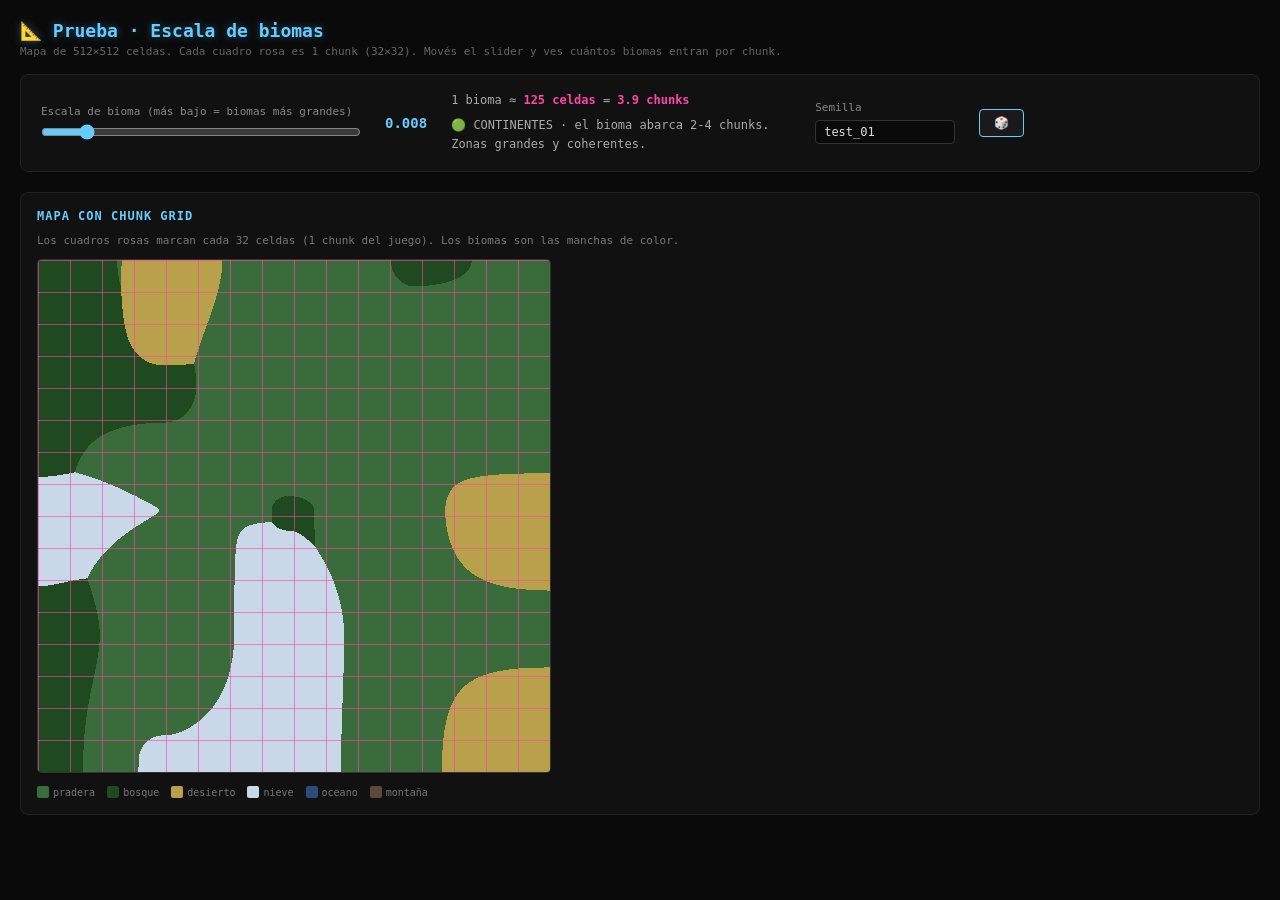
<file: pruebas/pruebas/biomas.html>
<!DOCTYPE html>
<html lang="es">
<head>
<meta charset="UTF-8">
<title>Prueba · Escala de biomas</title>
<style>
  * { box-sizing: border-box; margin: 0; padding: 0; }
  body {
    background: #0a0a0a;
    color: #ddd;
    font-family: monospace;
    padding: 20px;
  }
  h1 {
    font-size: 18px;
    color: #6cf;
    margin-bottom: 4px;
    text-shadow: 0 0 8px rgba(102, 204, 255, 0.4);
  }
  .subt {
    font-size: 11px;
    color: #666;
    margin-bottom: 16px;
  }

  .controles {
    background: #111;
    border: 1px solid #222;
    border-radius: 8px;
    padding: 16px 20px;
    margin-bottom: 20px;
    display: flex;
    gap: 24px;
    align-items: center;
    flex-wrap: wrap;
  }
  .controles label {
    display: flex;
    flex-direction: column;
    gap: 6px;
    font-size: 11px;
    color: #888;
  }
  .controles input[type="range"] {
    width: 320px;
    accent-color: #6cf;
  }
  .controles .valor {
    font-size: 14px;
    color: #6cf;
    font-weight: bold;
  }
  .controles .info {
    font-size: 12px;
    color: #aaa;
    line-height: 1.6;
    max-width: 340px;
  }
  .controles .info b { color: #f4a; }
  .controles .info .ok { color: #6cf; }

  .controles button {
    background: #1a1a1a;
    border: 1px solid #6cf;
    color: #6cf;
    padding: 6px 14px;
    border-radius: 4px;
    font-family: monospace;
    font-size: 12px;
    cursor: pointer;
  }
  .controles button:hover { background: #6cf; color: #0a0a0a; }

  .panel {
    background: #111;
    border: 1px solid #222;
    border-radius: 8px;
    padding: 16px;
    margin-bottom: 16px;
  }
  .panel h2 {
    font-size: 12px;
    color: #6cf;
    text-transform: uppercase;
    letter-spacing: 1px;
    margin-bottom: 10px;
  }
  .panel p {
    font-size: 11px;
    color: #777;
    margin-bottom: 10px;
    line-height: 1.5;
  }

  .mapa-wrapper {
    position: relative;
    display: inline-block;
    background: #000;
    border: 1px solid #333;
    border-radius: 4px;
    overflow: hidden;
  }
  .grid {
    display: grid;
    gap: 0;
  }
  .celda {
    width: 8px;
    height: 8px;
  }
  .overlay {
    position: absolute;
    top: 0;
    left: 0;
    pointer-events: none;
  }
  .overlay .linea {
    position: absolute;
    background: rgba(255, 68, 170, 0.6);
  }
  .overlay .linea-h {
    left: 0;
    right: 0;
    height: 1px;
  }
  .overlay .linea-v {
    top: 0;
    bottom: 0;
    width: 1px;
  }

  .leyenda {
    display: flex;
    gap: 12px;
    flex-wrap: wrap;
    margin-top: 10px;
    font-size: 10px;
    color: #777;
  }
  .leyenda span { display: flex; align-items: center; gap: 4px; }
  .leyenda .muestra {
    width: 12px;
    height: 12px;
    border-radius: 2px;
    display: inline-block;
  }
</style>
</head>
<body>

<h1>📐 Prueba · Escala de biomas</h1>
<div class="subt">
  Mapa de 512×512 celdas. Cada cuadro rosa es 1 chunk (32×32). Movés el slider y ves cuántos biomas entran por chunk.
</div>

<div class="controles">
  <label>
    Escala de bioma (más bajo = biomas más grandes)
    <input type="range" id="slider-escala" min="0.002" max="0.05" step="0.001" value="0.008">
  </label>
  <div class="valor"><span id="valor-escala">0.008</span></div>

  <div class="info" id="info">
    Cargando...
  </div>

  <label>
    Semilla
    <input type="text" id="input-semilla" value="test_01" style="background:#0a0a0a;border:1px solid #333;color:#ddd;padding:4px 8px;border-radius:4px;font-family:monospace;font-size:12px;width:140px;">
  </label>
  <button id="btn-random">🎲</button>
</div>

<div class="panel">
  <h2>Mapa con chunk grid</h2>
  <p>Los cuadros rosas marcan cada 32 celdas (1 chunk del juego). Los biomas son las manchas de color.</p>
  <div class="mapa-wrapper" id="wrapper">
    <div class="grid" id="grid"></div>
    <div class="overlay" id="overlay"></div>
  </div>
  <div class="leyenda" id="leyenda"></div>
</div>

<script>
// ═══ Config ═══
const LADO = 512;             // celdas por lado (512×512 = 16×16 chunks)
const TAM_CELDA = 1;          // px por celda (1px = mapa compacto)
const CHUNK = 32;             // celdas por chunk (igual que el juego)
let SEMILLA = "test_01";

const BIOMAS = [
  { id: "pradera",   color: "#3a6b3a" },
  { id: "bosque",    color: "#1f4a1f" },
  { id: "desierto",  color: "#b8a14a" },
  { id: "nieve",     color: "#c8d8e8" },
  { id: "oceano",    color: "#2a4a7a" },
  { id: "montaña",   color: "#5a4a3a" },
];

// ═══ Ruido ═══
function hash(x, y, seed) {
  let h = 2166136261 ^ seed;
  h = Math.imul(h ^ x, 16777619);
  h = Math.imul(h ^ y, 16777619);
  h ^= h >>> 13;
  h = Math.imul(h, 16777619);
  h ^= h >>> 16;
  return (h >>> 0) / 4294967295;
}

function seedANumero(s) {
  let h = 0;
  for (let i = 0; i < s.length; i++) {
    h = (h << 5) - h + s.charCodeAt(i);
    h |= 0;
  }
  return h;
}

function smoothstep(t) {
  return t * t * (3 - 2 * t);
}

function lerp(a, b, t) {
  return a + (b - a) * t;
}

function ruido(x, y, seed) {
  const x0 = Math.floor(x);
  const y0 = Math.floor(y);
  const x1 = x0 + 1;
  const y1 = y0 + 1;

  const v00 = hash(x0, y0, seed);
  const v10 = hash(x1, y0, seed);
  const v01 = hash(x0, y1, seed);
  const v11 = hash(x1, y1, seed);

  const tx = smoothstep(x - x0);
  const ty = smoothstep(y - y0);

  const a = lerp(v00, v10, tx);
  const b = lerp(v01, v11, tx);
  return lerp(a, b, ty);
}

function biomaPorTempHum(temp, hum) {
  let mejor = BIOMAS[0];
  let mejorDist = Infinity;
  for (const b of BIOMAS) {
    const t = temp - (b.id === "nieve" ? 0.1 : b.id === "desierto" ? 0.9 : 0.5);
    const h = hum  - (b.id === "oceano" ? 0.95 : b.id === "bosque" ? 0.8 : 0.5);
    const d = t * t + h * h;
    if (d < mejorDist) {
      mejorDist = d;
      mejor = b;
    }
  }
  return mejor;
}

function biomaEn(wx, wy, seed, escala) {
  const temp = ruido(wx * escala, wy * escala, seed);
  const hum  = ruido(wx * escala + 1000, wy * escala + 1000, seed + 100);
  return biomaPorTempHum(temp, hum);
}

// ═══ Render ═══
const grid    = document.getElementById("grid");
const overlay = document.getElementById("overlay");
const wrapper = document.getElementById("wrapper");
const leyenda = document.getElementById("leyenda");

function setupGrid() {
  grid.style.gridTemplateColumns = `repeat(${LADO}, ${TAM_CELDA}px)`;
  grid.innerHTML = "";
  for (let i = 0; i < LADO * LADO; i++) {
    const c = document.createElement("div");
    c.className = "celda";
    c.style.width  = TAM_CELDA + "px";
    c.style.height = TAM_CELDA + "px";
    grid.appendChild(c);
  }
}

function dibujarOverlay() {
  overlay.innerHTML = "";
  const total = LADO * TAM_CELDA;

  // Líneas verticales cada 32 celdas
  for (let x = 0; x <= LADO; x += CHUNK) {
    const l = document.createElement("div");
    l.className = "linea linea-v";
    l.style.left = (x * TAM_CELDA) + "px";
    l.style.width = "1px";
    l.style.height = total + "px";
    overlay.appendChild(l);
  }
  // Líneas horizontales cada 32 celdas
  for (let y = 0; y <= LADO; y += CHUNK) {
    const l = document.createElement("div");
    l.className = "linea linea-h";
    l.style.top = (y * TAM_CELDA) + "px";
    l.style.height = "1px";
    l.style.width = total + "px";
    overlay.appendChild(l);
  }
}

function dibujarMapa() {
  const seed = seedANumero(SEMILLA);
  const escala = parseFloat(document.getElementById("slider-escala").value);
  const celdas = grid.children;

  for (let y = 0; y < LADO; y++) {
    for (let x = 0; x < LADO; x++) {
      const b = biomaEn(x, y, seed, escala);
      celdas[y * LADO + x].style.background = b.color;
    }
  }

  actualizarInfo(escala);
  dibujarLeyenda();
}

function actualizarInfo(escala) {
  // El tamaño del bioma en celdas es aproximadamente 1/escala
  const tamanoBioma = Math.round(1 / escala);
  const chunksPorBioma = (tamanoBioma / CHUNK).toFixed(1);

  let tipo = "";
  let clase = "";
  if (tamanoBioma < CHUNK) {
    tipo = "🔴 MOSAICO · el bioma cambia más rápido que un chunk. Vas a ver 2-3 biomas por chunk.";
    clase = "rojo";
  } else if (tamanoBioma < CHUNK * 2) {
    tipo = "🟡 REGIONES · el bioma es comparable al chunk. Cada chunk es casi 1 bioma.";
  } else if (tamanoBioma < CHUNK * 4) {
    tipo = "🟢 CONTINENTES · el bioma abarca 2-4 chunks. Zonas grandes y coherentes.";
  } else {
    tipo = "🔵 MEGA-CONTINENTES · el bioma abarca muchos chunks. Mundo muy homogéneo.";
  }

  document.getElementById("info").innerHTML = `
    <div>1 bioma ≈ <b>${tamanoBioma} celdas</b> = <b>${chunksPorBioma} chunks</b></div>
    <div style="margin-top:6px">${tipo}</div>
  `;
}

function dibujarLeyenda() {
  leyenda.innerHTML = "";
  for (const b of BIOMAS) {
    const span = document.createElement("span");
    span.innerHTML = `<span class="muestra" style="background:${b.color}"></span> ${b.id}`;
    leyenda.appendChild(span);
  }
}

// ═══ Eventos ═══
setupGrid();
dibujarOverlay();

document.getElementById("slider-escala").addEventListener("input", (e) => {
  document.getElementById("valor-escala").textContent = e.target.value;
  dibujarMapa();
});

document.getElementById("input-semilla").addEventListener("input", (e) => {
  SEMILLA = e.target.value || "test_01";
  dibujarMapa();
});

document.getElementById("btn-random").addEventListener("click", () => {
  const s = "mundo_" + Math.floor(Math.random() * 999999);
  document.getElementById("input-semilla").value = s;
  SEMILLA = s;
  dibujarMapa();
});

dibujarMapa();
</script>

</body>
</html>
</file>
<file: css/estilo.css>
/* ═══════════════════════════════════════════════════════════════
   ESTILOS · Game_RPG
   ═══════════════════════════════════════════════════════════════ */

* { box-sizing: border-box; margin: 0; padding: 0; }

body {
  background: #0a0a0a;
  color: #ddd;
  font-family: monospace;
  min-height: 100vh;
  padding: 10px;
}

/* ═══════════════════════════════════════════════════════════════
   LAYOUT PRINCIPAL (3 columnas: 20% / 60% / 20%)
   ═══════════════════════════════════════════════════════════════ */
#layout {
  display: flex;
  gap: 12px;
  align-items: flex-start;
  justify-content: center;
  min-height: calc(100vh - 20px);
}

#col-izquierda {
  width: 20%;
  display: flex;
  align-items: center;
  justify-content: center;
  padding-top: 40px;
}

#col-centro {
  width: 60%;
  display: flex;
  flex-direction: column;
  align-items: center;
  gap: 12px;
}

#col-derecha {
  width: 20%;
  display: flex;
  flex-direction: column;
  gap: 12px;
  padding-top: 40px;
}

/* ═══════════════════════════════════════════════════════════════
   BOTONES DE MOVIMIENTO (rombo: ↑ arriba, ← ↓ → abajo)
   ═══════════════════════════════════════════════════════════════ */
#botones-movimiento {
  display: flex;
  flex-direction: column;
  align-items: center;
  gap: 8px;
}

#botones-movimiento .fila {
  display: flex;
  gap: 8px;
}

.btn-mover {
  width: 64px;
  height: 64px;
  background: #181818;
  color: #ddd;
  border: 2px solid #333;
  border-radius: 8px;
  font-size: 28px;
  font-family: monospace;
  cursor: pointer;
  transition: all 0.1s;
  user-select: none;
  display: flex;
  align-items: center;
  justify-content: center;
}

.btn-mover:hover {
  background: #2a2a2a;
  border-color: #6cf;
}

.btn-mover:active,
.btn-mover.activo {
  background: #2a2a2a;
  border-color: #6cf;
  color: #6cf;
  box-shadow: 0 0 12px rgba(100,200,255,0.6);
}

/* ═══════════════════════════════════════════════════════════════
   SLOTS DE EQUIPADOS (arriba del mapa)
   ═══════════════════════════════════════════════════════════════ */
#slots-equipados {
  display: flex;
  gap: 12px;
  justify-content: center;
}

.slot-equipado {
  width: 52px;
  height: 52px;
  background: #181818;
  border: 2px solid #333;
  border-radius: 6px;
  display: flex;
  align-items: center;
  justify-content: center;
  font-size: 26px;
  color: #444;
  transition: all 0.15s;
}

.slot-equipado.tiene {
  border-color: #6cf;
  box-shadow: 0 0 8px rgba(100,200,255,0.4);
  color: #ddd;
}

/* ═══════════════════════════════════════════════════════════════
   PANTALLA DEL MAPA
   ═══════════════════════════════════════════════════════════════ */

/* ═══════════════════════════════════════════════════════════════
   BARRA DE OBJETIVOS (abajo del mapa)
   ═══════════════════════════════════════════════════════════════ */
#barra-objetivos {
  display: flex;
  align-items: center;
  gap: 8px;
  font-size: 14px;
  color: #888;
  user-select: none;
}

#barra-objetivos .flecha {
  font-size: 20px;
  color: #f4a;
  min-width: 30px;
  text-align: center;
  opacity: 0;
  transition: opacity 0.2s;
}

#barra-objetivos .flecha.visible { opacity: 1; }

#barra-objetivos .slots {
  display: flex;
  gap: 4px;
}

#barra-objetivos .slot {
  width: 42px;
  height: 42px;
  background: #181818;
  border: 1px solid #333;
  border-radius: 5px;
  display: flex;
  align-items: center;
  justify-content: center;
  font-size: 22px;
  position: relative;
  transition: all 0.15s;
}

#barra-objetivos .slot.actual {
  background: #2a2a2a;
  border-color: #6cf;
  box-shadow: 0 0 8px rgba(100,200,255,0.4);
}

#barra-objetivos .slot.fuera {
  background: transparent;
  border-color: #1a1a1a;
  opacity: 0.3;
}

#barra-objetivos .slot .num {
  position: absolute;
  top: -8px;
  left: 50%;
  transform: translateX(-50%);
  font-size: 10px;
  color: #666;
  background: #0a0a0a;
  padding: 0 4px;
}

#barra-objetivos .slot.visitada::after {
  content: "";
  position: absolute;
  bottom: 3px;
  left: 50%;
  transform: translateX(-50%);
  width: 4px;
  height: 4px;
  background: #6cf;
  border-radius: 50%;
  opacity: 0.6;
}

/* ═══════════════════════════════════════════════════════════════
   CONTROLES DE SEMILLA (panel derecho)
   ═══════════════════════════════════════════════════════════════ */
#controles-semilla {
  display: flex;
  flex-direction: column;
  gap: 8px;
  padding: 12px;
  background: #181818;
  border: 1px solid #333;
  border-radius: 8px;
  font-size: 13px;
  color: #aaa;
}

#controles-semilla label {
  font-weight: bold;
  color: #6cf;
}

#controles-semilla input {
  background: #0a0a0a;
  color: #ddd;
  border: 1px solid #333;
  border-radius: 5px;
  padding: 6px 10px;
  font-family: monospace;
  font-size: 13px;
  width: 100%;
}

#controles-semilla input:focus {
  outline: none;
  border-color: #6cf;
  box-shadow: 0 0 6px rgba(100,200,255,0.4);
}

#controles-semilla .botones-semilla {
  display: flex;
  gap: 6px;
}

#controles-semilla button {
  flex: 1;
  background: #222;
  color: #ddd;
  border: 1px solid #333;
  border-radius: 5px;
  padding: 6px 12px;
  font-family: monospace;
  font-size: 13px;
  cursor: pointer;
  transition: all 0.15s;
}

#controles-semilla button:hover {
  background: #2a2a2a;
  border-color: #6cf;
  color: #6cf;
}

/* ═══════════════════════════════════════════════════════════════
   HUD (panel derecho)
   ═══════════════════════════════════════════════════════════════ */
#hud {
  display: flex;
  flex-direction: column;
  gap: 8px;
  padding: 12px;
  background: #181818;
  border: 1px solid #333;
  border-radius: 8px;
  font-size: 13px;
  color: #888;
}

#hud strong { color: #6cf; }

/* ═══════════════════════════════════════════════════════════════
   AYUDA (panel derecho)
   ═══════════════════════════════════════════════════════════════ */
#ayuda {
  padding: 10px;
    background: #1a1a1a;
  border: 1px solid #222;
  border-radius: 8px;
  font-size: 11px;
  color: #666;
  line-height: 1.6;
  text-align: center;
}

/* ═══════════════════════════════════════════════════════════════
   OVERLAY (transiciones, victoria, batalla)
   ═══════════════════════════════════════════════════════════════ */
#overlay {
  position: fixed;
  inset: 0;
  background: rgba(0,0,0,0.85);
  display: none;
  align-items: center;
  justify-content: center;
  flex-direction: column;
  z-index: 100;
  color: #fff;
  gap: 15px;
}

#overlay.visible { display: flex; }
#overlay .titulo    { font-size: 42px; }
#overlay .subtitulo { font-size: 18px; color: #aaa; }

/* ═══════════════════════════════════════════════════════════════
   BARRA DE STAMINA (ROTURA)
   ═══════════════════════════════════════════════════════════════ */
#barra-stamina {
  width: 100%;
  height: 12px;
  background: #181818;
  border: 2px solid #333;
  border-radius: 6px;
  overflow: hidden;
  visibility: hidden;   /* invisible pero ocupa espacio */
  opacity: 0;
  transition: opacity 0.15s;
}

#barra-stamina.visible {
  visibility: visible;
  opacity: 1;
}

#barra-stamina-relleno {
  height: 100%;
  width: 100%;
  background: linear-gradient(90deg, #6cf, #4a9);
  transition: width 0.05s linear;
}

/* ═══════════════════════════════════════════════════════════════
   VIEWPORT DEL MAPA (chunks 2D + cámara fluida)
   ═══════════════════════════════════════════════════════════════ */
#pantalla {
  position: relative;
  overflow: hidden;
  background: #111;
  border: 2px solid #333;
  border-radius: 8px;
  box-shadow: 0 0 30px rgba(100,200,255,0.1);
}

#mapa {
  position: absolute;
  top: 0;
  left: 0;
  display: grid;
  user-select: none;
  -webkit-user-select: none;
  will-change: transform;
}

#mapa .tile {
  position: relative;
  display: flex;
  align-items: center;
  justify-content: center;
}

/* ─── Velo de oscuridad del ciclo día-noche (F1) ───
   La opacidad sale de --osc (luz local) o --osc-global (fase). */
#mapa .tile::after {
  content: "";
  position: absolute;
  inset: 0;
  background: #02040a;
  opacity: var(--osc, var(--osc-global, 0));
  pointer-events: none;
  z-index: 5;
}

/* ─── Hoguera del spawn: titileo del fuego ─── */
@keyframes hoguera-titilar {
  from { transform: scale(0.94) translateY(1px); }
  to   { transform: scale(1.06) translateY(-1px); }
}

#jugador-fijo {
  position: absolute;
  display: flex;
  align-items: center;
  justify-content: center;
  pointer-events: none;
  z-index: 10;
  text-shadow: 0 0 6px rgba(100,200,255,0.8);
  user-select: none;
  -webkit-user-select: none;
}

#btn-tema {
  position: fixed;
  top: 12px;
  right: 12px;
  z-index: 1000;
  background: #1a1a1a;
  border: 1px solid #6cf;
  color: #6cf;
  padding: 6px 14px;
  border-radius: 6px;
  font-family: monospace;
  font-size: 12px;
  cursor: pointer;
  transition: all 0.15s;
}
#btn-tema:hover {
  background: #6cf;
  color: #0a0a0a;
  box-shadow: 0 0 10px rgba(102, 204, 255, 0.6);
}

#btn-cheat {
  position: fixed;
  top: 12px;
  right: 160px;
  z-index: 1000;
  background: #2a1a1a;
  border: 1px solid #f66;
  color: #f66;
  padding: 6px 14px;
  border-radius: 6px;
  font-family: monospace;
  font-size: 12px;
  cursor: pointer;
  transition: all 0.15s;
}
#btn-cheat:hover {
  background: #f66;
  color: #0a0a0a;
  box-shadow: 0 0 10px rgba(255, 102, 102, 0.6);
}

/* ═══════════════════════════════════════════════════════════════
   EFECTOS VISUALES GENÉRICOS (v2.4.2-alpha)
   ─────────────────────────────────────────────────────────────────
   Aplicados por el sistema de efectos (js/systems/efectos.js).
   El render consulta los efectos activos por coordenada (wx, wy)
   y agrega la clase CSS correspondiente a la celda.

   Clases disponibles:
     .efecto-ataque      → vibrar + parpadeo + destello rojo (~0.5s)
     .efecto-golpe       → vibrar + parpadeo lento (~1s)
     .efecto-recoger     → parpadeo rápido (0.3s)
     .efecto-danio       → vibrar + parpadeo + destello rojo (~0.5s)
     .efecto-glow        → halo celeste permanente
     .efecto-pulse       → pulsación permanente
   ═══════════════════════════════════════════════════════════════ */

/* ─── Vibrar: usa --vibrar-intensity (default 1) ─── */
@keyframes vibrar {
  0%, 100% { transform: translateX(0); }
  25%      { transform: translateX(calc(-4px * var(--vibrar-intensity, 1))); }
  75%      { transform: translateX(calc(4px * var(--vibrar-intensity, 1))); }
}

/* ─── Parpadeo: opacity ─── */
@keyframes parpadeo {
  0%, 100% { opacity: 1; }
  50%      { opacity: 0.2; }
}

/* ─── Destello rojo (daño / ataque) ─── */
@keyframes destello-rojo {
  0%   { filter: drop-shadow(0 0 0 red) brightness(1); }
  25%  { filter: drop-shadow(0 0 14px red) brightness(2); }
  50%  { filter: drop-shadow(0 0 0 red) brightness(1); }
  75%  { filter: drop-shadow(0 0 14px red) brightness(2); }
  100% { filter: drop-shadow(0 0 0 red) brightness(1); }
}

/* ─── Pulse (efectos permanentes) ─── */
@keyframes pulse {
  0%, 100% { transform: scale(1); }
  50%      { transform: scale(1.3); }
}

/* ─── Combinación: ATAQUE ─── */
.efecto-ataque {
  animation:
    vibrar 0.16s ease-in-out 3,
    parpadeo 0.16s ease-in-out 3,
    destello-rojo 0.5s ease-in-out;
  --vibrar-intensity: 1.5;
}

/* ─── Combinación: GOLPE (talar/picar) ─── */
.efecto-golpe {
  animation:
    vibrar 0.3s ease-in-out 3,
    parpadeo 0.3s ease-in-out 3;
  --vibrar-intensity: 1;
}

/* ─── Combinación: RECOGER ─── */
.efecto-recoger {
  animation: parpadeo 0.15s ease-in-out 2;
}

/* ─── Combinación: DAÑO AL JUGADOR ─── */
.efecto-danio {
  animation:
    vibrar 0.16s ease-in-out 3,
    parpadeo 0.16s ease-in-out 3,
    destello-rojo 0.5s ease-in-out;
  --vibrar-intensity: 1.8;
}

/* ─── Efectos permanentes ─── */
.efecto-glow {
  text-shadow: 0 0 8px #6cf, 0 0 16px #6cf, 0 0 24px #6cf;
}

.efecto-pulse {
  animation: pulse 1.2s ease-in-out infinite;
}

/* ═══════════════════════════════════════════════════════════════
   v2.4.2-alpha · Vibración suave + efecto de golpe en bucle
   ═══════════════════════════════════════════════════════════════ */

/* Vibrar más sutil: máximo 2px */
@keyframes vibrar-random {
  0%   { transform: translate(0, 0); }
  10%  { transform: translate(-2px, 1px); }
  20%  { transform: translate(2px, -1px); }
  30%  { transform: translate(-1px, 2px); }
  40%  { transform: translate(2px, -1px); }
  50%  { transform: translate(-2px, 1px); }
  60%  { transform: translate(1px, -2px); }
  70%  { transform: translate(-2px, 1px); }
  80%  { transform: translate(2px, -1px); }
  90%  { transform: translate(-1px, 2px); }
  100% { transform: translate(0, 0); }
}

/* ─── GOLPE (talar/picar) en bucle ───
   Se aplica al iniciar la rotura y se quita al terminar/cancelar.
   La animación se mantiene hasta que se quita la clase. */
.efecto-golpe-loop {
  animation:
    vibrar-random 0.4s ease-in-out infinite,
    parpadeo 0.4s ease-in-out infinite;
}

/* ─── Efectos de un solo uso (ataque, daño, etc.) ─── */
.efecto-ataque {
  animation:
    vibrar-random 0.16s ease-in-out 3,
    parpadeo 0.16s ease-in-out 3,
    destello-rojo 0.5s ease-in-out;
}
.efecto-danio {
  animation:
    vibrar-random 0.16s ease-in-out 3,
    parpadeo 0.16s ease-in-out 3,
    destello-rojo 0.5s ease-in-out;
}
.efecto-recoger {
  animation: parpadeo 0.15s ease-in-out 2;
}

/* ═══════════════════════════════════════════════════════════════
   BARRA DE TIMING (v2.5-alpha · F28)
   ═══════════════════════════════════════════════════════════════ */
#barra-timing-overlay {
  position: fixed;
  inset: 0;
  background: rgba(0, 0, 0, 0.7);
  display: flex;
  align-items: center;
  justify-content: center;
  z-index: 500;
  font-family: monospace;
  pointer-events: none;
}

#barra-timing-panel {
  position: relative;
  overflow: hidden;
  display: flex;
  align-items: center;
  background: #111;
  border: 2px solid #6cf;
  border-radius: 12px;
  padding: 24px 32px;
  box-shadow: 0 0 32px rgba(102, 204, 255, 0.4);
  pointer-events: auto;
  cursor: pointer;
  min-width: 440px;
  min-height: 190px;
  text-align: center;
  transition: border-color 0.2s, box-shadow 0.2s;
}

/* ─── Modo ataque / defensa ─── */
#barra-timing-panel.modo-ataque {
  background: radial-gradient(circle at 50% 45%, #260b0b 0%, #111 68%);
  border-color: #f66;
  box-shadow: 0 0 38px rgba(255, 80, 80, 0.45);
}

#barra-timing-panel.modo-defensa {
  background: radial-gradient(circle at 50% 45%, #081a2a 0%, #111 68%);
  border-color: #6cf;
  box-shadow: 0 0 38px rgba(102, 204, 255, 0.45);
}

#barra-timing-icono {
  position: absolute;
  left: 50%;
  top: 50%;
  transform: translate(-50%, -50%);
  font-size: 220px;
  line-height: 1;
  opacity: 0.28;
  pointer-events: none;
  user-select: none;
  z-index: 0;
  animation: timingIconoPulso 2.4s ease-in-out infinite;
}

#barra-timing-panel.modo-ataque #barra-timing-icono {
  filter: drop-shadow(0 0 26px rgba(255, 80, 80, 0.75));
}

#barra-timing-panel.modo-defensa #barra-timing-icono {
  filter: drop-shadow(0 0 26px rgba(102, 204, 255, 0.75));
}

#barra-timing-contenido {
  position: relative;
  z-index: 1;
  width: 100%;
}

#barra-timing-modo {
  margin-bottom: 6px;
  font-size: 10px;
  font-weight: bold;
  letter-spacing: 4px;
  text-transform: uppercase;
}

#barra-timing-panel.modo-ataque #barra-timing-modo {
  color: #f88;
}

#barra-timing-panel.modo-defensa #barra-timing-modo {
  color: #8fd8ff;
}

#barra-timing-panel.modo-ataque #barra-timing-titulo {
  color: #ff9a9a;
  text-shadow: 0 0 10px rgba(255, 80, 80, 0.55);
}

#barra-timing-panel.modo-defensa #barra-timing-titulo {
  color: #9adcff;
  text-shadow: 0 0 10px rgba(102, 204, 255, 0.55);
}

#barra-timing-panel.modo-ataque #barra-timing-barra {
  border-color: rgba(255, 102, 102, 0.55);
}

#barra-timing-panel.modo-defensa #barra-timing-barra {
  border-color: rgba(102, 204, 255, 0.55);
}

@keyframes timingIconoPulso {
  0%, 100% { transform: translate(-50%, -50%) scale(1); }
  50%      { transform: translate(-50%, -50%) scale(1.05); }
}

#barra-timing-panel.perfecto {
  border-color: #5c5;
  box-shadow: 0 0 32px rgba(85, 204, 85, 0.7);
}

#barra-timing-panel.aceptable {
  border-color: #e85;
  box-shadow: 0 0 32px rgba(238, 136, 85, 0.7);
}

#barra-timing-panel.fallo {
  border-color: #d33;
  box-shadow: 0 0 32px rgba(221, 51, 51, 0.7);
}

#barra-timing-titulo {
  font-size: 16px;
  color: #6cf;
  margin-bottom: 20px;
  text-shadow: 0 0 8px rgba(102, 204, 255, 0.4);
  font-weight: bold;
}

#barra-timing-barra {
  position: relative;
  width: 100%;
  height: 40px;
  background: #0a0a0a;
  border: 2px solid #333;
  border-radius: 6px;
  overflow: hidden;
  margin-bottom: 14px;
  display: flex;
}

#barra-timing-barra .zona {
  height: 100%;
}

.zona.roja-izq    { width: var(--zona-roja, 25%); background: rgba(221, 51, 51, 0.6); }
.zona.naranja-izq { width: var(--zona-aceptable, 15%); background: rgba(238, 136, 85, 0.7); }
.zona.verde       { width: var(--zona-perfecta, 20%); background: rgba(85, 204, 85, 0.8); }
.zona.naranja-der { width: var(--zona-aceptable, 15%); background: rgba(238, 136, 85, 0.7); }
.zona.roja-der    { width: var(--zona-roja, 25%); background: rgba(221, 51, 51, 0.6); }

#barra-timing-marcador {
  position: absolute;
  top: 0;
  width: 4px;
  height: 100%;
  background: #fff;
  box-shadow: 0 0 8px #fff, 0 0 16px #6cf;
  left: 0%;
  transform: translateX(-2px);
  pointer-events: none;
}

#barra-timing-hint {
  font-size: 10px;
  color: #888;
  text-transform: uppercase;
  letter-spacing: 2px;
}
/* ═══════════════════════════════════════════════════════════════
   OVERLAY DE COMBATE (v2.5-alpha · F28 fase 4)
   ═══════════════════════════════════════════════════════════════ */
#combate-overlay {
  position: fixed;
  inset: 0;
  background: rgba(0, 0, 0, 0.85);
  display: flex;
  align-items: center;
  justify-content: center;
  z-index: 400;
  font-family: monospace;
}

#combate-panel {
  background: #111;
  border: 2px solid #6cf;
  border-radius: 12px;
  padding: 20px 28px;
  box-shadow: 0 0 40px rgba(102, 204, 255, 0.4);
  min-width: 560px;
  max-width: 720px;
  display: flex;
  flex-direction: column;
  gap: 20px;
}

/* ─── Aviso inicial antes del combate ─── */
#combate-aviso {
  position: absolute;
  inset: 0;
  z-index: 20;
  display: flex;
  flex-direction: column;
  align-items: center;
  justify-content: center;
  gap: 10px;
  padding: 32px;
  text-align: center;
  background: radial-gradient(circle at 50% 42%, rgba(92, 10, 10, 0.98) 0%, rgba(0, 0, 0, 0.995) 70%);
  animation: combateAvisoEntrada 0.22s ease-out;
}

#combate-aviso-emoji {
  font-size: 104px;
  line-height: 1;
  filter: drop-shadow(0 0 24px rgba(255, 90, 90, 0.7));
  animation: combateAvisoAmenaza 0.55s ease-in-out infinite alternate;
}

#combate-aviso-texto {
  font-size: 22px;
  color: #ffd7d7;
  letter-spacing: 0.5px;
}

#combate-aviso-texto strong {
  color: #fff;
  font-size: 1.2em;
  text-transform: uppercase;
  letter-spacing: 1px;
}

#combate-aviso-prep {
  font-size: 46px;
  font-weight: bold;
  letter-spacing: 6px;
  color: #ff5a5a;
  text-shadow: 0 0 18px rgba(255, 70, 70, 0.8), 0 0 40px rgba(255, 0, 0, 0.5);
  animation: combateAvisoPrep 0.5s ease-in-out infinite alternate;
}

#combate-aviso-hint {
  margin-top: 6px;
  font-size: 11px;
  color: #b9a4a4;
  text-transform: uppercase;
  letter-spacing: 2px;
}

@keyframes combateAvisoEntrada {
  from { opacity: 0; }
  to   { opacity: 1; }
}

@keyframes combateAvisoAmenaza {
  from { transform: scale(1) rotate(-2deg); }
  to   { transform: scale(1.08) rotate(2deg); }
}

@keyframes combateAvisoPrep {
  from { opacity: 0.65; transform: scale(0.98); }
  to   { opacity: 1; transform: scale(1.04); }
}

/* ─── Header ─── */
#combate-header {
  display: flex;
  justify-content: space-between;
  align-items: center;
  padding-bottom: 12px;
  border-bottom: 1px solid #333;
}

#combate-titulo {
  font-size: 18px;
  color: #6cf;
  font-weight: bold;
  letter-spacing: 3px;
  text-shadow: 0 0 8px rgba(102, 204, 255, 0.5);
}

#combate-btn-huir {
  background: #1a1a1a;
  border: 1px solid #f66;
  color: #f66;
  padding: 6px 14px;
  border-radius: 6px;
  font-family: monospace;
  font-size: 12px;
  cursor: pointer;
  transition: all 0.15s;
}

#combate-btn-huir:hover {
  background: #f66;
  color: #0a0a0a;
  box-shadow: 0 0 12px rgba(255, 102, 102, 0.6);
}

/* ─── Paneles jugador vs mob ─── */
#combate-paneles {
  display: flex;
  align-items: center;
  justify-content: space-around;
  gap: 20px;
}

.combate-panel-lado {
  flex: 1;
  display: flex;
  flex-direction: column;
  align-items: center;
  gap: 8px;
  padding: 16px;
  background: #0a0a0a;
  border: 1px solid #333;
  border-radius: 8px;
}

.combate-emoji {
  font-size: 56px;
  line-height: 1;
  text-shadow: 0 0 12px rgba(102, 204, 255, 0.4);
}

.combate-nombre {
  font-size: 13px;
  color: #aaa;
  text-transform: uppercase;
  letter-spacing: 2px;
}

.combate-barra-hp {
  width: 100%;
  height: 14px;
  background: #181818;
  border: 2px solid #333;
  border-radius: 7px;
  overflow: hidden;
}

.combate-barra-hp-relleno {
  height: 100%;
  width: 100%;
  background: linear-gradient(90deg, #d33, #e85, #5c5);
  transition: width 0.3s ease-out;
}

.combate-hp-texto {
  font-size: 12px;
  color: #ddd;
  font-weight: bold;
}

#combate-combo {
  display: flex;
  align-items: center;
  gap: 6px;
  padding: 4px 8px;
  background: #090909;
  border: 1px solid #333;
  border-radius: 999px;
  transition: border-color 0.2s, box-shadow 0.2s;
}

.combate-combo-label {
  font-size: 9px;
  color: #777;
  letter-spacing: 1px;
}

#combate-combo-slots {
  display: flex;
  gap: 4px;
}

.combate-combo-slot {
  width: 10px;
  height: 10px;
  border: 1px solid #555;
  border-radius: 50%;
  background: #111;
  transition: background 0.15s, border-color 0.15s, box-shadow 0.15s;
}

.combate-combo-slot.activo {
  background: #6cf;
  border-color: #9df;
  box-shadow: 0 0 8px rgba(102, 204, 255, 0.8);
}

#combate-combo-texto {
  min-width: 52px;
  color: #8ad;
  font-size: 9px;
  text-align: right;
}

#combate-combo.combo-listo {
  border-color: #ffd166;
  box-shadow: 0 0 12px rgba(255, 209, 102, 0.45);
  animation: comboListo 0.6s ease-in-out infinite alternate;
}

#combate-combo.combo-listo .combate-combo-slot {
  background: #ffd166;
  border-color: #ffe6a3;
  box-shadow: 0 0 8px rgba(255, 209, 102, 0.8);
}

#combate-combo.combo-listo #combate-combo-texto {
  color: #ffd166;
}

@keyframes comboListo {
  from { transform: scale(1); }
  to { transform: scale(1.04); }
}

.combate-ultimo-golpe {
  min-height: 16px;
  font-size: 11px;
  font-weight: bold;
  letter-spacing: 0.5px;
  opacity: 0;
  transform: translateY(-2px);
  transition: opacity 0.15s, transform 0.15s;
}

.combate-ultimo-golpe.visible {
  opacity: 1;
  transform: translateY(0);
}

.combate-ultimo-golpe.negativo { color: #ff6b6b; }
.combate-ultimo-golpe.positivo { color: #7fe07f; }
.combate-ultimo-golpe.alerta { color: #ffd166; }

#combate-vs {
  font-size: 28px;
  color: #f4a;
  font-weight: bold;
  text-shadow: 0 0 12px rgba(255, 68, 170, 0.6);
}

/* ─── Mensaje ─── */
#combate-mensaje {
  text-align: center;
  font-size: 14px;
  color: #6cf;
  padding: 12px;
  background: #0a0a0a;
  border: 1px solid #333;
  border-radius: 6px;
  min-height: 44px;
  display: flex;
  align-items: center;
  justify-content: center;
}

/* ─── Historial de combate ─── */
#combate-historial {
  max-height: 108px;
  overflow-y: auto;
  padding: 7px 10px;
  background: #070707;
  border: 1px solid #2b2b2b;
  border-radius: 6px;
  scrollbar-width: thin;
  scrollbar-color: #333 #070707;
}

#combate-historial-titulo {
  margin-bottom: 4px;
  color: #666;
  font-size: 9px;
  letter-spacing: 2px;
}

#combate-historial-lista {
  display: flex;
  flex-direction: column;
  gap: 3px;
}

.historial-entrada {
  padding-left: 6px;
  border-left: 3px solid #456;
  color: #8ab;
  font-size: 11px;
  line-height: 1.35;
}

.historial-entrada.negativo {
  border-color: #d33;
  color: #ff7a7a;
}

.historial-entrada.alerta {
  border-color: #c90;
  color: #ffd166;
}

.historial-entrada.positivo {
  border-color: #3a3;
  color: #7fe07f;
}

.historial-entrada.sistema {
  border-color: #456;
  color: #8ab;
}

/* ─── Telegráfico del ataque del mob ─── */
#combate-telegrafo {
  display: flex;
  flex-direction: column;
  align-items: center;
  gap: 2px;
  animation: combateTelegrafoEntrada 0.18s ease-out;
}

#combate-telegrafo-emoji {
  font-size: 28px;
  line-height: 1;
  filter: drop-shadow(0 0 12px rgba(255, 90, 90, 0.8));
  animation: combateTelegrafoPulso 0.6s ease-in-out infinite alternate;
}

#combate-telegrafo-texto {
  color: #ffd7d7;
  font-size: 14px;
}

#combate-telegrafo-texto strong {
  color: #fff;
  text-transform: uppercase;
  letter-spacing: 0.5px;
}

#combate-telegrafo-hint {
  font-size: 9px;
  color: #f88;
  text-transform: uppercase;
  letter-spacing: 2px;
}

@keyframes combateTelegrafoEntrada {
  from { opacity: 0; transform: translateY(4px); }
  to   { opacity: 1; transform: translateY(0); }
}

@keyframes combateTelegrafoPulso {
  from { transform: scale(1); }
  to   { transform: scale(1.14); }
}

/* ─── Contenedor del timing (futuro) ─── */
#combate-timing-container {
  min-height: 0;
  /* Cuando se implemente F28 fase 5, se inyecta la barra acá */
}
/* ═══════════════════════════════════════════════════════════════
   CONFIRMACIÓN DE HUIDA (F28)
   ═══════════════════════════════════════════════════════════════ */
#combate-confirmar-huida {
  display: flex;
  align-items: center;
  gap: 12px;
  justify-content: center;
  flex-wrap: wrap;
}

#combate-confirmar-huida span {
  color: #f66;
  font-weight: bold;
  font-size: 14px;
}

#combate-confirmar-huida button {
  padding: 6px 14px;
  border-radius: 6px;
  font-family: monospace;
  font-size: 12px;
  cursor: pointer;
  transition: all 0.15s;
}

.btn-combate-si {
  background: #1a1a1a;
  border: 1px solid #f66;
  color: #f66;
}

.btn-combate-si:hover {
  background: #f66;
  color: #0a0a0a;
  box-shadow: 0 0 12px rgba(255, 102, 102, 0.6);
}

.btn-combate-no {
  background: #1a1a1a;
  border: 1px solid #6cf;
  color: #6cf;
}

.btn-combate-no:hover {
  background: #6cf;
  color: #0a0a0a;
  box-shadow: 0 0 12px rgba(102, 204, 255, 0.6);
}

#combate-btn-huir:disabled {
  background: #1a1a1a;
  border-color: #444;
  color: #666;
  cursor: default;
  box-shadow: none;
}

/* ---------------------------------------------------------------
   CORAZONES DE HP + FEEDBACK DE COMBATE (F28 fase 9)
   --------------------------------------------------------------- */
#hp-corazones {
  display: flex;
  align-items: center;
  justify-content: center;
  gap: 10px;
  min-height: 18px;
  user-select: none;
}

#hp-corazones-iconos {
  display: flex;
  align-items: center;
  justify-content: center;
  gap: 2px;
  font-size: 14px;
  line-height: 1;
}

#hp-corazones-numero {
  font-family: monospace;
  font-size: 12px;
  font-weight: bold;
  color: #fff;
  text-shadow: 0 1px 2px #000, 0 0 4px #000;
  white-space: nowrap;
}

#hp-corazones-iconos .corazon {
  transition: transform 0.2s ease, opacity 0.2s ease;
}

#hp-corazones-iconos .corazon.roto {
  opacity: 0.9;
}

#hp-corazones-iconos .corazon.vacio {
  opacity: 0.5;
  filter: grayscale(1) drop-shadow(0 0 1px rgba(255, 255, 255, 0.45));
}

/* --- Muerte del mob --- */
#combate-mob.combate-mob-muerto {
  animation: combateMuerteMob 0.8s ease-in forwards;
}

#combate-mob.combate-mob-muerto .combate-emoji {
  filter: grayscale(1);
}

@keyframes combateMuerteMob {
  0%   { transform: scale(1); opacity: 1; }
  30%  { transform: scale(1.08); opacity: 1; }
  100% { transform: scale(0.82) rotate(-4deg); opacity: 0.2; }
}

/* --- Pantalla de derrota --- */
#derrota-overlay {
  position: fixed;
  inset: 0;
  z-index: 600;
  display: flex;
  align-items: center;
  justify-content: center;
  background: rgba(20, 0, 0, 0);
  opacity: 0;
  pointer-events: none;
  transition: opacity 0.25s ease, background 0.25s ease;
  font-family: monospace;
}

#derrota-overlay.visible {
  opacity: 1;
  background: rgba(20, 0, 0, 0.9);
  pointer-events: auto;
}

#derrota-panel {
  min-width: 360px;
  padding: 32px 40px;
  display: flex;
  flex-direction: column;
  align-items: center;
  gap: 12px;
  background: #111;
  border: 2px solid #d33;
  border-radius: 12px;
  box-shadow: 0 0 48px rgba(221, 51, 51, 0.5);
  transform: translateY(12px) scale(0.95);
  transition: transform 0.25s ease;
}

#derrota-overlay.visible #derrota-panel {
  transform: translateY(0) scale(1);
}

#derrota-icono {
  font-size: 56px;
  line-height: 1;
}

#derrota-titulo {
  font-size: 32px;
  font-weight: bold;
  letter-spacing: 6px;
  color: #f66;
  text-shadow: 0 0 16px rgba(255, 102, 102, 0.6);
}

#derrota-mensaje {
  font-size: 15px;
  color: #ddd;
  text-align: center;
}

#derrota-hp {
  font-size: 13px;
  color: #aaa;
}

#derrota-btn-reiniciar {
  margin-top: 8px;
  padding: 10px 22px;
  background: #1a1a1a;
  border: 1px solid #6cf;
  border-radius: 8px;
  color: #6cf;
  font-family: monospace;
  font-size: 14px;
  font-weight: bold;
  cursor: pointer;
  transition: all 0.15s ease;
}

#derrota-btn-reiniciar:hover,
#derrota-btn-reiniciar:focus {
  background: #6cf;
  color: #0a0a0a;
  box-shadow: 0 0 16px rgba(102, 204, 255, 0.7);
  outline: none;
}

#derrota-hint {
  font-size: 10px;
  color: #666;
  letter-spacing: 1px;
}

/* --- Pantalla de victoria --- */
#victoria-overlay {
  position: fixed;
  inset: 0;
  z-index: 600;
  display: flex;
  align-items: center;
  justify-content: center;
  background: rgba(0, 12, 5, 0);
  opacity: 0;
  pointer-events: none;
  transition: opacity 0.25s ease, background 0.25s ease;
  font-family: monospace;
}

#victoria-overlay.visible {
  opacity: 1;
  background: rgba(0, 12, 5, 0.92);
  pointer-events: auto;
}

#victoria-panel {
  min-width: 400px;
  max-width: 520px;
  padding: 28px 34px;
  display: flex;
  flex-direction: column;
  align-items: center;
  gap: 12px;
  background: radial-gradient(circle at 50% 0%, #17230d 0%, #111 70%);
  border: 2px solid #8d5;
  border-radius: 12px;
  box-shadow: 0 0 52px rgba(120, 220, 80, 0.45);
  transform: translateY(12px) scale(0.95);
  transition: transform 0.25s ease;
}

#victoria-overlay.visible #victoria-panel {
  transform: translateY(0) scale(1);
}

#victoria-icono {
  font-size: 58px;
  line-height: 1;
  filter: drop-shadow(0 0 18px rgba(255, 215, 106, 0.55));
}

#victoria-titulo {
  font-size: 30px;
  font-weight: bold;
  letter-spacing: 5px;
  color: #b7ff6a;
  text-shadow: 0 0 16px rgba(140, 255, 90, 0.55);
}

#victoria-mensaje {
  font-size: 14px;
  color: #ddd;
  text-align: center;
}

#victoria-mensaje strong {
  color: #fff;
}

#victoria-resumen {
  font-size: 15px;
  line-height: 1.55;
  color: #f0e6c8;
  text-align: center;
}

#victoria-resumen strong {
  color: #ffd76a;
}

#victoria-desglose {
  width: 100%;
  margin-top: 4px;
  padding: 12px 14px;
  background: #0a0a0a;
  border: 1px solid #3d4a29;
  border-radius: 8px;
}

#victoria-desglose-titulo {
  margin-bottom: 8px;
  font-size: 10px;
  color: #8fa86a;
  text-align: left;
  text-transform: uppercase;
  letter-spacing: 2px;
}

#victoria-lista {
  margin: 0;
  padding: 0;
  list-style: none;
  display: flex;
  flex-direction: column;
  gap: 7px;
}

#victoria-lista li {
  display: flex;
  align-items: center;
  gap: 8px;
  font-size: 13px;
  color: #ddd;
}

.victoria-item-icono {
  width: 22px;
  font-size: 16px;
  text-align: center;
}

.victoria-item-nombre {
  flex: 1;
  text-align: left;
}

.victoria-item-cantidad {
  color: #ffd76a;
  font-weight: bold;
  white-space: nowrap;
}

#victoria-btn-continuar {
  margin-top: 6px;
  padding: 10px 28px;
  background: #1a1a1a;
  border: 1px solid #8d5;
  border-radius: 8px;
  color: #b7ff6a;
  font-family: monospace;
  font-size: 14px;
  font-weight: bold;
  cursor: pointer;
  transition: all 0.15s ease;
}

#victoria-btn-continuar:hover,
#victoria-btn-continuar:focus {
  background: #8d5;
  color: #0a0a0a;
  box-shadow: 0 0 16px rgba(140, 255, 90, 0.7);
  outline: none;
}

#victoria-hint {
  font-size: 10px;
  color: #667;
  letter-spacing: 1px;
  text-align: center;
}

/* ---------------------------------------------------------------
   MENÚ DEL JUGADOR (F30/F12)
   --------------------------------------------------------------- */

#btn-jugador {
  position: fixed;
  top: 12px;
  right: 220px;
  z-index: 1000;
  background: #101a1a;
  border: 1px solid #6cf;
  color: #6cf;
  padding: 6px 14px;
  border-radius: 6px;
  font-family: monospace;
  font-size: 12px;
  cursor: pointer;
  transition: all 0.15s;
}
#btn-jugador:hover {
  background: #6cf;
  color: #0a0a0a;
  box-shadow: 0 0 10px rgba(102, 204, 255, 0.6);
}

.menu-jugador-overlay {
  position: fixed;
  inset: 0;
  z-index: 550;
  display: none;
  align-items: center;
  justify-content: center;
  padding: 16px;
  background: rgba(0, 0, 0, 0.78);
  font-family: monospace;
}
.menu-jugador-overlay.visible {
  display: flex;
}

.menu-jugador-panel {
  width: min(720px, 94vw);
  max-height: 88vh;
  display: flex;
  flex-direction: column;
  background: #101418;
  border: 2px solid #6cf;
  border-radius: 12px;
  box-shadow: 0 0 30px rgba(102, 204, 255, 0.35);
  overflow: hidden;
}

.menu-jugador-cabecera {
  display: flex;
  align-items: center;
  justify-content: space-between;
  gap: 12px;
  padding: 14px 16px;
  background: #141c24;
  border-bottom: 1px solid #24384a;
}
.menu-jugador-titulo-grupo {
  display: flex;
  align-items: baseline;
  gap: 12px;
}
.menu-jugador-titulo {
  color: #6cf;
  font-size: 18px;
  font-weight: bold;
}
.menu-jugador-nivel {
  color: #ffd76a;
  font-size: 13px;
  border: 1px solid #554422;
  background: #221a10;
  border-radius: 999px;
  padding: 2px 9px;
}
.menu-jugador-cerrar {
  background: transparent;
  border: 1px solid #334;
  color: #ccd;
  border-radius: 6px;
  padding: 4px 9px;
  cursor: pointer;
  font-family: monospace;
}
.menu-jugador-cerrar:hover {
  border-color: #f66;
  color: #f66;
}

.menu-jugador-xp {
  display: flex;
  flex-wrap: wrap;
  justify-content: space-between;
  gap: 8px;
  padding: 9px 16px;
  color: #aeb;
  background: #0d1318;
  border-bottom: 1px solid #1c2a36;
  font-size: 12px;
}
.menu-jugador-xp strong { color: #ffd76a; }

.menu-jugador-tabs {
  display: flex;
  gap: 4px;
  padding: 8px 10px 0;
  background: #0d1318;
  border-bottom: 1px solid #24384a;
  overflow-x: auto;
}
.menu-jugador-tab {
  background: transparent;
  border: 1px solid transparent;
  border-bottom: none;
  color: #8aa;
  padding: 8px 12px;
  border-radius: 8px 8px 0 0;
  cursor: pointer;
  font-family: monospace;
  font-size: 12px;
  white-space: nowrap;
}
.menu-jugador-tab:hover { color: #cde; background: #131d26; }
.menu-jugador-tab.activa {
  color: #6cf;
  background: #101418;
  border-color: #24384a;
  border-bottom: 1px solid #101418;
  margin-bottom: -1px;
}

.menu-jugador-contenido {
  padding: 16px;
  overflow-y: auto;
  flex: 1;
}

.menu-stats {
  display: grid;
  grid-template-columns: repeat(2, minmax(0, 1fr));
  gap: 10px;
}
.menu-stat {
  display: flex;
  flex-direction: column;
  gap: 3px;
  background: #131a20;
  border: 1px solid #22323f;
  border-radius: 8px;
  padding: 10px 12px;
}
.menu-stat-titulo { color: #9ab; font-size: 12px; }
.menu-stat-valor { color: #e8f4ff; font-size: 20px; }
.menu-stat-detalle { color: #667; font-size: 10px; }

.menu-nota {
  margin-top: 12px;
  padding: 9px 11px;
  border-left: 3px solid #6cf;
  background: #0e161c;
  color: #9ab;
  font-size: 11px;
  line-height: 1.5;
}

.menu-habilidades { display: flex; flex-direction: column; gap: 10px; }
.menu-habilidad {
  display: flex;
  align-items: center;
  gap: 12px;
  background: #131a20;
  border: 1px solid #22323f;
  border-radius: 9px;
  padding: 10px 12px;
}
.menu-habilidad.maxima { opacity: 0.72; }
.menu-habilidad-icono {
  width: 42px;
  height: 42px;
  display: flex;
  align-items: center;
  justify-content: center;
  border-radius: 8px;
  background: #0c1216;
  border: 1px solid #24384a;
  font-size: 22px;
  flex: 0 0 auto;
}
.menu-habilidad-info { flex: 1; min-width: 0; }
.menu-habilidad-titulo { color: #dff; font-size: 13px; font-weight: bold; }
.menu-habilidad-titulo span { color: #ffd76a; font-weight: normal; }
.menu-habilidad-desc { color: #8aa; font-size: 11px; margin-top: 2px; }
.menu-rangos { display: flex; gap: 4px; margin-top: 6px; }
.menu-rango {
  width: 16px;
  height: 5px;
  border-radius: 3px;
  background: #26333d;
}
.menu-rango.lleno { background: #6cf; box-shadow: 0 0 6px rgba(102, 204, 255, 0.5); }
.menu-comprar {
  background: #102a22;
  border: 1px solid #3c9;
  color: #7fe;
  border-radius: 6px;
  padding: 7px 10px;
  font-family: monospace;
  font-size: 11px;
  cursor: pointer;
  white-space: nowrap;
}
.menu-comprar:hover:not(:disabled) { background: #1a4638; }
.menu-comprar:disabled {
  background: #1a1e22;
  border-color: #333c44;
  color: #667;
  cursor: default;
}

.menu-inventario {
  display: grid;
  grid-template-columns: repeat(2, minmax(0, 1fr));
  gap: 9px;
}
.menu-item {
  display: flex;
  align-items: center;
  gap: 9px;
  background: #131a20;
  border: 1px solid #22323f;
  border-radius: 8px;
  padding: 8px 10px;
}
.menu-item-icono { font-size: 22px; }
.menu-item-info { display: flex; flex-direction: column; flex: 1; min-width: 0; }
.menu-item-info strong { color: #dff; font-size: 12px; }
.menu-item-info small { color: #667; font-size: 10px; }
.menu-item-cantidad {
  color: #ffd76a;
  font-size: 12px;
  border: 1px solid #443a20;
  background: #1d1810;
  border-radius: 999px;
  padding: 2px 7px;
}
.menu-vacio {
  text-align: center;
  color: #8aa;
  padding: 30px 12px;
  font-size: 14px;
}

.menu-seccion { margin-top: 14px; }
.menu-seccion:first-child { margin-top: 0; }
.menu-seccion-titulo {
  color: #9ab;
  font-size: 11px;
  text-transform: uppercase;
  letter-spacing: 0.06em;
  margin-bottom: 8px;
}
.menu-inventario-equipo { margin-top: 9px; }

.menu-item-equipable { cursor: pointer; }
.menu-item-equipable:hover { border-color: #3a6a86; background: #16222b; }
.menu-item-accion { border-color: #2a4a3a; }

.menu-equipar,
.menu-quitar {
  font-family: monospace;
  font-size: 10px;
  border-radius: 6px;
  padding: 5px 8px;
  cursor: pointer;
  white-space: nowrap;
}
.menu-equipar {
  background: #102a22;
  border: 1px solid #3c9;
  color: #7fe;
}
.menu-equipar:hover { background: #1a4638; }
.menu-quitar {
  background: #2a1418;
  border: 1px solid #a55;
  color: #f99;
}
.menu-quitar:hover { background: #3d1c22; }

.menu-equipo-grid {
  display: grid;
  grid-template-columns: repeat(2, minmax(0, 1fr));
  gap: 9px;
}
.menu-equipo-slot {
  display: flex;
  align-items: center;
  gap: 9px;
  background: #101720;
  border: 1px dashed #2a3a46;
  border-radius: 8px;
  padding: 8px 10px;
}
.menu-equipo-slot.vacio { opacity: 0.62; }
.menu-equipo-icono { font-size: 22px; }
.menu-equipo-info { display: flex; flex-direction: column; flex: 1; min-width: 0; }
.menu-equipo-info strong { color: #dff; font-size: 12px; }
.menu-equipo-info small { color: #667; font-size: 10px; }

.nivel-0 { }
.nivel-1 {
  box-shadow: 0 0 0 1px rgba(140, 200, 255, 0.35) inset, 0 0 8px rgba(120, 190, 255, 0.18);
}
.nivel-2 {
  border-color: #6ad !important;
  box-shadow: 0 0 0 1px rgba(120, 210, 255, 0.5) inset, 0 0 12px rgba(120, 210, 255, 0.35);
}
.nivel-3 {
  border-color: #fc6 !important;
  box-shadow: 0 0 0 1px rgba(255, 220, 120, 0.6) inset, 0 0 16px rgba(255, 205, 90, 0.45);
}
.nivel-3 .menu-item-info strong,
.nivel-3 .menu-equipo-info strong { color: #ffe6a0; }

.menu-jugador-pie {
  padding: 8px 16px;
  color: #667;
  font-size: 10px;
  text-align: center;
  background: #0d1318;
  border-top: 1px solid #1c2a36;
}

@media (max-width: 620px) {
  .menu-stats, .menu-inventario, .menu-equipo-grid { grid-template-columns: 1fr; }
  .menu-habilidad { align-items: flex-start; flex-wrap: wrap; }
  .menu-comprar { margin-left: 54px; }
}
</file>
<file: auditor/auditor.css>
/* ═══ BASE ═══ */
* { box-sizing: border-box; }
body {
  margin: 0;
  padding: 0;
  background: #0a0a0a;
  color: #e0e0e0;
  font-family: monospace;
  font-size: 12px;
  height: 100vh;
  overflow: hidden;
}
h2 {
  margin: 0 0 6px;
  font-size: 11px;
  color: #6cf;
  text-shadow: 0 0 6px rgba(102, 204, 255, 0.3);
  text-transform: uppercase;
  letter-spacing: 1px;
}

/* ═══ LAYOUT 2 COLUMNAS ═══ */
.layout {
  display: grid;
  grid-template-columns: 280px 1fr;
  height: 100vh;
  gap: 8px;
  padding: 8px;
}

/* ═══ TARJETA IZQUIERDA ═══ */
.tarjeta-izq {
  display: flex;
  flex-direction: column;
  gap: 8px;
  overflow-y: auto;
}
.bloque {
  padding: 8px;
  background: #111;
  border: 1px solid #222;
  border-radius: 6px;
}
.bloque label {
  display: flex;
  flex-direction: column;
  font-size: 10px;
  color: #888;
  gap: 2px;
  margin-bottom: 6px;
}
.bloque input {
  background: #0a0a0a;
  border: 1px solid #333;
  color: #e0e0e0;
  padding: 4px 6px;
  border-radius: 4px;
  font-family: monospace;
  font-size: 12px;
  outline: none;
  width: 100%;
}
.bloque input:focus {
  border-color: #6cf;
  box-shadow: 0 0 6px rgba(102, 204, 255, 0.5);
}
.bloque button {
  width: 100%;
  background: #1a1a1a;
  border: 1px solid #6cf;
  color: #6cf;
  padding: 5px 14px;
  border-radius: 4px;
  font-family: monospace;
  font-size: 12px;
  cursor: pointer;
  transition: all 0.15s;
}
.bloque button:hover {
  background: #6cf;
  color: #0a0a0a;
  box-shadow: 0 0 10px rgba(102, 204, 255, 0.6);
}

/* ═══ MAPA DE BIOMAS ═══ */
.matriz-con-ejes {
  display: flex;
  align-items: flex-start;
  gap: 4px;
}
.eje-y {
  display: grid;
  gap: 1px;
  padding-top: 16px;
}
.eje-x {
  display: grid;
  gap: 1px;
  margin-bottom: 2px;
}
.eje-celda {
  font-size: 9px;
  color: #6cf;
  text-align: center;
  min-width: 46px;
  min-height: 14px;
  line-height: 14px;
}
.bioma-celda {
  padding: 3px 2px;
  background: #0a0a0a;
  border: 1px solid #333;
  border-radius: 3px;
  text-align: center;
  cursor: pointer;
  transition: all 0.15s;
}
.bioma-celda:hover { border-color: #6cf; }
.bioma-celda .emoji { font-size: 14px; line-height: 1; }
.bioma-celda .nombre { font-size: 8px; color: #888; margin-top: 1px; }
.bioma-celda .equip { font-size: 9px; margin-top: 2px; letter-spacing: 1px; }
.grid-biomas {
  display: grid;
  gap: 1px;
}

/* ═══ TARJETA DERECHA ═══ */
.tarjeta-der {
  display: flex;
  flex-direction: column;
  padding: 8px;
  background: #111;
  border: 1px solid #222;
  border-radius: 6px;
  overflow: hidden;
}
.mundo-wrapper {
  flex: 1;
  overflow: auto;
  border: 1px solid #222;
  border-radius: 4px;
  background: #050505;
}
.mundo {
  display: grid;
  gap: 1px;
  width: max-content;
}
.chunk-mundo {
  display: grid;
  outline: 1px solid #333;
  background: #0a0a0a;
}
.celda-mundo {
  display: flex;
  align-items: center;
  justify-content: center;
  line-height: 1;
  overflow: hidden;
  user-select: none;
}
.bloque label > div {
  display: flex;
  gap: 4px;
}
.bloque label > div input {
  flex: 1;
}
.bloque label > div button {
  width: auto;
  padding: 4px 8px;
  flex-shrink: 0;
}
</file>
